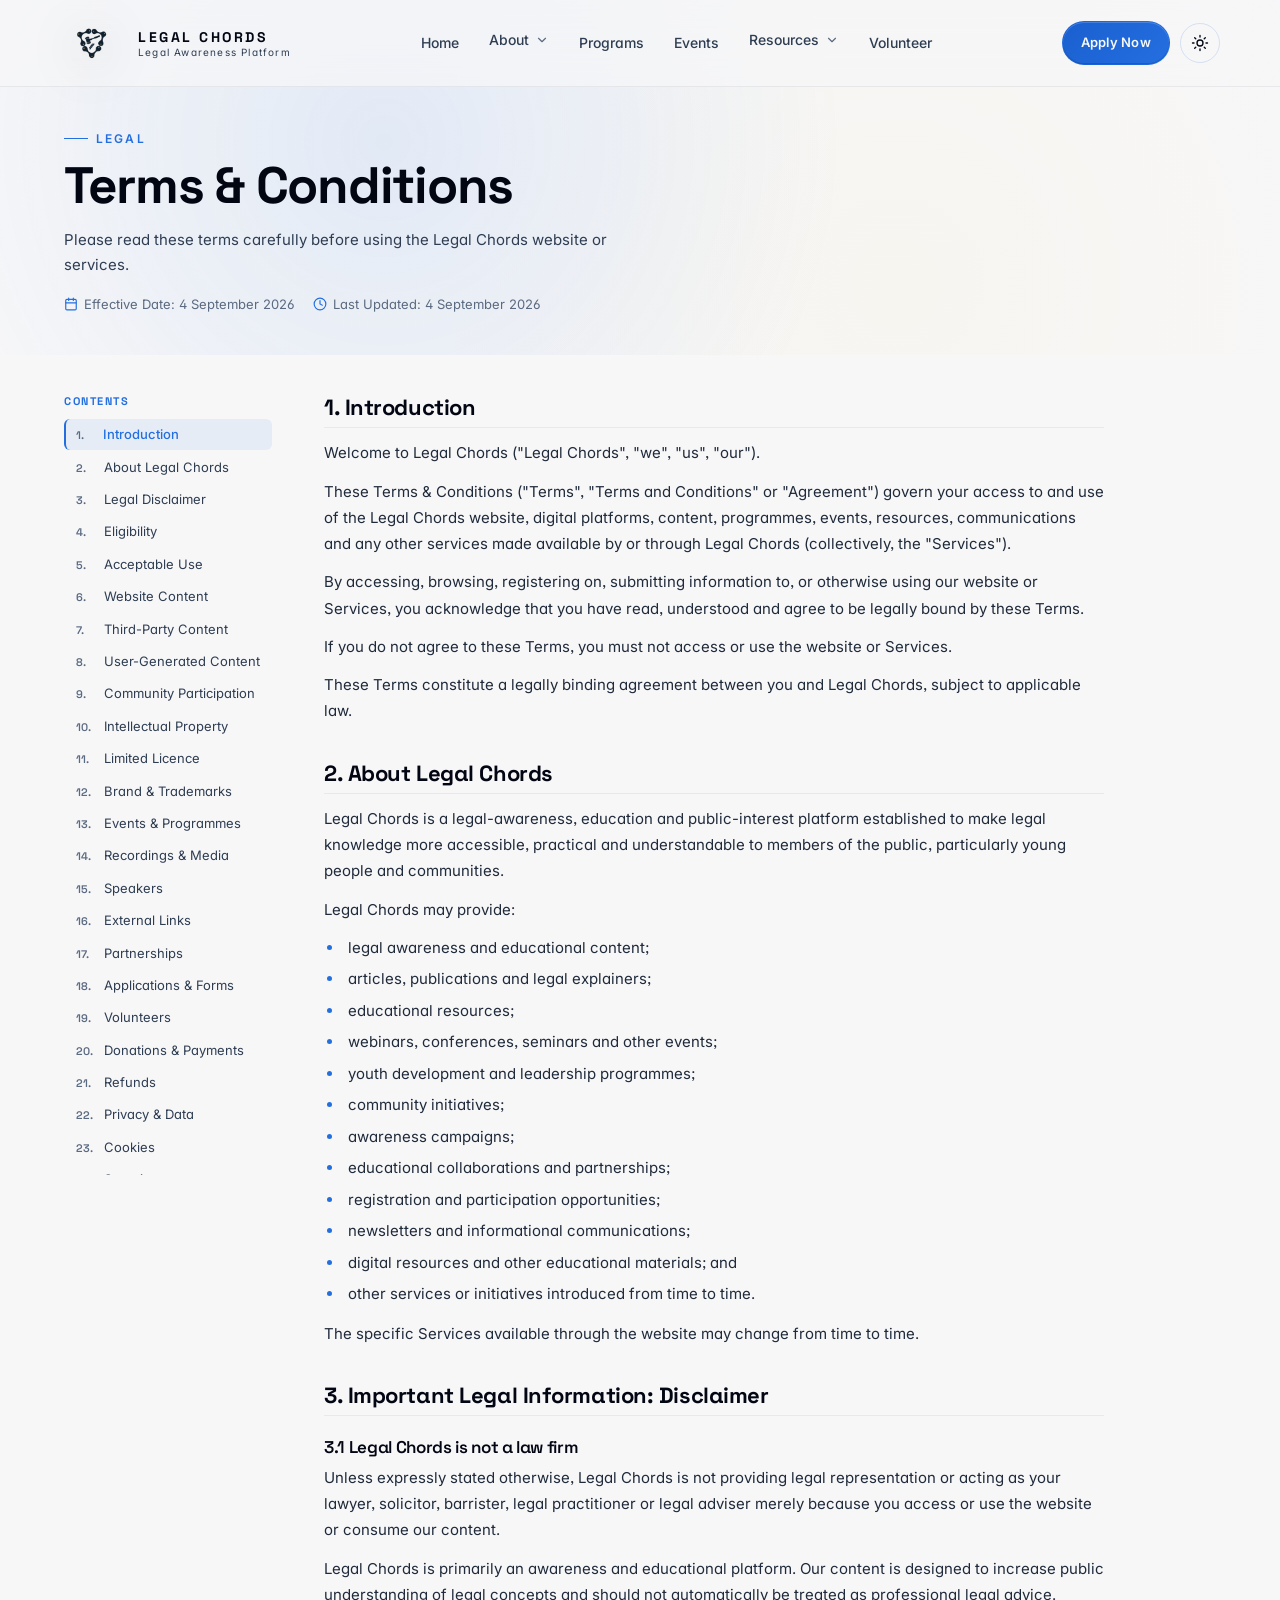
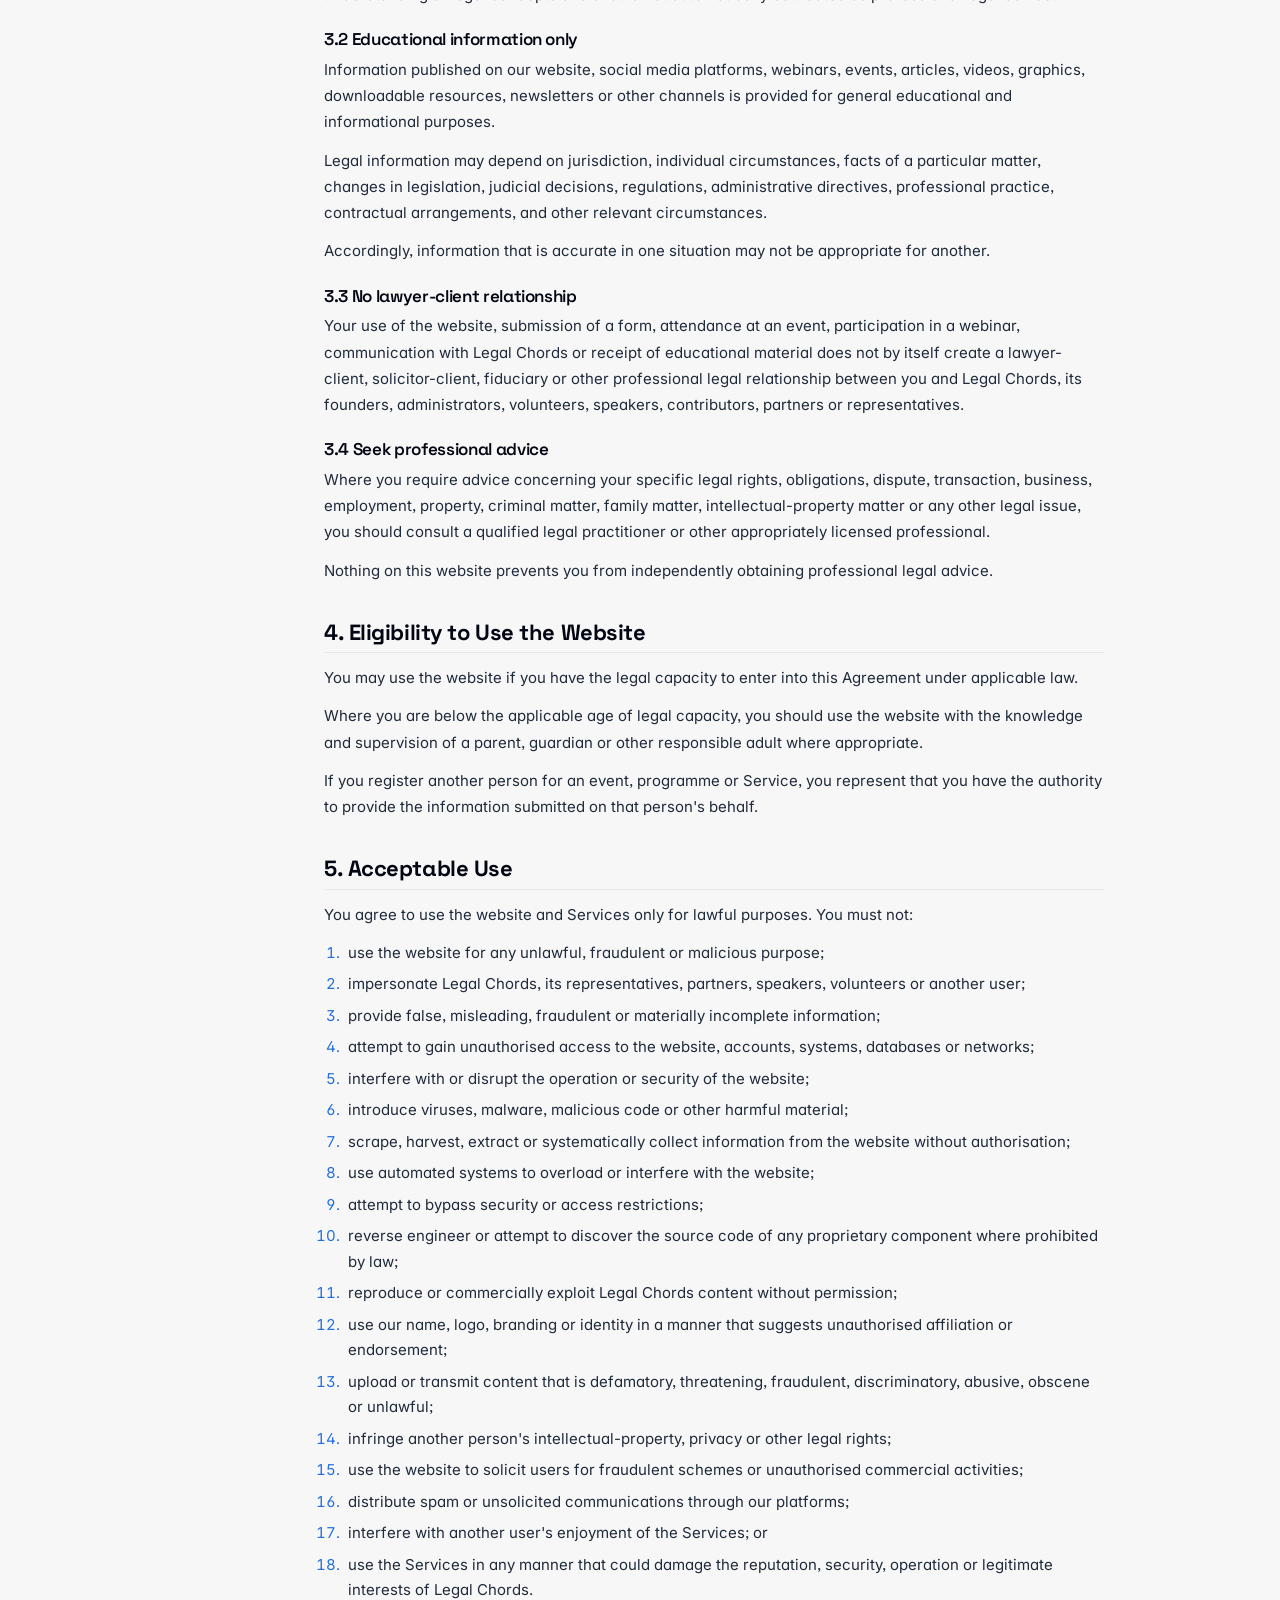
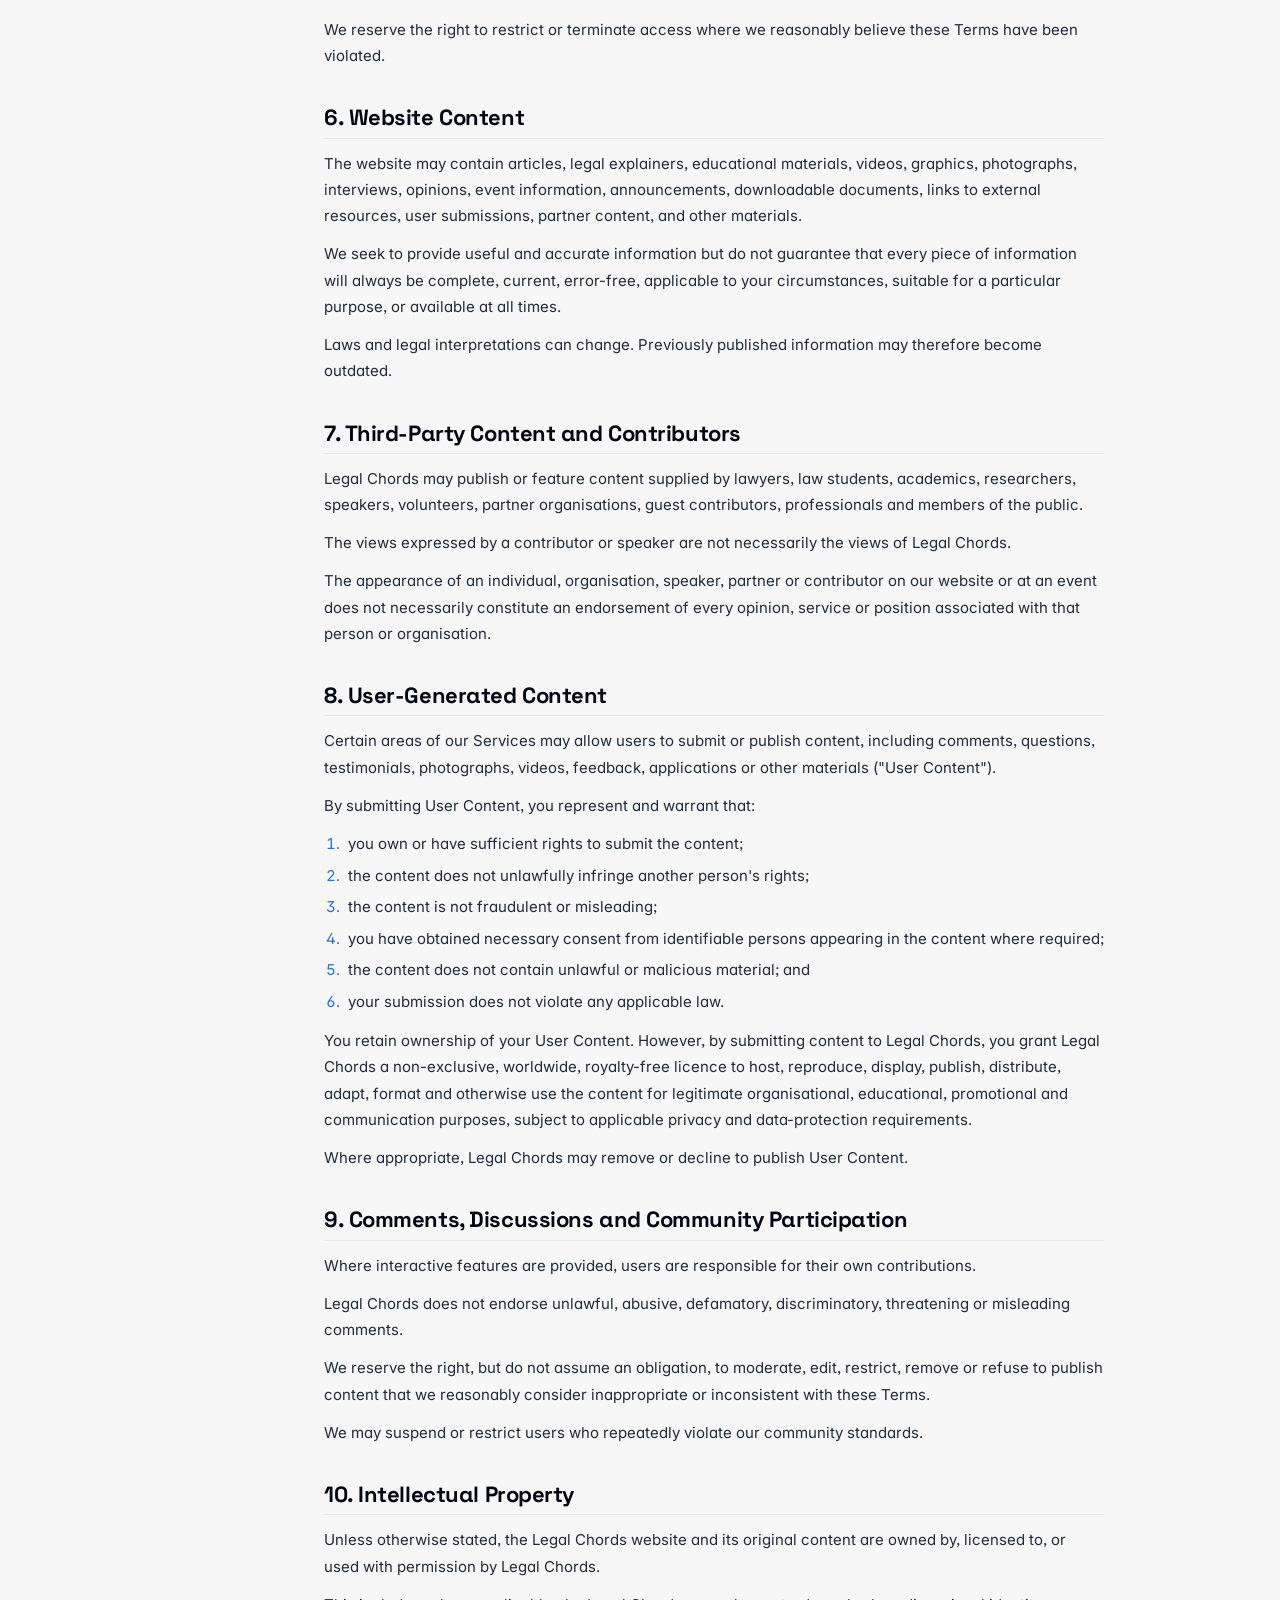
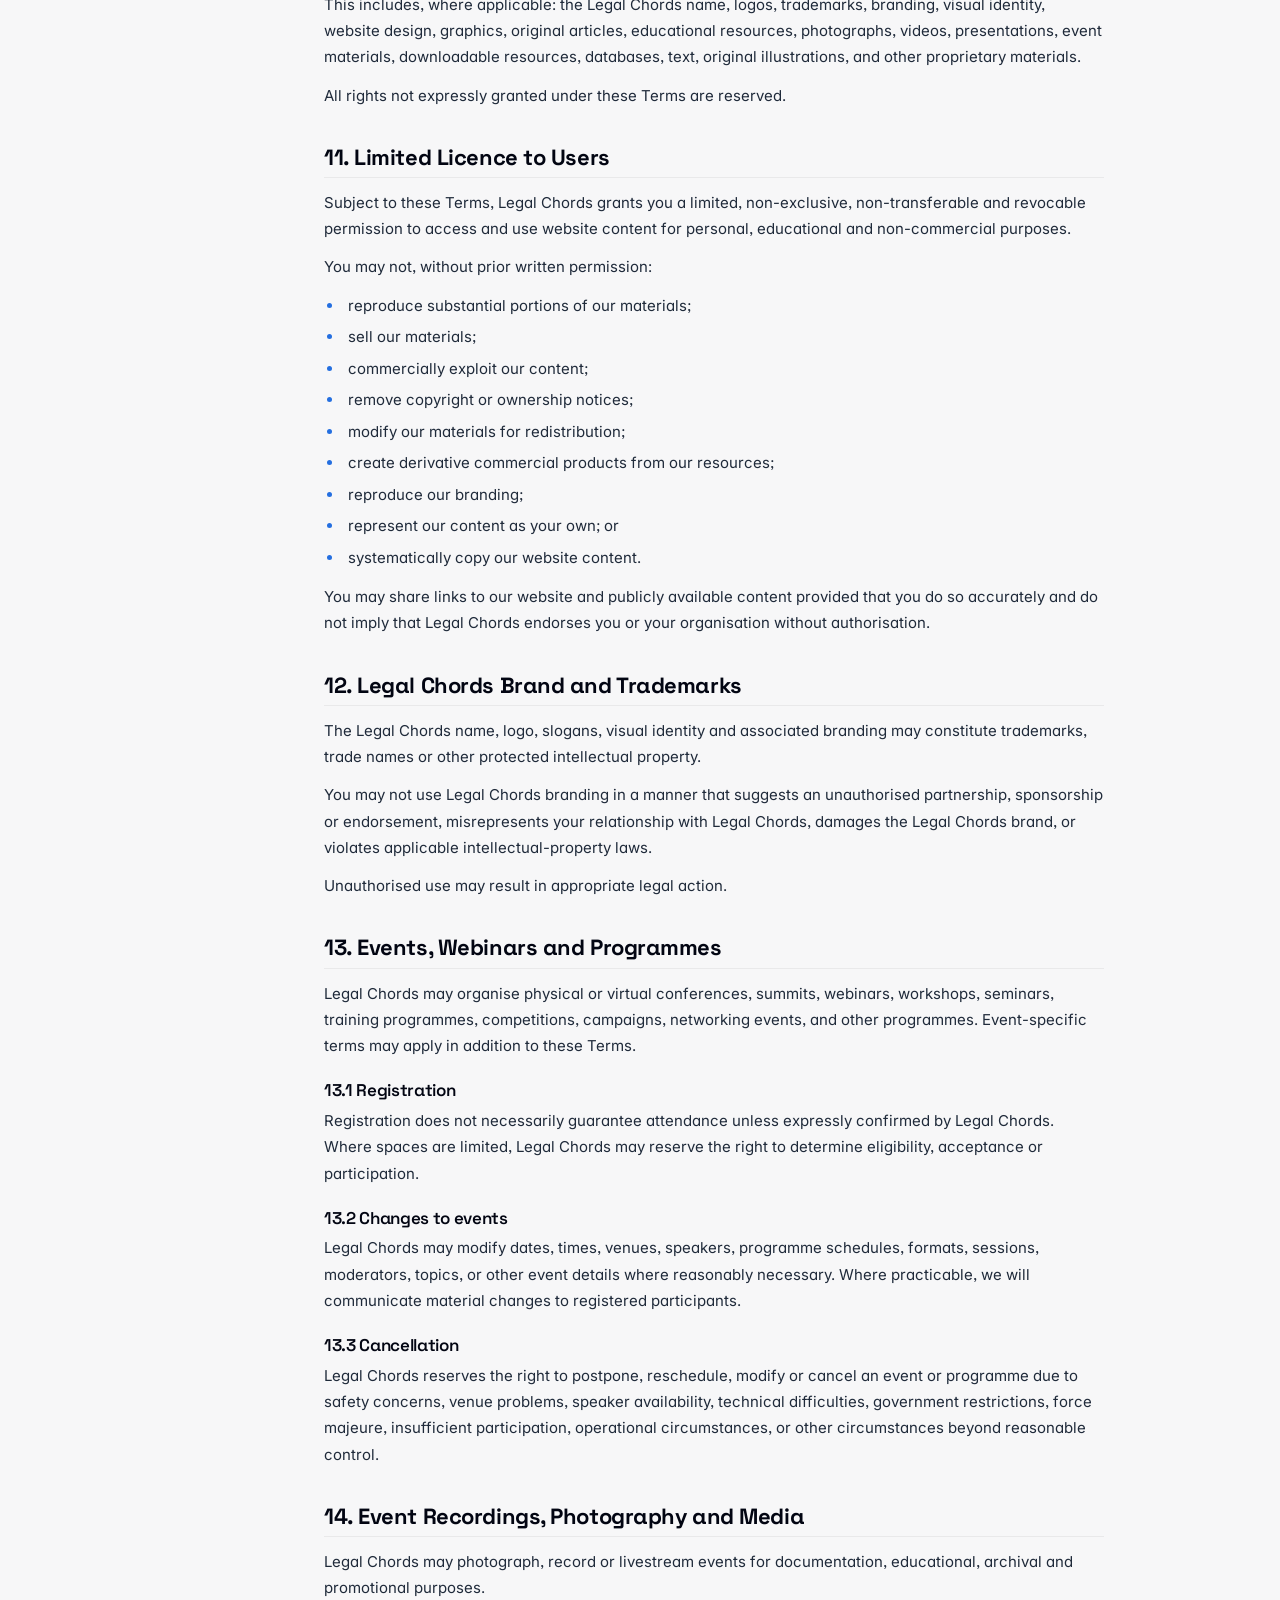
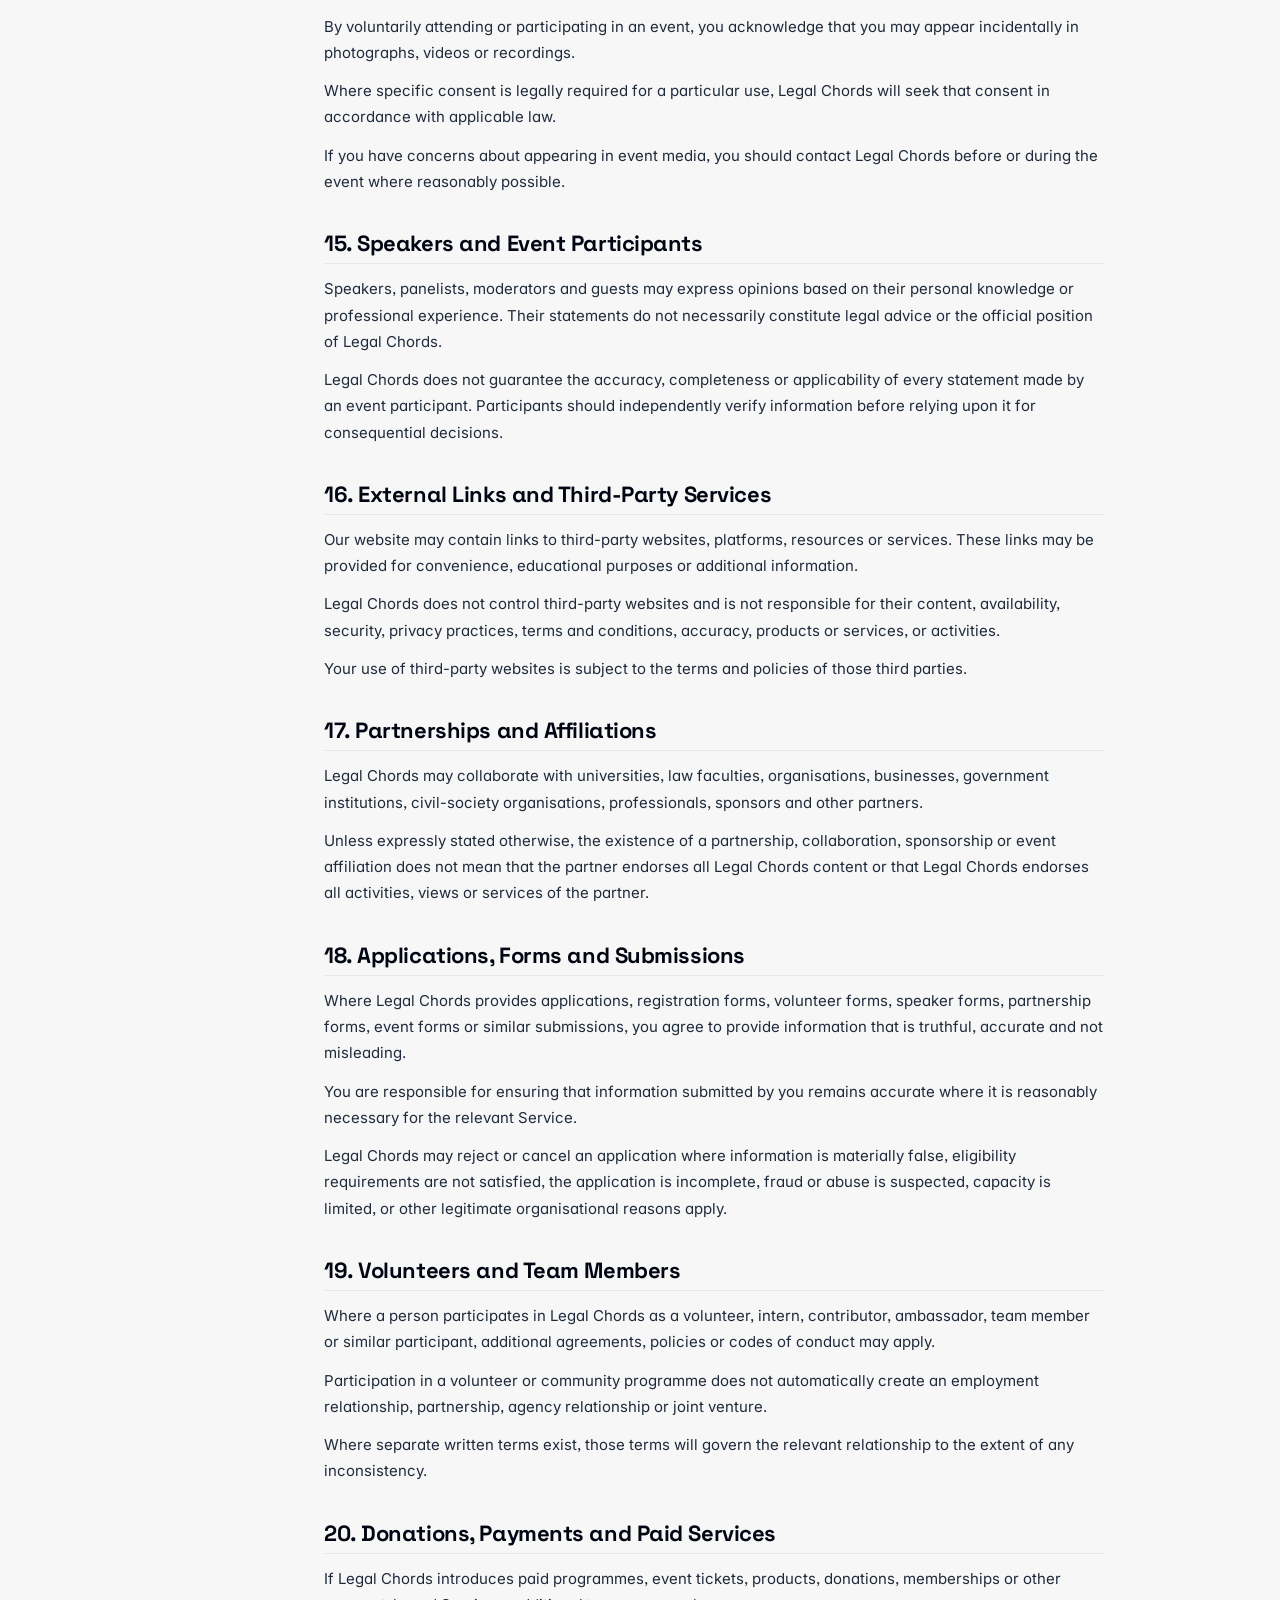
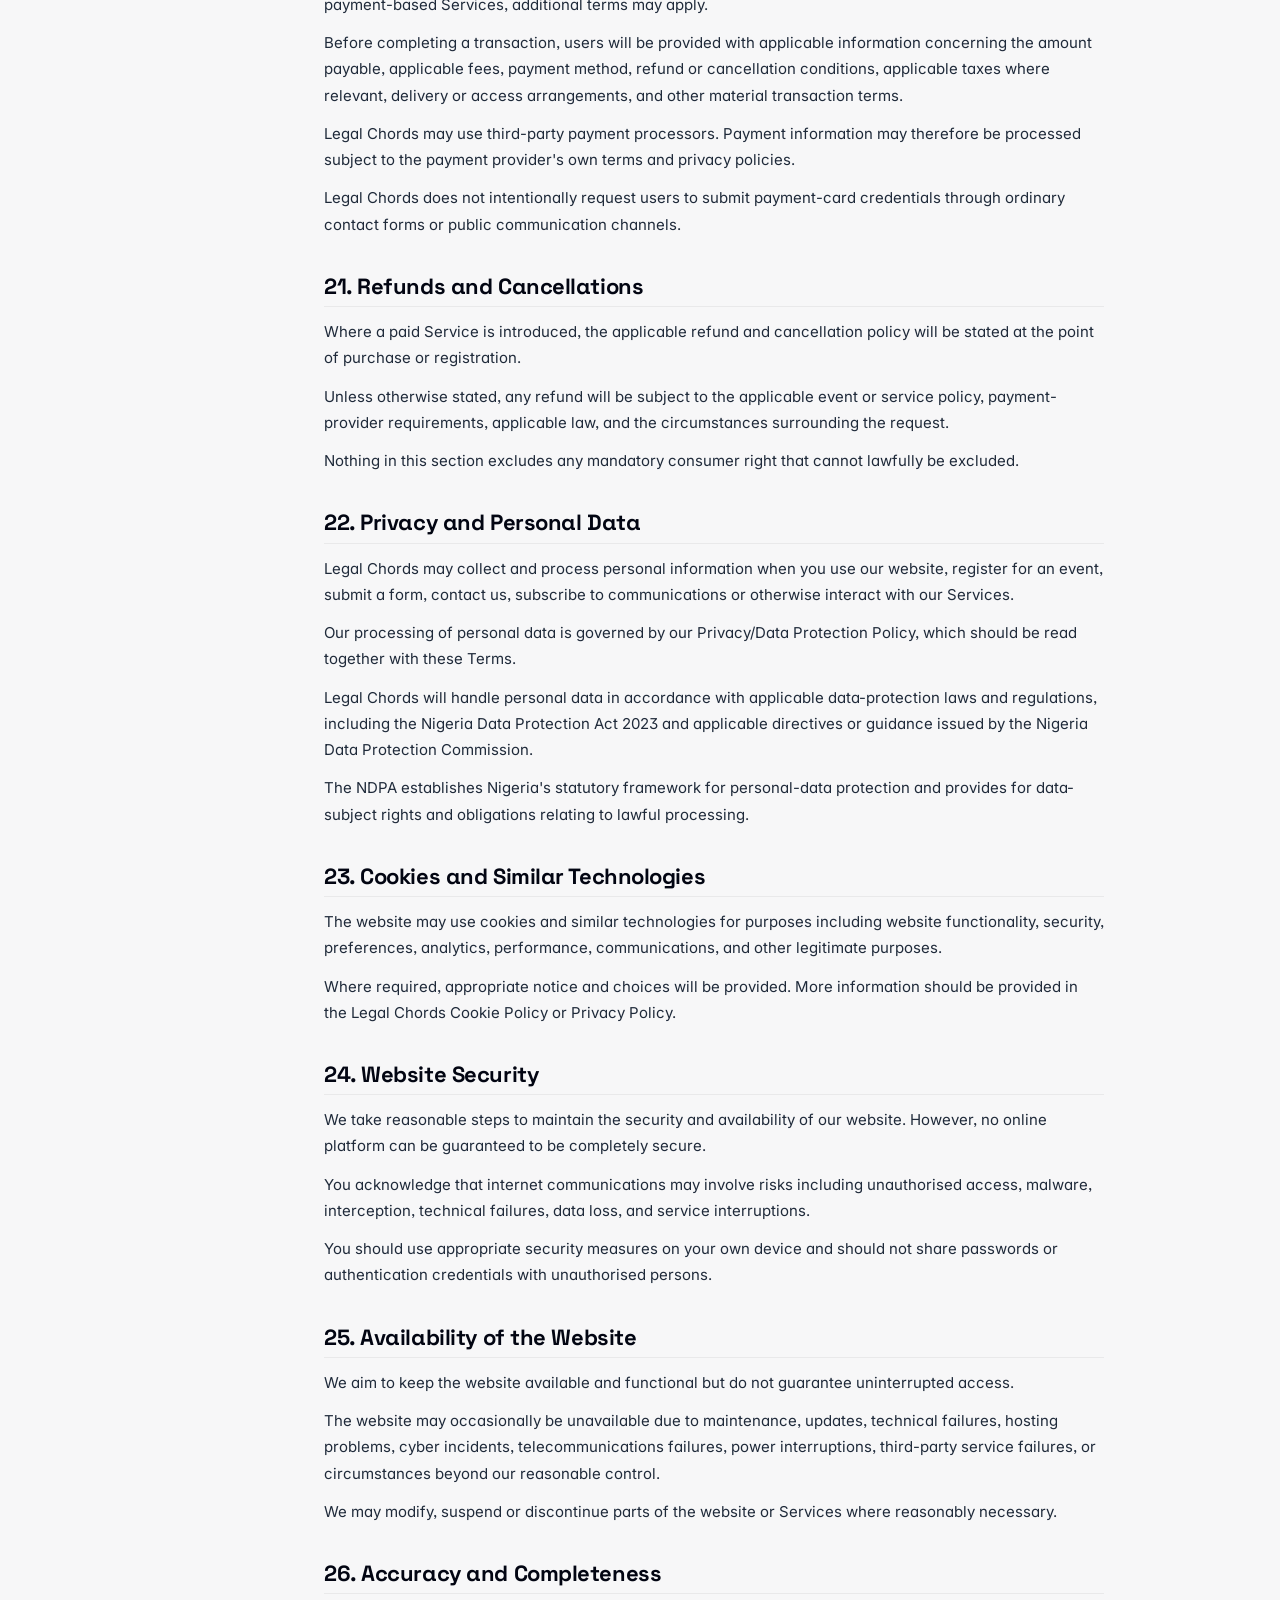
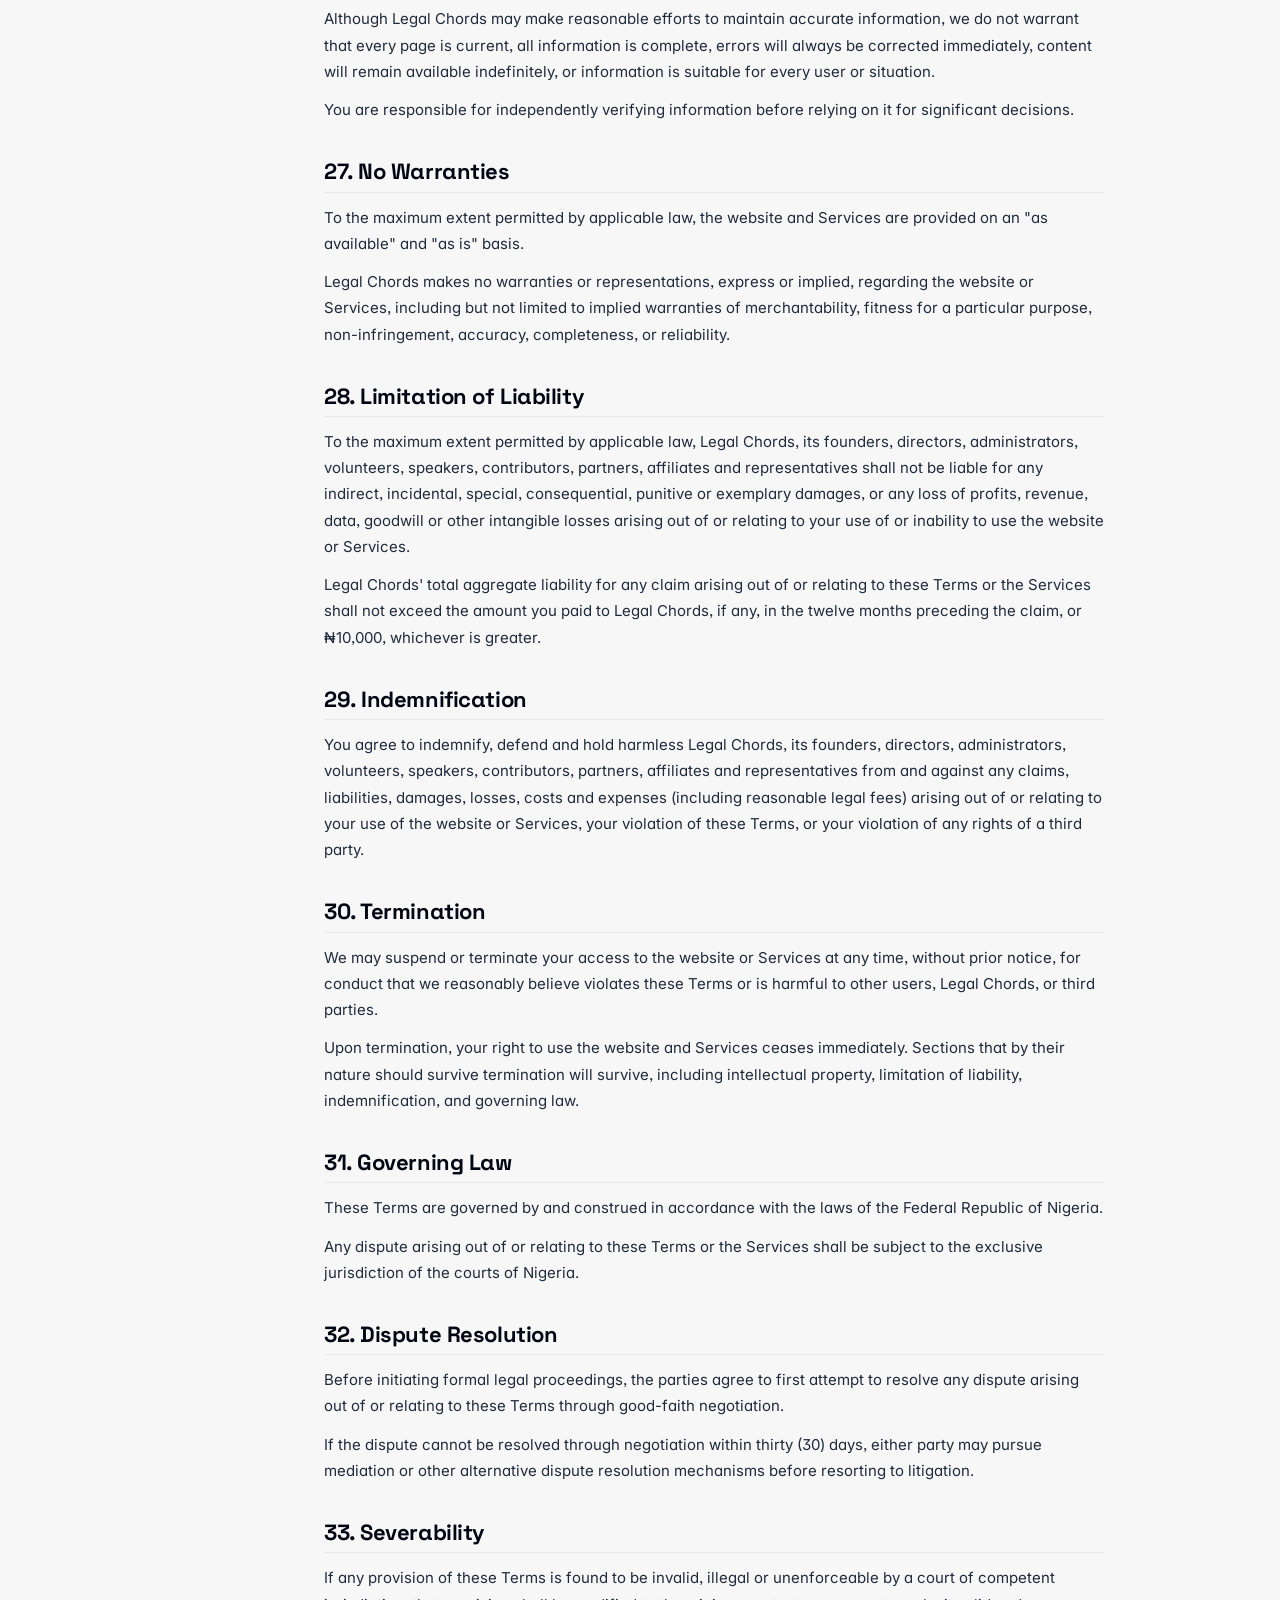
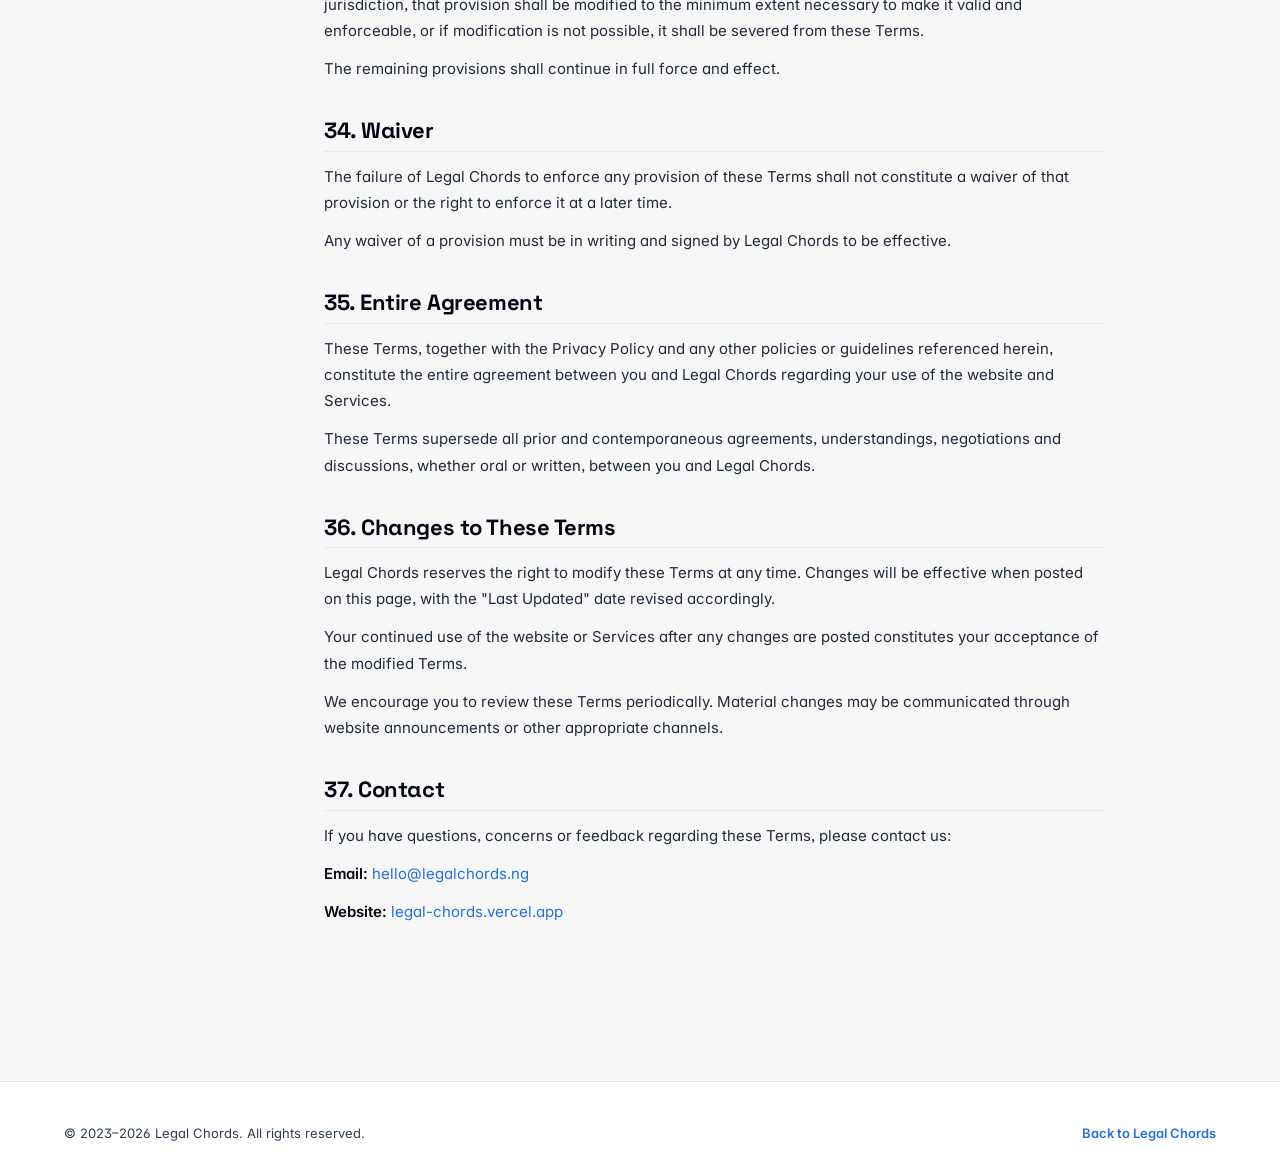
<file: terms.html>
<!DOCTYPE html>
<html lang="en">
<head>
<meta charset="UTF-8" />
<meta name="viewport" content="width=device-width, initial-scale=1.0" />
<meta name="description" content="Legal Chords Terms & Conditions — the rules governing your use of our website, services, content, events and programmes." />
<meta name="keywords" content="terms and conditions, terms of service, legal terms, Legal Chords" />
<meta name="author" content="Legal Chords" />
<meta property="og:title" content="Terms & Conditions — Legal Chords" />
<meta property="og:description" content="Read the terms governing your use of Legal Chords website, services, events and programmes." />
<meta property="og:type" content="website" />
<meta property="og:url" content="https://legal-chords.vercel.app/terms.html" />
<meta property="og:image" content="https://legal-chords.vercel.app/assets/legal-chords-logo-white.png" />
<meta property="og:image:width" content="1600" />
<meta property="og:image:height" content="1600" />
<meta property="og:site_name" content="Legal Chords" />
<meta name="twitter:card" content="summary_large_image" />
<meta name="twitter:site" content="@legalchords" />
<meta name="twitter:title" content="Terms & Conditions — Legal Chords" />
<meta name="twitter:description" content="Read the terms governing your use of Legal Chords website, services, events and programmes." />
<meta name="twitter:image" content="https://legal-chords.vercel.app/assets/legal-chords-logo-white.png" />
<meta name="google-site-verification" content="0inbGyO682Lv-2aoHBJSQZdp41aTqF5LddS6wJk_TA0" />
<meta name="robots" content="noindex" />
<title>Terms &amp; Conditions | Legal Chords</title>
<link rel="preconnect" href="https://fonts.googleapis.com" />
<link rel="preconnect" href="https://fonts.gstatic.com" crossorigin />
<link href="https://fonts.googleapis.com/css2?family=Inter:wght@300;400;500;600;700;800;900&family=Space+Grotesk:wght@400;500;600;700&family=Fraunces:opsz,wght@9..144,400;9..144,500;9..144,600;9..144,700&display=swap" rel="stylesheet" />
<link rel="stylesheet" href="css/styles.css" />
<link rel="stylesheet" href="css/terms.css" />
<meta name="theme-color" content="#020512" />
<link rel="icon" type="image/png" href="assets/legal-chords-logo-white.png" />
<link rel="apple-touch-icon" sizes="1600x1600" href="assets/legal-chords-logo-white.png" />

<script>
  (function () {
    try {
      var saved = localStorage.getItem('lc-theme');
      var theme = saved || (window.matchMedia('(prefers-color-scheme: light)').matches ? 'light' : 'dark');
      document.documentElement.setAttribute('data-theme', theme);
    } catch (e) {}
  })();
</script>
</head>
<body>

<!-- ============== NAVIGATION ============== -->
<header class="navbar" id="navbar">
  <div class="container nav-container">
    <a href="index.html#home" class="logo" aria-label="Legal Chords Home">
      <span class="logo-mark">
        <img class="logo-img" src="assets/legal-chords-logo.png" alt="Legal Chords logo">
      </span>
      <span class="logo-text">
        <span class="logo-title">LEGAL CHORDS</span>
        <span class="logo-sub">Legal Awareness Platform</span>
      </span>
    </a>

    <nav class="nav-links" id="navLinks" aria-label="Primary">
      <a href="index.html#home" class="nav-link">Home</a>

      <div class="nav-dropdown">
        <button type="button" class="nav-link nav-dropdown-toggle" aria-haspopup="true" aria-expanded="false">
          About
          <svg class="nav-caret" viewBox="0 0 24 24" fill="none" stroke="currentColor" stroke-width="2" stroke-linecap="round" stroke-linejoin="round"><path d="M6 9l6 6 6-6"/></svg>
        </button>
        <div class="nav-dropdown-menu">
          <a href="index.html#about" class="nav-link nav-dropdown-item">About Us</a>
          <a href="index.html#what-we-do" class="nav-link nav-dropdown-item">What We Do</a>
          <a href="index.html#impact" class="nav-link nav-dropdown-item">Our Impact</a>
        </div>
      </div>

      <a href="index.html#programs" class="nav-link">Programs</a>
      <a href="index.html#events" class="nav-link">Events</a>

      <div class="nav-dropdown">
        <button type="button" class="nav-link nav-dropdown-toggle" aria-haspopup="true" aria-expanded="false">
          Resources
          <svg class="nav-caret" viewBox="0 0 24 24" fill="none" stroke="currentColor" stroke-width="2" stroke-linecap="round" stroke-linejoin="round"><path d="M6 9l6 6 6-6"/></svg>
        </button>
        <div class="nav-dropdown-menu">
          <a href="index.html#resources" class="nav-link nav-dropdown-item">Resource Hub</a>
          <a href="dictionary.html" class="nav-link nav-dropdown-item">Legal Dictionary</a>
          <a href="terms.html" class="nav-link nav-dropdown-item active">Terms &amp; Conditions</a>
        </div>
      </div>

      <a href="volunteer.html" class="nav-link">Volunteer</a>

      <a href="volunteer-apply.html" class="btn btn-primary nav-cta-mobile">Apply Now</a>
    </nav>

    <div class="nav-actions">
      <a href="volunteer-apply.html" class="btn btn-primary nav-cta">Apply Now</a>

      <button type="button" class="theme-toggle" id="themeToggle" aria-label="Toggle theme" title="Toggle light/dark mode">
        <svg class="icon-moon" viewBox="0 0 24 24" fill="none" stroke="currentColor" stroke-width="1.8" stroke-linecap="round" stroke-linejoin="round" aria-hidden="true">
          <path d="M21 12.79A9 9 0 1 1 11.21 3 7 7 0 0 0 21 12.79z"/>
        </svg>
        <svg class="icon-sun" viewBox="0 0 24 24" fill="none" stroke="currentColor" stroke-width="1.8" stroke-linecap="round" stroke-linejoin="round" aria-hidden="true">
          <circle cx="12" cy="12" r="4"/>
          <path d="M12 2v2M12 20v2M4.93 4.93l1.41 1.41M17.66 17.66l1.41 1.41M2 12h2M20 12h2M4.93 19.07l1.41-1.41M17.66 6.34l1.41-1.41"/>
        </svg>
      </button>

      <button type="button" class="hamburger" id="hamburger" aria-label="Toggle menu" aria-expanded="false">
        <span></span><span></span><span></span>
      </button>
    </div>
  </div>
</header>

<!-- ============== TERMS HERO ============== -->
<section class="terms-hero" role="banner">
  <div class="container">
    <span class="eyebrow">Legal</span>
    <h1>Terms &amp; Conditions</h1>
    <p>Please read these terms carefully before using the Legal Chords website or services.</p>
    <div class="terms-meta">
      <span>
        <svg viewBox="0 0 24 24" fill="none" stroke="currentColor" stroke-width="2" stroke-linecap="round"><rect x="3" y="4" width="18" height="18" rx="2"/><path d="M16 2v4M8 2v4M3 10h18"/></svg>
        Effective Date: 4 September 2026
      </span>
      <span>
        <svg viewBox="0 0 24 24" fill="none" stroke="currentColor" stroke-width="2" stroke-linecap="round"><circle cx="12" cy="12" r="10"/><path d="M12 6v6l4 2"/></svg>
        Last Updated: 4 September 2026
      </span>
    </div>
  </div>
</section>

<!-- ============== TERMS BODY ============== -->
<main class="section terms-main" id="main" role="main">
  <div class="container">
    <div class="terms-layout">

      <!-- TABLE OF CONTENTS -->
      <aside class="terms-toc" aria-label="Table of contents">
        <h4>Contents</h4>
        <ol class="terms-toc-list" id="termsTOC">
          <li><a href="#s1"><span class="toc-num">1.</span> Introduction</a></li>
          <li><a href="#s2"><span class="toc-num">2.</span> About Legal Chords</a></li>
          <li><a href="#s3"><span class="toc-num">3.</span> Legal Disclaimer</a></li>
          <li><a href="#s4"><span class="toc-num">4.</span> Eligibility</a></li>
          <li><a href="#s5"><span class="toc-num">5.</span> Acceptable Use</a></li>
          <li><a href="#s6"><span class="toc-num">6.</span> Website Content</a></li>
          <li><a href="#s7"><span class="toc-num">7.</span> Third-Party Content</a></li>
          <li><a href="#s8"><span class="toc-num">8.</span> User-Generated Content</a></li>
          <li><a href="#s9"><span class="toc-num">9.</span> Community Participation</a></li>
          <li><a href="#s10"><span class="toc-num">10.</span> Intellectual Property</a></li>
          <li><a href="#s11"><span class="toc-num">11.</span> Limited Licence</a></li>
          <li><a href="#s12"><span class="toc-num">12.</span> Brand &amp; Trademarks</a></li>
          <li><a href="#s13"><span class="toc-num">13.</span> Events &amp; Programmes</a></li>
          <li><a href="#s14"><span class="toc-num">14.</span> Recordings &amp; Media</a></li>
          <li><a href="#s15"><span class="toc-num">15.</span> Speakers</a></li>
          <li><a href="#s16"><span class="toc-num">16.</span> External Links</a></li>
          <li><a href="#s17"><span class="toc-num">17.</span> Partnerships</a></li>
          <li><a href="#s18"><span class="toc-num">18.</span> Applications &amp; Forms</a></li>
          <li><a href="#s19"><span class="toc-num">19.</span> Volunteers</a></li>
          <li><a href="#s20"><span class="toc-num">20.</span> Donations &amp; Payments</a></li>
          <li><a href="#s21"><span class="toc-num">21.</span> Refunds</a></li>
          <li><a href="#s22"><span class="toc-num">22.</span> Privacy &amp; Data</a></li>
          <li><a href="#s23"><span class="toc-num">23.</span> Cookies</a></li>
          <li><a href="#s24"><span class="toc-num">24.</span> Security</a></li>
          <li><a href="#s25"><span class="toc-num">25.</span> Availability</a></li>
          <li><a href="#s26"><span class="toc-num">26.</span> Accuracy</a></li>
          <li><a href="#s27"><span class="toc-num">27.</span> No Warranties</a></li>
          <li><a href="#s28"><span class="toc-num">28.</span> Limitation of Liability</a></li>
          <li><a href="#s29"><span class="toc-num">29.</span> Indemnification</a></li>
          <li><a href="#s30"><span class="toc-num">30.</span> Termination</a></li>
          <li><a href="#s31"><span class="toc-num">31.</span> Governing Law</a></li>
          <li><a href="#s32"><span class="toc-num">32.</span> Dispute Resolution</a></li>
          <li><a href="#s33"><span class="toc-num">33.</span> Severability</a></li>
          <li><a href="#s34"><span class="toc-num">34.</span> Waiver</a></li>
          <li><a href="#s35"><span class="toc-num">35.</span> Entire Agreement</a></li>
          <li><a href="#s36"><span class="toc-num">36.</span> Changes to These Terms</a></li>
          <li><a href="#s37"><span class="toc-num">37.</span> Contact</a></li>
        </ol>
      </aside>

      <!-- TERMS CONTENT -->
      <article class="terms-content">

        <h2 id="s1">1. Introduction</h2>
        <p>Welcome to Legal Chords ("Legal Chords", "we", "us", "our").</p>
        <p>These Terms &amp; Conditions ("Terms", "Terms and Conditions" or "Agreement") govern your access to and use of the Legal Chords website, digital platforms, content, programmes, events, resources, communications and any other services made available by or through Legal Chords (collectively, the "Services").</p>
        <p>By accessing, browsing, registering on, submitting information to, or otherwise using our website or Services, you acknowledge that you have read, understood and agree to be legally bound by these Terms.</p>
        <p>If you do not agree to these Terms, you must not access or use the website or Services.</p>
        <p>These Terms constitute a legally binding agreement between you and Legal Chords, subject to applicable law.</p>

        <h2 id="s2">2. About Legal Chords</h2>
        <p>Legal Chords is a legal-awareness, education and public-interest platform established to make legal knowledge more accessible, practical and understandable to members of the public, particularly young people and communities.</p>
        <p>Legal Chords may provide:</p>
        <ul>
          <li>legal awareness and educational content;</li>
          <li>articles, publications and legal explainers;</li>
          <li>educational resources;</li>
          <li>webinars, conferences, seminars and other events;</li>
          <li>youth development and leadership programmes;</li>
          <li>community initiatives;</li>
          <li>awareness campaigns;</li>
          <li>educational collaborations and partnerships;</li>
          <li>registration and participation opportunities;</li>
          <li>newsletters and informational communications;</li>
          <li>digital resources and other educational materials; and</li>
          <li>other services or initiatives introduced from time to time.</li>
        </ul>
        <p>The specific Services available through the website may change from time to time.</p>

        <h2 id="s3">3. Important Legal Information: Disclaimer</h2>
        <h3>3.1 Legal Chords is not a law firm</h3>
        <p>Unless expressly stated otherwise, Legal Chords is not providing legal representation or acting as your lawyer, solicitor, barrister, legal practitioner or legal adviser merely because you access or use the website or consume our content.</p>
        <p>Legal Chords is primarily an awareness and educational platform. Our content is designed to increase public understanding of legal concepts and should not automatically be treated as professional legal advice.</p>
        <h3>3.2 Educational information only</h3>
        <p>Information published on our website, social media platforms, webinars, events, articles, videos, graphics, downloadable resources, newsletters or other channels is provided for general educational and informational purposes.</p>
        <p>Legal information may depend on jurisdiction, individual circumstances, facts of a particular matter, changes in legislation, judicial decisions, regulations, administrative directives, professional practice, contractual arrangements, and other relevant circumstances.</p>
        <p>Accordingly, information that is accurate in one situation may not be appropriate for another.</p>
        <h3>3.3 No lawyer-client relationship</h3>
        <p>Your use of the website, submission of a form, attendance at an event, participation in a webinar, communication with Legal Chords or receipt of educational material does not by itself create a lawyer-client, solicitor-client, fiduciary or other professional legal relationship between you and Legal Chords, its founders, administrators, volunteers, speakers, contributors, partners or representatives.</p>
        <h3>3.4 Seek professional advice</h3>
        <p>Where you require advice concerning your specific legal rights, obligations, dispute, transaction, business, employment, property, criminal matter, family matter, intellectual-property matter or any other legal issue, you should consult a qualified legal practitioner or other appropriately licensed professional.</p>
        <p>Nothing on this website prevents you from independently obtaining professional legal advice.</p>

        <h2 id="s4">4. Eligibility to Use the Website</h2>
        <p>You may use the website if you have the legal capacity to enter into this Agreement under applicable law.</p>
        <p>Where you are below the applicable age of legal capacity, you should use the website with the knowledge and supervision of a parent, guardian or other responsible adult where appropriate.</p>
        <p>If you register another person for an event, programme or Service, you represent that you have the authority to provide the information submitted on that person's behalf.</p>

        <h2 id="s5">5. Acceptable Use</h2>
        <p>You agree to use the website and Services only for lawful purposes. You must not:</p>
        <ol>
          <li>use the website for any unlawful, fraudulent or malicious purpose;</li>
          <li>impersonate Legal Chords, its representatives, partners, speakers, volunteers or another user;</li>
          <li>provide false, misleading, fraudulent or materially incomplete information;</li>
          <li>attempt to gain unauthorised access to the website, accounts, systems, databases or networks;</li>
          <li>interfere with or disrupt the operation or security of the website;</li>
          <li>introduce viruses, malware, malicious code or other harmful material;</li>
          <li>scrape, harvest, extract or systematically collect information from the website without authorisation;</li>
          <li>use automated systems to overload or interfere with the website;</li>
          <li>attempt to bypass security or access restrictions;</li>
          <li>reverse engineer or attempt to discover the source code of any proprietary component where prohibited by law;</li>
          <li>reproduce or commercially exploit Legal Chords content without permission;</li>
          <li>use our name, logo, branding or identity in a manner that suggests unauthorised affiliation or endorsement;</li>
          <li>upload or transmit content that is defamatory, threatening, fraudulent, discriminatory, abusive, obscene or unlawful;</li>
          <li>infringe another person's intellectual-property, privacy or other legal rights;</li>
          <li>use the website to solicit users for fraudulent schemes or unauthorised commercial activities;</li>
          <li>distribute spam or unsolicited communications through our platforms;</li>
          <li>interfere with another user's enjoyment of the Services; or</li>
          <li>use the Services in any manner that could damage the reputation, security, operation or legitimate interests of Legal Chords.</li>
        </ol>
        <p>We reserve the right to restrict or terminate access where we reasonably believe these Terms have been violated.</p>

        <h2 id="s6">6. Website Content</h2>
        <p>The website may contain articles, legal explainers, educational materials, videos, graphics, photographs, interviews, opinions, event information, announcements, downloadable documents, links to external resources, user submissions, partner content, and other materials.</p>
        <p>We seek to provide useful and accurate information but do not guarantee that every piece of information will always be complete, current, error-free, applicable to your circumstances, suitable for a particular purpose, or available at all times.</p>
        <p>Laws and legal interpretations can change. Previously published information may therefore become outdated.</p>

        <h2 id="s7">7. Third-Party Content and Contributors</h2>
        <p>Legal Chords may publish or feature content supplied by lawyers, law students, academics, researchers, speakers, volunteers, partner organisations, guest contributors, professionals and members of the public.</p>
        <p>The views expressed by a contributor or speaker are not necessarily the views of Legal Chords.</p>
        <p>The appearance of an individual, organisation, speaker, partner or contributor on our website or at an event does not necessarily constitute an endorsement of every opinion, service or position associated with that person or organisation.</p>

        <h2 id="s8">8. User-Generated Content</h2>
        <p>Certain areas of our Services may allow users to submit or publish content, including comments, questions, testimonials, photographs, videos, feedback, applications or other materials ("User Content").</p>
        <p>By submitting User Content, you represent and warrant that:</p>
        <ol>
          <li>you own or have sufficient rights to submit the content;</li>
          <li>the content does not unlawfully infringe another person's rights;</li>
          <li>the content is not fraudulent or misleading;</li>
          <li>you have obtained necessary consent from identifiable persons appearing in the content where required;</li>
          <li>the content does not contain unlawful or malicious material; and</li>
          <li>your submission does not violate any applicable law.</li>
        </ol>
        <p>You retain ownership of your User Content. However, by submitting content to Legal Chords, you grant Legal Chords a non-exclusive, worldwide, royalty-free licence to host, reproduce, display, publish, distribute, adapt, format and otherwise use the content for legitimate organisational, educational, promotional and communication purposes, subject to applicable privacy and data-protection requirements.</p>
        <p>Where appropriate, Legal Chords may remove or decline to publish User Content.</p>

        <h2 id="s9">9. Comments, Discussions and Community Participation</h2>
        <p>Where interactive features are provided, users are responsible for their own contributions.</p>
        <p>Legal Chords does not endorse unlawful, abusive, defamatory, discriminatory, threatening or misleading comments.</p>
        <p>We reserve the right, but do not assume an obligation, to moderate, edit, restrict, remove or refuse to publish content that we reasonably consider inappropriate or inconsistent with these Terms.</p>
        <p>We may suspend or restrict users who repeatedly violate our community standards.</p>

        <h2 id="s10">10. Intellectual Property</h2>
        <p>Unless otherwise stated, the Legal Chords website and its original content are owned by, licensed to, or used with permission by Legal Chords.</p>
        <p>This includes, where applicable: the Legal Chords name, logos, trademarks, branding, visual identity, website design, graphics, original articles, educational resources, photographs, videos, presentations, event materials, downloadable resources, databases, text, original illustrations, and other proprietary materials.</p>
        <p>All rights not expressly granted under these Terms are reserved.</p>

        <h2 id="s11">11. Limited Licence to Users</h2>
        <p>Subject to these Terms, Legal Chords grants you a limited, non-exclusive, non-transferable and revocable permission to access and use website content for personal, educational and non-commercial purposes.</p>
        <p>You may not, without prior written permission:</p>
        <ul>
          <li>reproduce substantial portions of our materials;</li>
          <li>sell our materials;</li>
          <li>commercially exploit our content;</li>
          <li>remove copyright or ownership notices;</li>
          <li>modify our materials for redistribution;</li>
          <li>create derivative commercial products from our resources;</li>
          <li>reproduce our branding;</li>
          <li>represent our content as your own; or</li>
          <li>systematically copy our website content.</li>
        </ul>
        <p>You may share links to our website and publicly available content provided that you do so accurately and do not imply that Legal Chords endorses you or your organisation without authorisation.</p>

        <h2 id="s12">12. Legal Chords Brand and Trademarks</h2>
        <p>The Legal Chords name, logo, slogans, visual identity and associated branding may constitute trademarks, trade names or other protected intellectual property.</p>
        <p>You may not use Legal Chords branding in a manner that suggests an unauthorised partnership, sponsorship or endorsement, misrepresents your relationship with Legal Chords, damages the Legal Chords brand, or violates applicable intellectual-property laws.</p>
        <p>Unauthorised use may result in appropriate legal action.</p>

        <h2 id="s13">13. Events, Webinars and Programmes</h2>
        <p>Legal Chords may organise physical or virtual conferences, summits, webinars, workshops, seminars, training programmes, competitions, campaigns, networking events, and other programmes. Event-specific terms may apply in addition to these Terms.</p>
        <h3>13.1 Registration</h3>
        <p>Registration does not necessarily guarantee attendance unless expressly confirmed by Legal Chords. Where spaces are limited, Legal Chords may reserve the right to determine eligibility, acceptance or participation.</p>
        <h3>13.2 Changes to events</h3>
        <p>Legal Chords may modify dates, times, venues, speakers, programme schedules, formats, sessions, moderators, topics, or other event details where reasonably necessary. Where practicable, we will communicate material changes to registered participants.</p>
        <h3>13.3 Cancellation</h3>
        <p>Legal Chords reserves the right to postpone, reschedule, modify or cancel an event or programme due to safety concerns, venue problems, speaker availability, technical difficulties, government restrictions, force majeure, insufficient participation, operational circumstances, or other circumstances beyond reasonable control.</p>

        <h2 id="s14">14. Event Recordings, Photography and Media</h2>
        <p>Legal Chords may photograph, record or livestream events for documentation, educational, archival and promotional purposes.</p>
        <p>By voluntarily attending or participating in an event, you acknowledge that you may appear incidentally in photographs, videos or recordings.</p>
        <p>Where specific consent is legally required for a particular use, Legal Chords will seek that consent in accordance with applicable law.</p>
        <p>If you have concerns about appearing in event media, you should contact Legal Chords before or during the event where reasonably possible.</p>

        <h2 id="s15">15. Speakers and Event Participants</h2>
        <p>Speakers, panelists, moderators and guests may express opinions based on their personal knowledge or professional experience. Their statements do not necessarily constitute legal advice or the official position of Legal Chords.</p>
        <p>Legal Chords does not guarantee the accuracy, completeness or applicability of every statement made by an event participant. Participants should independently verify information before relying upon it for consequential decisions.</p>

        <h2 id="s16">16. External Links and Third-Party Services</h2>
        <p>Our website may contain links to third-party websites, platforms, resources or services. These links may be provided for convenience, educational purposes or additional information.</p>
        <p>Legal Chords does not control third-party websites and is not responsible for their content, availability, security, privacy practices, terms and conditions, accuracy, products or services, or activities.</p>
        <p>Your use of third-party websites is subject to the terms and policies of those third parties.</p>

        <h2 id="s17">17. Partnerships and Affiliations</h2>
        <p>Legal Chords may collaborate with universities, law faculties, organisations, businesses, government institutions, civil-society organisations, professionals, sponsors and other partners.</p>
        <p>Unless expressly stated otherwise, the existence of a partnership, collaboration, sponsorship or event affiliation does not mean that the partner endorses all Legal Chords content or that Legal Chords endorses all activities, views or services of the partner.</p>

        <h2 id="s18">18. Applications, Forms and Submissions</h2>
        <p>Where Legal Chords provides applications, registration forms, volunteer forms, speaker forms, partnership forms, event forms or similar submissions, you agree to provide information that is truthful, accurate and not misleading.</p>
        <p>You are responsible for ensuring that information submitted by you remains accurate where it is reasonably necessary for the relevant Service.</p>
        <p>Legal Chords may reject or cancel an application where information is materially false, eligibility requirements are not satisfied, the application is incomplete, fraud or abuse is suspected, capacity is limited, or other legitimate organisational reasons apply.</p>

        <h2 id="s19">19. Volunteers and Team Members</h2>
        <p>Where a person participates in Legal Chords as a volunteer, intern, contributor, ambassador, team member or similar participant, additional agreements, policies or codes of conduct may apply.</p>
        <p>Participation in a volunteer or community programme does not automatically create an employment relationship, partnership, agency relationship or joint venture.</p>
        <p>Where separate written terms exist, those terms will govern the relevant relationship to the extent of any inconsistency.</p>

        <h2 id="s20">20. Donations, Payments and Paid Services</h2>
        <p>If Legal Chords introduces paid programmes, event tickets, products, donations, memberships or other payment-based Services, additional terms may apply.</p>
        <p>Before completing a transaction, users will be provided with applicable information concerning the amount payable, applicable fees, payment method, refund or cancellation conditions, applicable taxes where relevant, delivery or access arrangements, and other material transaction terms.</p>
        <p>Legal Chords may use third-party payment processors. Payment information may therefore be processed subject to the payment provider's own terms and privacy policies.</p>
        <p>Legal Chords does not intentionally request users to submit payment-card credentials through ordinary contact forms or public communication channels.</p>

        <h2 id="s21">21. Refunds and Cancellations</h2>
        <p>Where a paid Service is introduced, the applicable refund and cancellation policy will be stated at the point of purchase or registration.</p>
        <p>Unless otherwise stated, any refund will be subject to the applicable event or service policy, payment-provider requirements, applicable law, and the circumstances surrounding the request.</p>
        <p>Nothing in this section excludes any mandatory consumer right that cannot lawfully be excluded.</p>

        <h2 id="s22">22. Privacy and Personal Data</h2>
        <p>Legal Chords may collect and process personal information when you use our website, register for an event, submit a form, contact us, subscribe to communications or otherwise interact with our Services.</p>
        <p>Our processing of personal data is governed by our Privacy/Data Protection Policy, which should be read together with these Terms.</p>
        <p>Legal Chords will handle personal data in accordance with applicable data-protection laws and regulations, including the Nigeria Data Protection Act 2023 and applicable directives or guidance issued by the Nigeria Data Protection Commission.</p>
        <p>The NDPA establishes Nigeria's statutory framework for personal-data protection and provides for data-subject rights and obligations relating to lawful processing.</p>

        <h2 id="s23">23. Cookies and Similar Technologies</h2>
        <p>The website may use cookies and similar technologies for purposes including website functionality, security, preferences, analytics, performance, communications, and other legitimate purposes.</p>
        <p>Where required, appropriate notice and choices will be provided. More information should be provided in the Legal Chords Cookie Policy or Privacy Policy.</p>

        <h2 id="s24">24. Website Security</h2>
        <p>We take reasonable steps to maintain the security and availability of our website. However, no online platform can be guaranteed to be completely secure.</p>
        <p>You acknowledge that internet communications may involve risks including unauthorised access, malware, interception, technical failures, data loss, and service interruptions.</p>
        <p>You should use appropriate security measures on your own device and should not share passwords or authentication credentials with unauthorised persons.</p>

        <h2 id="s25">25. Availability of the Website</h2>
        <p>We aim to keep the website available and functional but do not guarantee uninterrupted access.</p>
        <p>The website may occasionally be unavailable due to maintenance, updates, technical failures, hosting problems, cyber incidents, telecommunications failures, power interruptions, third-party service failures, or circumstances beyond our reasonable control.</p>
        <p>We may modify, suspend or discontinue parts of the website or Services where reasonably necessary.</p>

        <h2 id="s26">26. Accuracy and Completeness</h2>
        <p>Although Legal Chords may make reasonable efforts to maintain accurate information, we do not warrant that every page is current, all information is complete, errors will always be corrected immediately, content will remain available indefinitely, or information is suitable for every user or situation.</p>
        <p>You are responsible for independently verifying information before relying on it for significant decisions.</p>

        <h2 id="s27">27. No Warranties</h2>
        <p>To the maximum extent permitted by applicable law, the website and Services are provided on an "as available" and "as is" basis.</p>
        <p>Legal Chords makes no warranties or representations, express or implied, regarding the website or Services, including but not limited to implied warranties of merchantability, fitness for a particular purpose, non-infringement, accuracy, completeness, or reliability.</p>

        <h2 id="s28">28. Limitation of Liability</h2>
        <p>To the maximum extent permitted by applicable law, Legal Chords, its founders, directors, administrators, volunteers, speakers, contributors, partners, affiliates and representatives shall not be liable for any indirect, incidental, special, consequential, punitive or exemplary damages, or any loss of profits, revenue, data, goodwill or other intangible losses arising out of or relating to your use of or inability to use the website or Services.</p>
        <p>Legal Chords' total aggregate liability for any claim arising out of or relating to these Terms or the Services shall not exceed the amount you paid to Legal Chords, if any, in the twelve months preceding the claim, or &#8358;10,000, whichever is greater.</p>

        <h2 id="s29">29. Indemnification</h2>
        <p>You agree to indemnify, defend and hold harmless Legal Chords, its founders, directors, administrators, volunteers, speakers, contributors, partners, affiliates and representatives from and against any claims, liabilities, damages, losses, costs and expenses (including reasonable legal fees) arising out of or relating to your use of the website or Services, your violation of these Terms, or your violation of any rights of a third party.</p>

        <h2 id="s30">30. Termination</h2>
        <p>We may suspend or terminate your access to the website or Services at any time, without prior notice, for conduct that we reasonably believe violates these Terms or is harmful to other users, Legal Chords, or third parties.</p>
        <p>Upon termination, your right to use the website and Services ceases immediately. Sections that by their nature should survive termination will survive, including intellectual property, limitation of liability, indemnification, and governing law.</p>

        <h2 id="s31">31. Governing Law</h2>
        <p>These Terms are governed by and construed in accordance with the laws of the Federal Republic of Nigeria.</p>
        <p>Any dispute arising out of or relating to these Terms or the Services shall be subject to the exclusive jurisdiction of the courts of Nigeria.</p>

        <h2 id="s32">32. Dispute Resolution</h2>
        <p>Before initiating formal legal proceedings, the parties agree to first attempt to resolve any dispute arising out of or relating to these Terms through good-faith negotiation.</p>
        <p>If the dispute cannot be resolved through negotiation within thirty (30) days, either party may pursue mediation or other alternative dispute resolution mechanisms before resorting to litigation.</p>

        <h2 id="s33">33. Severability</h2>
        <p>If any provision of these Terms is found to be invalid, illegal or unenforceable by a court of competent jurisdiction, that provision shall be modified to the minimum extent necessary to make it valid and enforceable, or if modification is not possible, it shall be severed from these Terms.</p>
        <p>The remaining provisions shall continue in full force and effect.</p>

        <h2 id="s34">34. Waiver</h2>
        <p>The failure of Legal Chords to enforce any provision of these Terms shall not constitute a waiver of that provision or the right to enforce it at a later time.</p>
        <p>Any waiver of a provision must be in writing and signed by Legal Chords to be effective.</p>

        <h2 id="s35">35. Entire Agreement</h2>
        <p>These Terms, together with the Privacy Policy and any other policies or guidelines referenced herein, constitute the entire agreement between you and Legal Chords regarding your use of the website and Services.</p>
        <p>These Terms supersede all prior and contemporaneous agreements, understandings, negotiations and discussions, whether oral or written, between you and Legal Chords.</p>

        <h2 id="s36">36. Changes to These Terms</h2>
        <p>Legal Chords reserves the right to modify these Terms at any time. Changes will be effective when posted on this page, with the "Last Updated" date revised accordingly.</p>
        <p>Your continued use of the website or Services after any changes are posted constitutes your acceptance of the modified Terms.</p>
        <p>We encourage you to review these Terms periodically. Material changes may be communicated through website announcements or other appropriate channels.</p>

        <h2 id="s37">37. Contact</h2>
        <p>If you have questions, concerns or feedback regarding these Terms, please contact us:</p>
        <p><strong>Email:</strong> <a href="mailto:hello@legalchords.ng" class="link-accent">hello@legalchords.ng</a></p>
        <p><strong>Website:</strong> <a href="index.html" class="link-accent">legal-chords.vercel.app</a></p>

      </article>
    </div>
  </div>
</main>

<!-- ============== BACK TO TOP ============== -->
<button class="terms-back-top" id="termsBackTop" aria-label="Back to top">
  <svg viewBox="0 0 24 24" width="20" height="20" fill="none" stroke="currentColor" stroke-width="2" stroke-linecap="round" stroke-linejoin="round">
    <path d="M18 15l-6-6-6 6"/>
  </svg>
</button>

<!-- ============== FOOTER ============== -->
<footer class="terms-footer">
  <div class="container terms-footer-inner">
    <p>&copy; 2023–2026 Legal Chords. All rights reserved.</p>
    <p><a href="index.html">Back to Legal Chords</a></p>
  </div>
</footer>

<script src="js/site-nav.js"></script>
<script>
(function () {
  'use strict';

  /* Theme toggle, mobile menu and nav dropdowns are handled by
     js/site-nav.js (shared across all public pages). */

  /* TOC active state on scroll */
  var tocLinks = document.querySelectorAll('.terms-toc-list a');
  var sections = [];
  tocLinks.forEach(function (link) {
    var id = link.getAttribute('href').slice(1);
    var el = document.getElementById(id);
    if (el) sections.push({ id: id, el: el, link: link });
  });
  var onScroll = function () {
    var scrollY = window.scrollY + 140;
    var current = sections[0];
    sections.forEach(function (s) {
      if (scrollY >= s.el.offsetTop) current = s;
    });
    tocLinks.forEach(function (l) { l.classList.remove('active'); });
    if (current) current.link.classList.add('active');
  };
  window.addEventListener('scroll', onScroll, { passive: true });
  onScroll();

  /* Back to top */
  var backTop = document.getElementById('termsBackTop');
  window.addEventListener('scroll', function () {
    backTop.classList.toggle('visible', window.scrollY > 400);
  }, { passive: true });
  backTop.addEventListener('click', function () {
    window.scrollTo({ top: 0, behavior: 'smooth' });
  });

})();
</script>
</body>
</html>
</file>
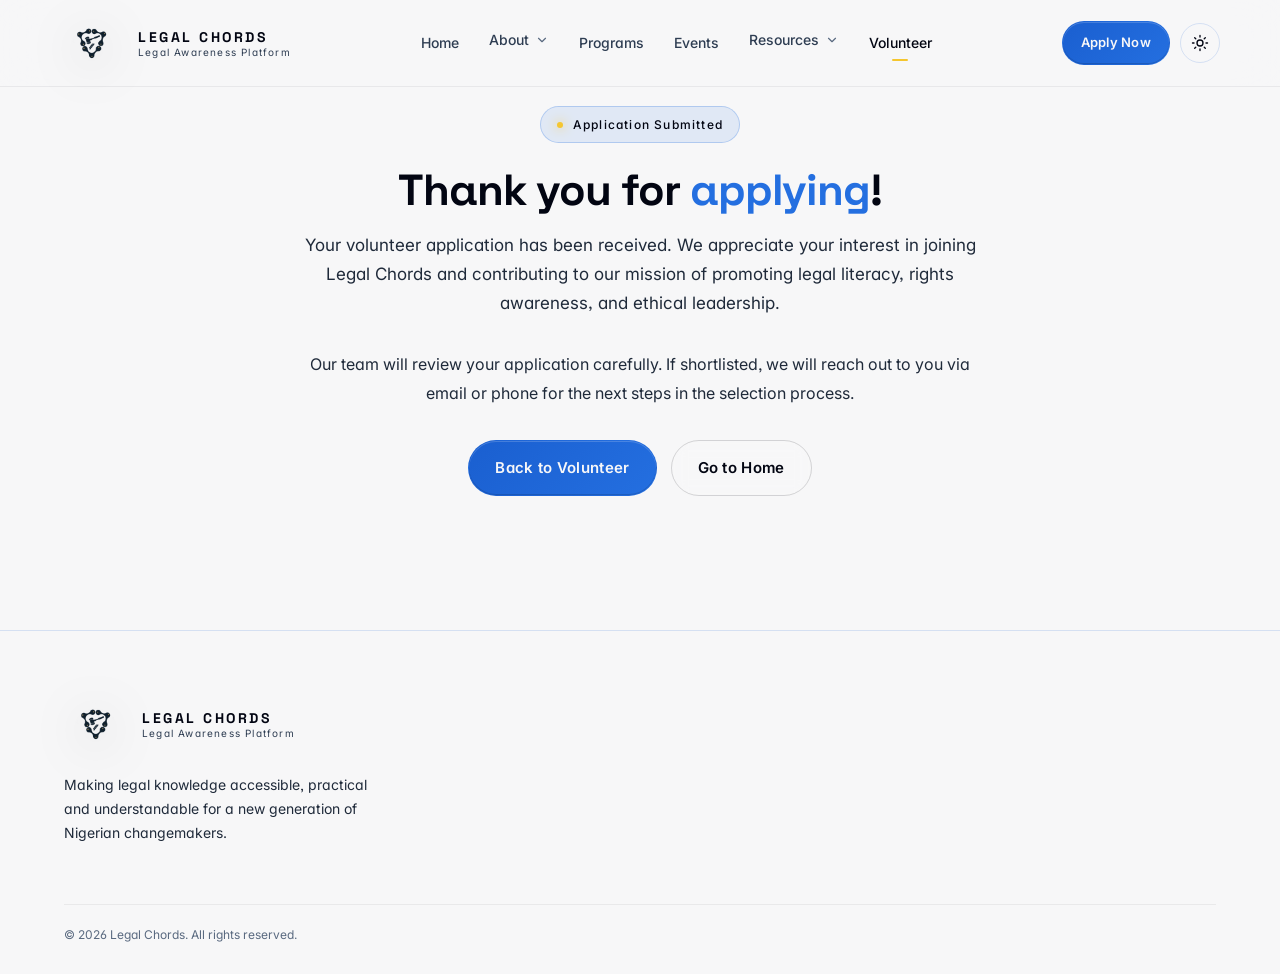
<file: volunteer-confirm.html>
<!DOCTYPE html>
<html lang="en">
  <head>
    <meta charset="UTF-8" />
    <meta name="viewport" content="width=device-width, initial-scale=1.0" />
    <title>Application Submitted | Legal Chords</title>
    <meta name="description" content="Your volunteer application has been submitted." />
    <link rel="preconnect" href="https://fonts.googleapis.com" />
    <link rel="preconnect" href="https://fonts.gstatic.com" crossorigin />
    <link
      href="https://fonts.googleapis.com/css2?family=Inter:wght@300;400;500;600;700;800;900&family=Space+Grotesk:wght@400;500;600;700&display=swap"
      rel="stylesheet"
    />
    <link rel="stylesheet" href="css/styles.css" />
    <link rel="icon" type="image/png" href="assets/legal-chords-logo-white.png" />
    <script>
      (function () {
        try {
          var saved = localStorage.getItem("lc-theme");
          var theme =
            saved ||
            (window.matchMedia("(prefers-color-scheme: light)").matches
              ? "light"
              : "dark");
          document.documentElement.setAttribute("data-theme", theme);
        } catch (e) {}
      })();
    </script>
  </head>
  <body>
    <!-- ============== NAVIGATION ============== -->
    <header class="navbar" id="navbar">
      <div class="container nav-container">
        <a href="index.html#home" class="logo" aria-label="Legal Chords Home">
          <span class="logo-mark">
            <img
              class="logo-img"
              src="assets/legal-chords-logo.png"
              alt="Legal Chords logo"
            />
          </span>
          <span class="logo-text">
            <span class="logo-title">LEGAL CHORDS</span>
            <span class="logo-sub">Legal Awareness Platform</span>
          </span>
        </a>

        <nav class="nav-links" id="navLinks" aria-label="Primary">
          <a href="index.html#home" class="nav-link">Home</a>

          <div class="nav-dropdown">
            <button
              type="button"
              class="nav-link nav-dropdown-toggle"
              aria-haspopup="true"
              aria-expanded="false"
            >
              About
              <svg
                class="nav-caret"
                viewBox="0 0 24 24"
                fill="none"
                stroke="currentColor"
                stroke-width="2"
                stroke-linecap="round"
                stroke-linejoin="round"
              >
                <path d="M6 9l6 6 6-6" />
              </svg>
            </button>
            <div class="nav-dropdown-menu">
              <a href="index.html#about" class="nav-link nav-dropdown-item">About Us</a>
              <a href="index.html#what-we-do" class="nav-link nav-dropdown-item"
                >What We Do</a
              >
              <a href="index.html#impact" class="nav-link nav-dropdown-item"
                >Our Impact</a
              >
            </div>
          </div>

          <a href="index.html#programs" class="nav-link">Programs</a>
          <a href="index.html#events" class="nav-link">Events</a>

          <div class="nav-dropdown">
            <button
              type="button"
              class="nav-link nav-dropdown-toggle"
              aria-haspopup="true"
              aria-expanded="false"
            >
              Resources
              <svg
                class="nav-caret"
                viewBox="0 0 24 24"
                fill="none"
                stroke="currentColor"
                stroke-width="2"
                stroke-linecap="round"
                stroke-linejoin="round"
              >
                <path d="M6 9l6 6 6-6" />
              </svg>
            </button>
            <div class="nav-dropdown-menu">
              <a href="index.html#resources" class="nav-link nav-dropdown-item"
                >Resource Hub</a
              >
              <a href="dictionary.html" class="nav-link nav-dropdown-item"
                >Legal Dictionary</a
              >
              <a href="terms.html" class="nav-link nav-dropdown-item"
                >Terms &amp; Conditions</a
              >
            </div>
          </div>

          <a href="volunteer.html" class="nav-link active">Volunteer</a>

          <a href="volunteer-apply.html" class="btn btn-primary nav-cta-mobile"
            >Apply Now</a
          >
        </nav>

        <div class="nav-actions">
          <a href="volunteer-apply.html" class="btn btn-primary nav-cta"
            >Apply Now</a
          >

          <button
            type="button"
            class="theme-toggle"
            id="themeToggle"
            aria-label="Toggle theme"
            title="Toggle light/dark mode"
          >
            <svg
              class="icon-moon"
              viewBox="0 0 24 24"
              fill="none"
              stroke="currentColor"
              stroke-width="1.8"
              stroke-linecap="round"
              stroke-linejoin="round"
              aria-hidden="true"
            >
              <path d="M21 12.79A9 9 0 1 1 11.21 3 7 7 0 0 0 21 12.79z" />
            </svg>
            <svg
              class="icon-sun"
              viewBox="0 0 24 24"
              fill="none"
              stroke="currentColor"
              stroke-width="1.8"
              stroke-linecap="round"
              stroke-linejoin="round"
              aria-hidden="true"
            >
              <circle cx="12" cy="12" r="4" />
              <path
                d="M12 2v2M12 20v2M4.93 4.93l1.41 1.41M17.66 17.66l1.41 1.41M2 12h2M20 12h2M4.93 19.07l1.41-1.41M17.66 6.34l1.41-1.41"
              />
            </svg>
          </button>

          <button
            type="button"
            class="hamburger"
            id="hamburger"
            aria-label="Toggle menu"
            aria-expanded="false"
          >
            <span></span><span></span><span></span>
          </button>
        </div>
      </div>
    </header>

    <main>
      <section class="section" style="min-height: 70vh; display: flex; align-items: center;">
        <div class="container" style="max-width: 720px; text-align: center;">
          <div class="hero-badge reveal" style="margin: 0 auto 24px;">
            <span class="hero-badge-dot"></span>
            <span>Application Submitted</span>
          </div>
          <h1 class="section-title reveal" style="margin-bottom: 16px;">
            Thank you for <span class="accent">applying</span>!
          </h1>
          <p class="section-lede reveal" style="margin: 0 auto 32px;">
            Your volunteer application has been received. We appreciate your interest in joining Legal Chords and contributing to our mission of promoting legal literacy, rights awareness, and ethical leadership.
          </p>
          <p class="reveal" style="color: var(--text-muted); margin-bottom: 32px; line-height: 1.8;">
            Our team will review your application carefully. If shortlisted, we will reach out to you via email or phone for the next steps in the selection process.
          </p>
          <div class="hero-actions reveal" style="justify-content: center;">
            <a href="volunteer.html" class="btn btn-primary btn-lg">
              <span>Back to Volunteer</span>
            </a>
            <a href="index.html" class="btn btn-ghost btn-lg">
              <span>Go to Home</span>
            </a>
          </div>
        </div>
      </section>
    </main>

    <footer class="footer">
      <div class="container">
        <div class="footer-top">
          <div class="footer-brand">
            <a href="index.html#home" class="logo">
              <span class="logo-mark footer-logo-mark">
                <img
                  class="logo-img"
                  src="assets/legal-chords-logo.png"
                  alt="Legal Chords logo"
                />
              </span>
              <span class="logo-text">
                <span class="logo-title">LEGAL CHORDS</span>
                <span class="logo-sub">Legal Awareness Platform</span>
              </span>
            </a>
            <p>
              Making legal knowledge accessible, practical and understandable
              for a new generation of Nigerian changemakers.
            </p>
          </div>
        </div>
        <div class="footer-divider"></div>
        <div class="footer-bottom">
          <p>&copy; 2026 Legal Chords. All rights reserved.</p>
        </div>
      </div>
    </footer>

    <script src="js/site-nav.js"></script>
    <script src="js/script.js"></script>
  </body>
</html>
</file>
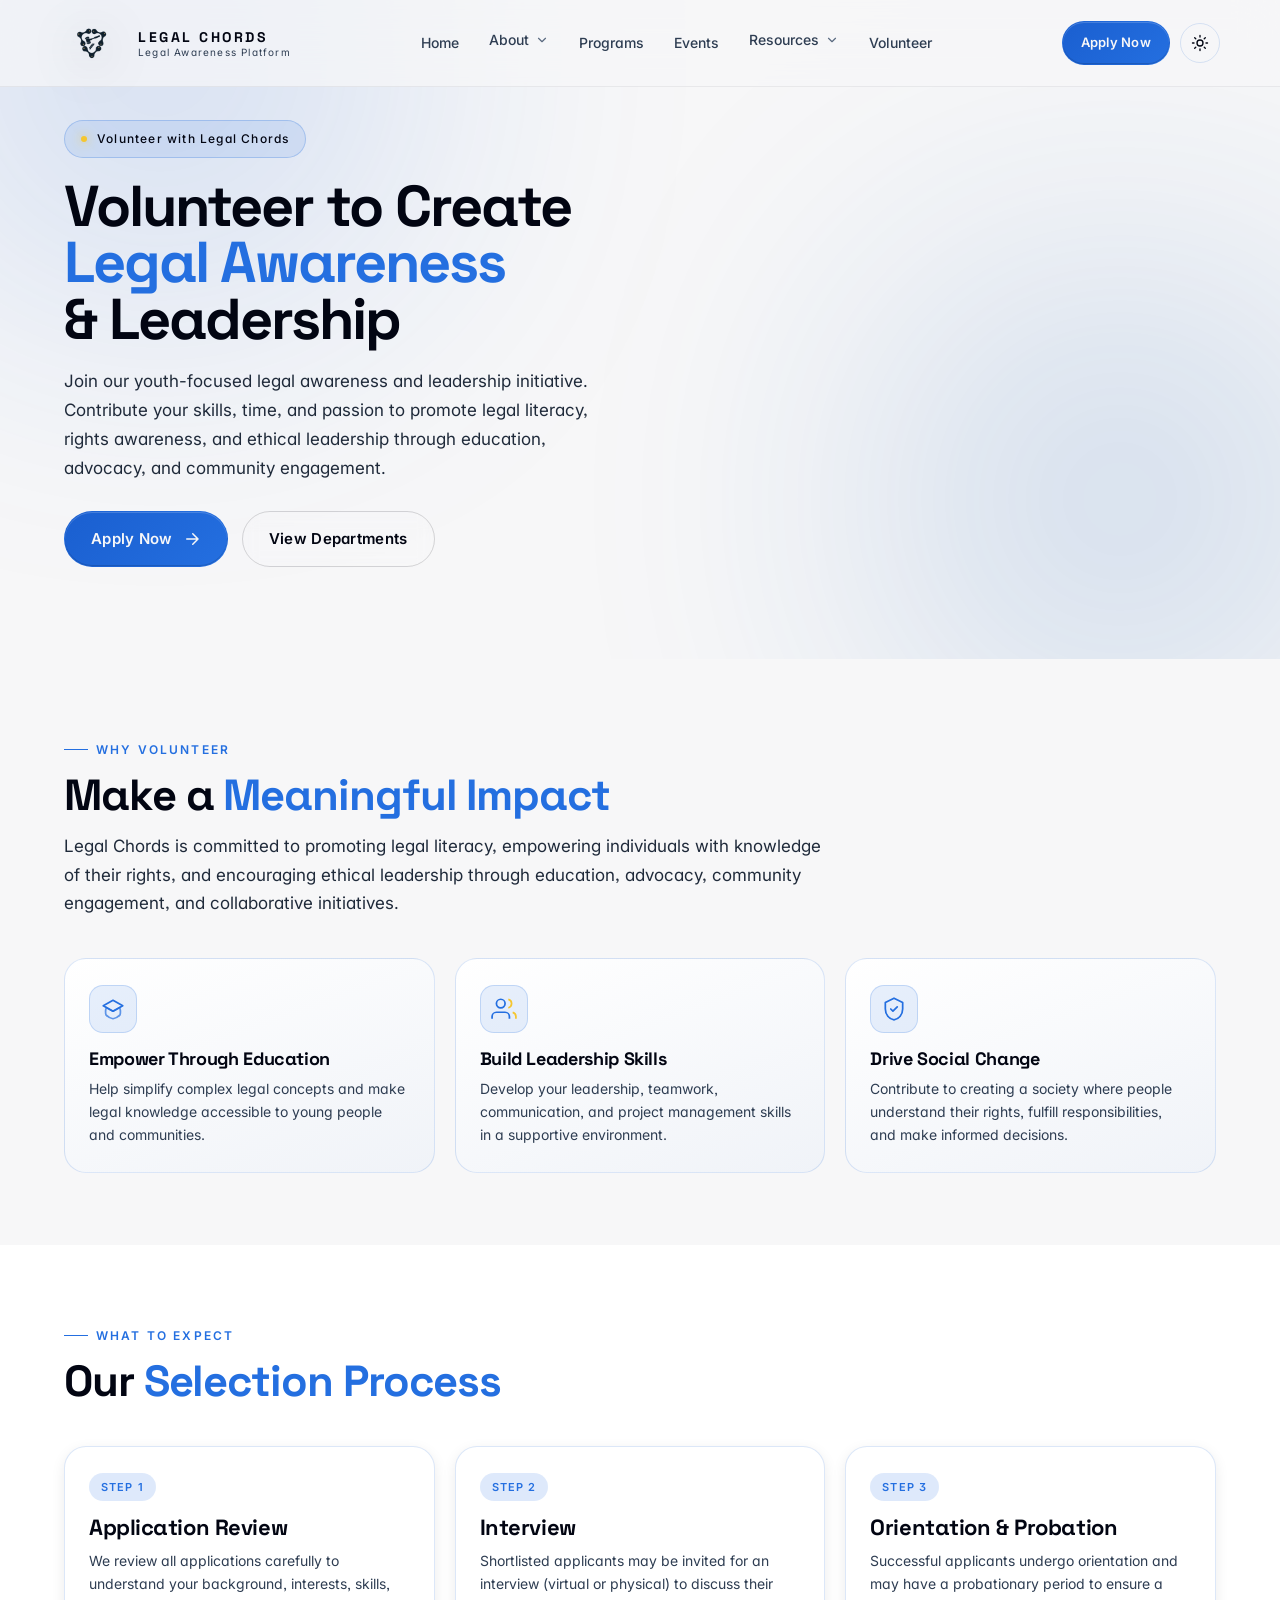
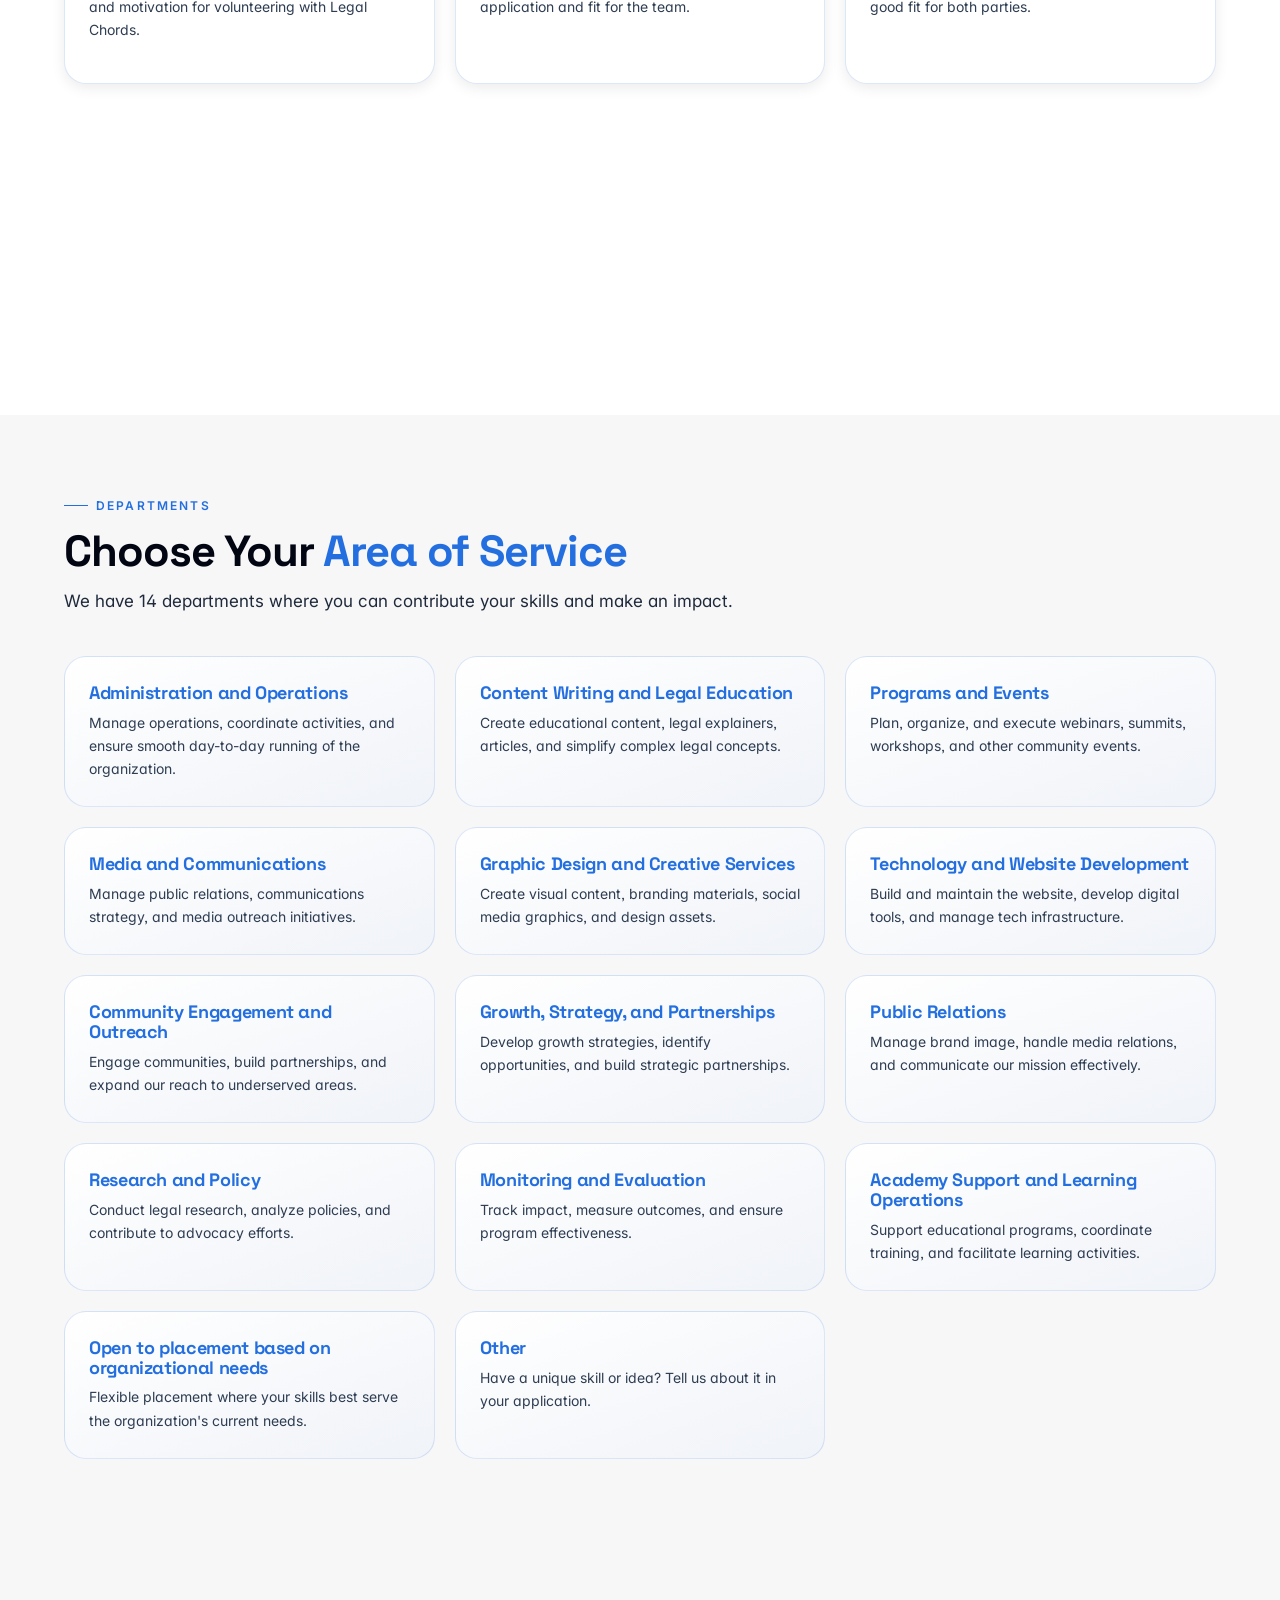
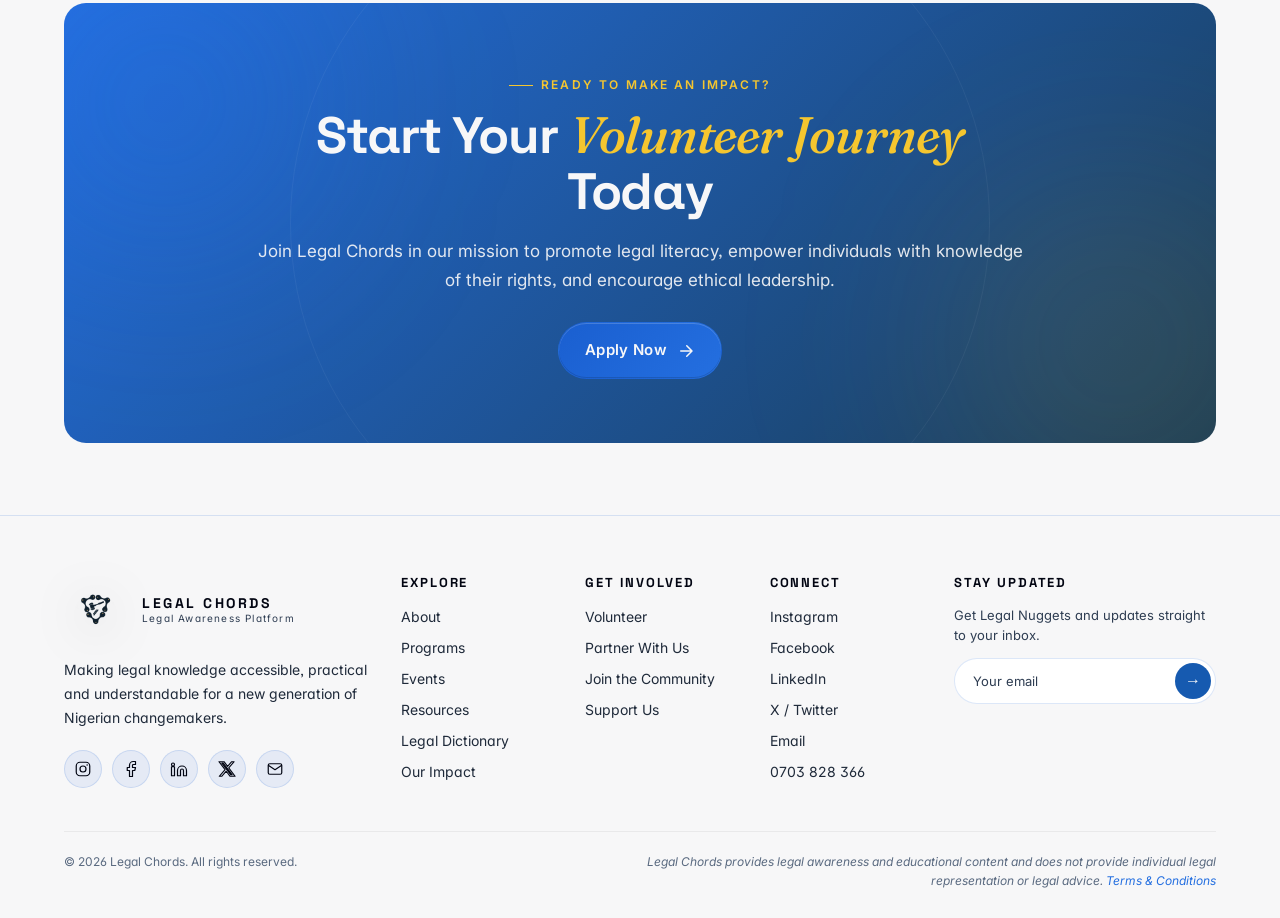
<file: volunteer.html>
<!DOCTYPE html>
<html lang="en">
  <head>
    <meta charset="UTF-8" />
    <meta name="viewport" content="width=device-width, initial-scale=1.0" />
    <meta
      name="description"
      content="Volunteer with Legal Chords — Youth-focused legal awareness and leadership initiative. Join our team and make an impact."
    />
    <meta
      name="keywords"
      content="Legal Chords, Volunteer, Legal Awareness, Youth Development, Leadership"
    />
    <meta name="author" content="Legal Chords" />
    <meta property="og:title" content="Volunteer with Legal Chords" />
    <meta
      property="og:description"
      content="Join Legal Chords as a volunteer. Make a difference in legal awareness and youth development."
    />
    <meta property="og:type" content="website" />
    <meta property="og:url" content="https://legal-chords.vercel.app/volunteer.html" />
    <meta
      property="og:image"
      content="https://legal-chords.vercel.app/assets/legal-chords-logo-white.png"
    />
    <meta name="twitter:card" content="summary_large_image" />
    <meta name="twitter:title" content="Volunteer with Legal Chords" />
    <meta
      name="twitter:description"
      content="Join Legal Chords as a volunteer. Make a difference in legal awareness and youth development."
    />
    <meta
      name="twitter:image"
      content="https://legal-chords.vercel.app/assets/legal-chords-logo-white.png"
    />
    <title>Volunteer | Legal Chords</title>
    <link rel="preconnect" href="https://fonts.googleapis.com" />
    <link rel="preconnect" href="https://fonts.gstatic.com" crossorigin />
    <link
      href="https://fonts.googleapis.com/css2?family=Inter:wght@300;400;500;600;700;800;900&family=Space+Grotesk:wght@400;500;600;700&family=Fraunces:opsz,wght@9..144,400;9..144,500;9..144,600;9..144,700&display=swap"
      rel="stylesheet"
    />
    <link rel="stylesheet" href="css/styles.css" />
    <meta name="theme-color" content="#020512" />
    <link
      rel="icon"
      type="image/png"
      href="assets/legal-chords-logo-white.png"
    />
    <link
      rel="apple-touch-icon"
      sizes="1600x1600"
      href="assets/legal-chords-logo-white.png"
    />
    <script>
      (function () {
        try {
          var saved = localStorage.getItem("lc-theme");
          var theme =
            saved ||
            (window.matchMedia("(prefers-color-scheme: light)").matches
              ? "light"
              : "dark");
          document.documentElement.setAttribute("data-theme", theme);
        } catch (e) {}
      })();
    </script>
  </head>
  <body>
    <!-- ============== NAVIGATION ============== -->
    <header class="navbar" id="navbar">
      <div class="container nav-container">
        <a href="index.html#home" class="logo" aria-label="Legal Chords Home">
          <span class="logo-mark">
            <img
              class="logo-img"
              src="assets/legal-chords-logo.png"
              alt="Legal Chords logo"
            />
          </span>
          <span class="logo-text">
            <span class="logo-title">LEGAL CHORDS</span>
            <span class="logo-sub">Legal Awareness Platform</span>
          </span>
        </a>

        <nav class="nav-links" id="navLinks" aria-label="Primary">
          <a href="index.html#home" class="nav-link">Home</a>

          <div class="nav-dropdown">
            <button
              type="button"
              class="nav-link nav-dropdown-toggle"
              aria-haspopup="true"
              aria-expanded="false"
            >
              About
              <svg
                class="nav-caret"
                viewBox="0 0 24 24"
                fill="none"
                stroke="currentColor"
                stroke-width="2"
                stroke-linecap="round"
                stroke-linejoin="round"
              >
                <path d="M6 9l6 6 6-6" />
              </svg>
            </button>
            <div class="nav-dropdown-menu">
              <a href="index.html#about" class="nav-link nav-dropdown-item">About Us</a>
              <a href="index.html#what-we-do" class="nav-link nav-dropdown-item"
                >What We Do</a
              >
              <a href="index.html#impact" class="nav-link nav-dropdown-item"
                >Our Impact</a
              >
            </div>
          </div>

          <a href="index.html#programs" class="nav-link">Programs</a>
          <a href="index.html#events" class="nav-link">Events</a>

          <div class="nav-dropdown">
            <button
              type="button"
              class="nav-link nav-dropdown-toggle"
              aria-haspopup="true"
              aria-expanded="false"
            >
              Resources
              <svg
                class="nav-caret"
                viewBox="0 0 24 24"
                fill="none"
                stroke="currentColor"
                stroke-width="2"
                stroke-linecap="round"
                stroke-linejoin="round"
              >
                <path d="M6 9l6 6 6-6" />
              </svg>
            </button>
            <div class="nav-dropdown-menu">
              <a href="index.html#resources" class="nav-link nav-dropdown-item"
                >Resource Hub</a
              >
              <a href="dictionary.html" class="nav-link nav-dropdown-item"
                >Legal Dictionary</a
              >
              <a href="terms.html" class="nav-link nav-dropdown-item"
                >Terms &amp; Conditions</a
              >
            </div>
          </div>

          <a href="volunteer.html" class="nav-link active">Volunteer</a>

          <a
            href="volunteer-apply.html"
            class="btn btn-primary nav-cta-mobile"
            >Apply Now</a
          >
        </nav>

        <div class="nav-actions">
          <a href="volunteer-apply.html" class="btn btn-primary nav-cta"
            >Apply Now</a
          >

          <button
            type="button"
            class="theme-toggle"
            id="themeToggle"
            aria-label="Toggle theme"
            title="Toggle light/dark mode"
          >
            <svg
              class="icon-moon"
              viewBox="0 0 24 24"
              fill="none"
              stroke="currentColor"
              stroke-width="1.8"
              stroke-linecap="round"
              stroke-linejoin="round"
              aria-hidden="true"
            >
              <path d="M21 12.79A9 9 0 1 1 11.21 3 7 7 0 0 0 21 12.79z" />
            </svg>
            <svg
              class="icon-sun"
              viewBox="0 0 24 24"
              fill="none"
              stroke="currentColor"
              stroke-width="1.8"
              stroke-linecap="round"
              stroke-linejoin="round"
              aria-hidden="true"
            >
              <circle cx="12" cy="12" r="4" />
              <path
                d="M12 2v2M12 20v2M4.93 4.93l1.41 1.41M17.66 17.66l1.41 1.41M2 12h2M20 12h2M4.93 19.07l1.41-1.41M17.66 6.34l1.41-1.41"
              />
            </svg>
          </button>

          <button
            type="button"
            class="hamburger"
            id="hamburger"
            aria-label="Toggle menu"
            aria-expanded="false"
          >
            <span></span><span></span><span></span>
          </button>
        </div>
      </div>
    </header>

    <!-- ============== VOLUNTEER HERO ============== -->
    <section class="hero" id="volunteer-hero" style="min-height: 70vh;">
      <div class="hero-bg">
        <div class="hero-glow hero-glow-1"></div>
        <div class="hero-glow hero-glow-2"></div>
      </div>

      <div class="container hero-content">
        <div class="hero-text" style="max-width: 700px;">
          <div class="hero-badge reveal">
            <span class="hero-badge-dot"></span>
            <span>Volunteer with Legal Chords</span>
          </div>

          <h1
            class="hero-headline reveal"
            style="font-size: clamp(2.2rem, 4.5vw, 3.8rem);"
          >
            Volunteer to Create<br />
            <span class="accent">Legal Awareness</span><br />
            &amp; Leadership
          </h1>

          <p class="hero-sub reveal">
            Join our youth-focused legal awareness and leadership initiative. 
            Contribute your skills, time, and passion to promote legal literacy, 
            rights awareness, and ethical leadership through education, advocacy, 
            and community engagement.
          </p>

          <div class="hero-actions reveal">
            <a href="volunteer-apply.html" class="btn btn-primary btn-lg">
              <span>Apply Now</span>
              <svg viewBox="0 0 24 24" fill="none" width="18" height="18">
                <path
                  d="M5 12h14M13 5l7 7-7 7"
                  stroke="currentColor"
                  stroke-width="2"
                  stroke-linecap="round"
                  stroke-linejoin="round"
                />
              </svg>
            </a>
            <a href="#departments" class="btn btn-ghost btn-lg">
              <span>View Departments</span>
            </a>
          </div>
        </div>
      </div>
    </section>

    <!-- ============== WHY VOLUNTEER ============== -->
    <section class="section">
      <div class="container">
        <div class="section-head reveal">
          <span class="eyebrow">Why Volunteer</span>
          <h2 class="section-title">
            Make a <span class="accent">Meaningful Impact</span>
          </h2>
          <p class="section-lede">
            Legal Chords is committed to promoting legal literacy, empowering individuals 
            with knowledge of their rights, and encouraging ethical leadership through 
            education, advocacy, community engagement, and collaborative initiatives.
          </p>
        </div>

        <div class="what-grid">
          <article class="what-card reveal">
            <div class="what-icon">
              <svg viewBox="0 0 24 24" width="26" height="26" fill="none">
                <path
                  d="M12 14l9-5-9-5-9 5 9 5z"
                  stroke="#246FE0"
                  stroke-width="1.6"
                  stroke-linejoin="round"
                />
                <path
                  d="M12 14l6.16-3.42a12 12 0 01.34 6.84A12 12 0 0112 21a12 12 0 01-6.5-3.58 12 12 0 01.34-6.84L12 14z"
                  stroke="#246FE0"
                  stroke-width="1.6"
                  stroke-linejoin="round"
                  opacity="0.7"
                />
              </svg>
            </div>
            <h4>Empower Through Education</h4>
            <p>
              Help simplify complex legal concepts and make legal knowledge 
              accessible to young people and communities.
            </p>
          </article>

          <article class="what-card reveal">
            <div class="what-icon">
              <svg viewBox="0 0 24 24" width="26" height="26" fill="none">
                <path
                  d="M17 21v-2a4 4 0 00-4-4H5a4 4 0 00-4 4v2"
                  stroke="#246FE0"
                  stroke-width="1.6"
                />
                <circle
                  cx="9"
                  cy="7"
                  r="4"
                  stroke="#246FE0"
                  stroke-width="1.6"
                />
                <path
                  d="M23 21v-2a4 4 0 00-3-3.87M16 3.13a4 4 0 010 7.75"
                  stroke="#F5C62F"
                  stroke-width="1.6"
                />
              </svg>
            </div>
            <h4>Build Leadership Skills</h4>
            <p>
              Develop your leadership, teamwork, communication, and project 
              management skills in a supportive environment.
            </p>
          </article>

          <article class="what-card reveal">
            <div class="what-icon">
              <svg viewBox="0 0 24 24" width="26" height="26" fill="none">
                <path
                  d="M12 2L4 6v6c0 5 3.5 9.5 8 10 4.5-.5 8-5 8-10V6l-8-4z"
                  stroke="#246FE0"
                  stroke-width="1.6"
                  stroke-linejoin="round"
                />
                <path
                  d="M9 12l2 2 4-4"
                  stroke="#246FE0"
                  stroke-width="1.6"
                  stroke-linecap="round"
                  stroke-linejoin="round"
                />
              </svg>
            </div>
            <h4>Drive Social Change</h4>
            <p>
              Contribute to creating a society where people understand their rights, 
              fulfill responsibilities, and make informed decisions.
            </p>
          </article>
        </div>
      </div>
    </section>

    <!-- ============== WHAT TO EXPECT ============== -->
    <section class="section" style="background: var(--bg-alt);">
      <div class="container">
        <div class="section-head reveal">
          <span class="eyebrow">What to Expect</span>
          <h2 class="section-title">
            Our <span class="accent">Selection Process</span>
          </h2>
        </div>

        <div class="programs-grid" style="grid-template-columns: repeat(3, 1fr);">
          <article class="program-card reveal">
            <div class="program-tag">Step 1</div>
            <h3 style="font-size: 22px;">Application Review</h3>
            <p>
              We review all applications carefully to understand your background, 
              interests, skills, and motivation for volunteering with Legal Chords.
            </p>
          </article>

          <article class="program-card reveal">
            <div class="program-tag">Step 2</div>
            <h3 style="font-size: 22px;">Interview</h3>
            <p>
              Shortlisted applicants may be invited for an interview (virtual or 
              physical) to discuss their application and fit for the team.
            </p>
          </article>

          <article class="program-card reveal">
            <div class="program-tag">Step 3</div>
            <h3 style="font-size: 22px;">Orientation &amp; Probation</h3>
            <p>
              Successful applicants undergo orientation and may have a probationary 
              period to ensure a good fit for both parties.
            </p>
          </article>
        </div>
      </div>
    </section>

    <!-- ============== DEPARTMENTS ============== -->
    <section class="section" id="departments">
      <div class="container">
        <div class="section-head reveal">
          <span class="eyebrow">Departments</span>
          <h2 class="section-title">
            Choose Your <span class="accent">Area of Service</span>
          </h2>
          <p class="section-lede">
            We have 14 departments where you can contribute your skills and make an impact.
          </p>
        </div>

        <div class="what-grid" style="grid-template-columns: repeat(3, 1fr);">
          <article class="what-card reveal">
            <h4 style="color: var(--brand-blue-bright);">Administration and Operations</h4>
            <p>Manage operations, coordinate activities, and ensure smooth day-to-day running of the organization.</p>
          </article>

          <article class="what-card reveal">
            <h4 style="color: var(--brand-blue-bright);">Content Writing and Legal Education</h4>
            <p>Create educational content, legal explainers, articles, and simplify complex legal concepts.</p>
          </article>

          <article class="what-card reveal">
            <h4 style="color: var(--brand-blue-bright);">Programs and Events</h4>
            <p>Plan, organize, and execute webinars, summits, workshops, and other community events.</p>
          </article>

          <article class="what-card reveal">
            <h4 style="color: var(--brand-blue-bright);">Media and Communications</h4>
            <p>Manage public relations, communications strategy, and media outreach initiatives.</p>
          </article>

          <article class="what-card reveal">
            <h4 style="color: var(--brand-blue-bright);">Graphic Design and Creative Services</h4>
            <p>Create visual content, branding materials, social media graphics, and design assets.</p>
          </article>

          <article class="what-card reveal">
            <h4 style="color: var(--brand-blue-bright);">Technology and Website Development</h4>
            <p>Build and maintain the website, develop digital tools, and manage tech infrastructure.</p>
          </article>

          <article class="what-card reveal">
            <h4 style="color: var(--brand-blue-bright);">Community Engagement and Outreach</h4>
            <p>Engage communities, build partnerships, and expand our reach to underserved areas.</p>
          </article>

          <article class="what-card reveal">
            <h4 style="color: var(--brand-blue-bright);">Growth, Strategy, and Partnerships</h4>
            <p>Develop growth strategies, identify opportunities, and build strategic partnerships.</p>
          </article>

          <article class="what-card reveal">
            <h4 style="color: var(--brand-blue-bright);">Public Relations</h4>
            <p>Manage brand image, handle media relations, and communicate our mission effectively.</p>
          </article>

          <article class="what-card reveal">
            <h4 style="color: var(--brand-blue-bright);">Research and Policy</h4>
            <p>Conduct legal research, analyze policies, and contribute to advocacy efforts.</p>
          </article>

          <article class="what-card reveal">
            <h4 style="color: var(--brand-blue-bright);">Monitoring and Evaluation</h4>
            <p>Track impact, measure outcomes, and ensure program effectiveness.</p>
          </article>

          <article class="what-card reveal">
            <h4 style="color: var(--brand-blue-bright);">Academy Support and Learning Operations</h4>
            <p>Support educational programs, coordinate training, and facilitate learning activities.</p>
          </article>

          <article class="what-card reveal">
            <h4 style="color: var(--brand-blue-bright);">Open to placement based on organizational needs</h4>
            <p>Flexible placement where your skills best serve the organization's current needs.</p>
          </article>

          <article class="what-card reveal">
            <h4 style="color: var(--brand-blue-bright);">Other</h4>
            <p>Have a unique skill or idea? Tell us about it in your application.</p>
          </article>
        </div>
      </div>
    </section>

    <!-- ============== CTA ============== -->
    <section class="section">
      <div class="container">
        <div class="cta-wrap reveal">
          <div class="cta-bg">
            <div class="cta-glow cta-glow-1"></div>
            <div class="cta-glow cta-glow-2"></div>
            <div class="cta-orb"></div>
          </div>

          <div class="cta-content">
            <span class="eyebrow eyebrow-light">Ready to Make an Impact?</span>
            <h2>
              Start Your <span class="cta-accent">Volunteer Journey</span> Today
            </h2>
            <p>
              Join Legal Chords in our mission to promote legal literacy, empower 
              individuals with knowledge of their rights, and encourage ethical leadership.
            </p>
            <div class="cta-actions">
              <a href="volunteer-apply.html" class="btn btn-primary btn-lg">
                <span>Apply Now</span>
                <svg viewBox="0 0 24 24" fill="none" width="18" height="18">
                  <path
                    d="M5 12h14M13 5l7 7-7 7"
                    stroke="currentColor"
                    stroke-width="2"
                    stroke-linecap="round"
                    stroke-linejoin="round"
                  />
                </svg>
              </a>
            </div>
          </div>
        </div>
      </div>
    </section>

    <!-- ============== FOOTER ============== -->
    <footer class="footer">
      <div class="container">
        <div class="footer-top">
          <div class="footer-brand">
            <a href="index.html#home" class="logo">
              <span class="logo-mark footer-logo-mark">
                <img
                  class="logo-img"
                  src="assets/legal-chords-logo.png"
                  alt="Legal Chords logo"
                />
              </span>
              <span class="logo-text">
                <span class="logo-title">LEGAL CHORDS</span>
                <span class="logo-sub">Legal Awareness Platform</span>
              </span>
            </a>
            <p>
              Making legal knowledge accessible, practical and understandable
              for a new generation of Nigerian changemakers.
            </p>
            <div class="footer-social">
              <a href="#" aria-label="Instagram">
                <svg viewBox="0 0 24 24" width="18" height="18" fill="none">
                  <rect x="3" y="3" width="18" height="18" rx="5" stroke="currentColor" stroke-width="1.6" />
                  <circle cx="12" cy="12" r="4" stroke="currentColor" stroke-width="1.6" />
                  <circle cx="17.5" cy="6.5" r="1" fill="currentColor" />
                </svg>
              </a>
              <a href="#" aria-label="Facebook">
                <svg viewBox="0 0 24 24" width="18" height="18" fill="none">
                  <path d="M18 2h-3a5 5 0 00-5 5v3H7v4h3v8h4v-8h3l1-4h-4V7a1 1 0 011-1h3z" stroke="currentColor" stroke-width="1.6" stroke-linejoin="round" />
                </svg>
              </a>
              <a href="#" aria-label="LinkedIn">
                <svg viewBox="0 0 24 24" width="18" height="18" fill="none">
                  <path d="M16 8a6 6 0 016 6v7h-4v-7a2 2 0 00-4 0v7h-4v-7a6 6 0 016-6zM2 9h4v12H2zM4 4a2 2 0 110 4 2 2 0 010-4z" stroke="currentColor" stroke-width="1.6" stroke-linejoin="round" />
                </svg>
              </a>
              <a href="#" aria-label="X">
                <svg viewBox="0 0 24 24" width="18" height="18" fill="none">
                  <path d="M18.244 2.25h3.308l-7.227 8.26 8.502 11.24H16.17l-5.214-6.817L4.99 21.75H1.68l7.73-8.835L1.254 2.25H8.08l4.713 6.231zm-1.161 17.52h1.833L7.084 4.126H5.117z" stroke="currentColor" stroke-width="1.4" stroke-linejoin="round" />
                </svg>
              </a>
              <a href="mailto:legalchords@gmail.com" aria-label="Email">
                <svg viewBox="0 0 24 24" width="18" height="18" fill="none">
                  <rect x="3" y="5" width="18" height="14" rx="2" stroke="currentColor" stroke-width="1.6" />
                  <path d="M3 7l9 6 9-6" stroke="currentColor" stroke-width="1.6" stroke-linejoin="round" />
                </svg>
              </a>
            </div>
          </div>

          <div class="footer-col">
            <h5>Explore</h5>
            <a href="index.html#about">About</a>
            <a href="index.html#programs">Programs</a>
            <a href="index.html#events">Events</a>
            <a href="index.html#resources">Resources</a>
            <a href="dictionary.html">Legal Dictionary</a>
            <a href="index.html#impact">Our Impact</a>
          </div>

          <div class="footer-col">
            <h5>Get Involved</h5>
            <a href="volunteer.html">Volunteer</a>
            <a href="index.html#get-involved">Partner With Us</a>
            <a href="index.html#get-involved">Join the Community</a>
            <a href="index.html#get-involved">Support Us</a>
          </div>

          <div class="footer-col">
            <h5>Connect</h5>
            <a href="#">Instagram</a>
            <a href="#">Facebook</a>
            <a href="#">LinkedIn</a>
            <a href="#">X / Twitter</a>
            <a href="mailto:legalchords@gmail.com">Email</a>
            <a href="tel:+234703828366">0703 828 366</a>
          </div>

          <div class="footer-col footer-newsletter">
            <h5>Stay Updated</h5>
            <p>Get Legal Nuggets and updates straight to your inbox.</p>
            <form class="newsletter" id="newsletterForm">
              <input
                type="email"
                name="email"
                placeholder="Your email"
                required
                aria-label="Email address"
              />
              <button type="submit" aria-label="Subscribe to the newsletter">
                →
              </button>
            </form>
            <p class="newsletter-error" hidden>
              Please enter a valid email address.
            </p>
          </div>
        </div>

        <div class="footer-divider"></div>

        <div class="footer-bottom">
          <p>&copy; 2026 Legal Chords. All rights reserved.</p>
          <p class="disclaimer">
            Legal Chords provides legal awareness and educational content and
            does not provide individual legal representation or legal advice.
            <a href="terms.html" class="link-accent">Terms &amp; Conditions</a>
          </p>
        </div>
      </div>
    </footer>

    <script src="js/site-nav.js"></script>
    <script src="js/script.js"></script>
  </body>
</html>
</file>
<file: css/styles.css>
/* =====================================================
   LEGAL CHORDS — Brand Stylesheet
   Palette:
     Primary Navy: #020512
     Deep Navy:    #193C57
     Primary Blue: #165AB0 / #1A5FD0
     Bright Blue:  #246FE0
     White:        #F7F7F8
     Gold:         #F5C62F
     Subtle Grey:  #9BA4B2
===================================================== */

/* ============ THEME TOKENS ============ */
:root,
[data-theme="dark"] {
  /* Brand */
  --brand-navy:        #020512;
  --brand-deep-navy:   #111111;
  --brand-blue:        #165AB0;
  --brand-blue-bright: #246FE0;
  --brand-white:       #F7F7F8;
  --brand-gold:        #F5C62F;
  --brand-grey:        #9BA4B2;

  /* Semantic surfaces */
  --bg:               #000000;
  --bg-alt:           #0a0a0a;
  --bg-section:       #000000;
  --bg-card:          rgba(20,22,26,0.72);
  --bg-card-solid:    #0a0a0a;
  --bg-elevated:      rgba(0,0,0,0.55);
  --bg-glass-strong:  rgba(0,0,0,0.9);

  /* Semantic text */
  --text:             #FFFFFF;
  --text-muted:       rgba(255,255,255,0.85);
  --text-subtle:      rgba(255,255,255,0.72);
  --text-faint:       rgba(255,255,255,0.5);

  /* Borders */
  --border:           rgba(36,111,224,0.22);
  --border-soft:      rgba(255,255,255,0.08);
  --border-strong:    rgba(36,111,224,0.5);

  /* Shadows */
  --shadow-sm: 0 4px 14px rgba(0,0,0,0.6);
  --shadow:    0 12px 40px rgba(0,0,0,0.7);
  --shadow-lg: 0 30px 80px rgba(0,0,0,0.75);

  /* Gradients */
  --grad-blue:  linear-gradient(135deg, #1A5FD0 0%, #246FE0 100%);
  --grad-hero:  linear-gradient(135deg, #1A5FD0 0%, #000000 100%);
  --grad-card:  linear-gradient(160deg, rgba(20,22,26,0.72), rgba(0,0,0,0.85));
  --grad-card-elev: linear-gradient(160deg, rgba(36,111,224,0.1), rgba(0,0,0,0.85));

  /* Decorative */
  --noise-color: rgba(255,255,255,0.05);

  /* Logo shadow */
  --logo-mark-shadow: 0 6px 20px rgba(36,111,224,0.4);

  /* Navbar */
  --nav-bg:        rgba(0,0,0,0.6);
  --nav-bg-scroll: rgba(0,0,0,0.9);
}

[data-theme="light"] {
  /* Logo — navy-based for high contrast on white */
  --logo-mark-shadow: 0 8px 24px rgba(2,5,18,0.25);

  --bg:               #F7F7F8;
  --bg-alt:           #ffffff;
  --bg-section:       #F7F7F8;
  --bg-card:          #ffffff;
  --bg-card-solid:    #ffffff;
  --bg-elevated:      rgba(255,255,255,0.7);
  --bg-glass-strong:  rgba(255,255,255,0.92);

  --text:             #020512;
  --text-muted:       #1f2a3a;
  --text-subtle:      #2e3d52;
  --text-faint:       #5a6a80;

  --border:           rgba(26,95,208,0.15);
  --border-soft:      rgba(2,5,18,0.06);
  --border-strong:    rgba(26,95,208,0.4);

  --shadow-sm: 0 4px 14px rgba(2,5,18,0.08);
  --shadow:    0 12px 40px rgba(2,5,18,0.1);
  --shadow-lg: 0 30px 80px rgba(2,5,18,0.15);

  --grad-card:  linear-gradient(160deg, #ffffff, #f0f3f8);
  --grad-card-elev: linear-gradient(160deg, rgba(36,111,224,0.06), #ffffff);
  --grad-hero:  linear-gradient(135deg, #246FE0 0%, #193C57 100%);

  --noise-color: rgba(2,5,18,0.03);

  --nav-bg:        rgba(247,247,248,0.7);
  --nav-bg-scroll: rgba(255,255,255,0.92);
}

/* ============ DARK MODE: REMOVE GLOWS & TINTS ============ */
[data-theme="dark"] .hero-glow,
[data-theme="dark"] .event-poster-orb,
[data-theme="dark"] .community-glow,
[data-theme="dark"] .gi-glow,
[data-theme="dark"] .cta-glow,
[data-theme="dark"] .cta-orb,
[data-theme="dark"] .mv::before,
[data-theme="dark"] .stat-card::before,
[data-theme="dark"] .what-card::after,
[data-theme="dark"] .impact-stat::before,
[data-theme="dark"] .community-lines {
  display: none;
}
[data-theme="dark"] .community-wrap,
[data-theme="dark"] .gi-wrap {
  background: linear-gradient(160deg, #0a0a0a, #000000);
}
[data-theme="dark"] .stat-card {
  background: linear-gradient(160deg, #0a0a0a, #000000);
}
[data-theme="dark"] .program-card-large {
  background: linear-gradient(160deg, #0d0d0d, #000000);
  border-color: rgba(36,111,224,0.3);
}
[data-theme="dark"] .impact-stat {
  background: linear-gradient(160deg, #0a0a0a, #000000);
}
[data-theme="dark"] .map-bg rect {
  display: none;
}

:root {
  /* Sizing */
  --radius-sm: 8px;
  --radius:    14px;
  --radius-lg: 22px;
  --radius-xl: 28px;

  --container: 1200px;
  --ease: cubic-bezier(0.22, 1, 0.36, 1);
}

/* ============ RESET & BASE ============ */
* { box-sizing: border-box; margin: 0; padding: 0; }

html { scroll-behavior: smooth; -webkit-text-size-adjust: 100%; }

body {
  font-family: 'Inter', system-ui, -apple-system, sans-serif;
  background: var(--bg);
  color: var(--text);
  line-height: 1.65;
  overflow-x: hidden;
  font-feature-settings: 'ss01', 'cv11', 'ss03';
  -webkit-font-smoothing: antialiased;
  text-rendering: optimizeLegibility;
  transition: background-color 0.5s var(--ease), color 0.5s var(--ease);
}

body::before {
  content: '';
  position: fixed; inset: 0;
  z-index: 1;
  pointer-events: none;
  background-image: url("data:image/svg+xml,%3Csvg xmlns='http://www.w3.org/2000/svg' width='240' height='240'%3E%3Cfilter id='n'%3E%3CfeTurbulence type='fractalNoise' baseFrequency='0.9' numOctaves='2'/%3E%3CfeColorMatrix type='saturate' values='0'/%3E%3C/svg%3E");
  opacity: 0.55;
  mix-blend-mode: overlay;
}

img, svg { display: block; max-width: 100%; }

a { color: inherit; text-decoration: none; transition: color 0.3s var(--ease); }

.link-accent { color: var(--brand-blue-bright); }
.link-accent:hover { text-decoration: underline; }

h1, h2, h3, h4, h5 {
  font-family: 'Space Grotesk', 'Inter', sans-serif;
  font-weight: 700;
  letter-spacing: -0.02em;
  line-height: 1.1;
}

p { color: var(--text-muted); line-height: 1.7; transition: color 0.5s var(--ease); }

.container {
  width: 100%;
  max-width: var(--container);
  margin: 0 auto;
  padding: 0 clamp(16px, 4vw, 24px);
}

.accent { color: var(--brand-blue-bright); }
.eyebrow {
  display: inline-flex; align-items: center; gap: 8px;
  font-size: 12px; font-weight: 600; letter-spacing: 0.18em;
  text-transform: uppercase;
  color: var(--brand-blue-bright);
  margin-bottom: 12px;
}
.eyebrow::before {
  content: ''; width: 24px; height: 1px; background: var(--brand-blue-bright);
}
.eyebrow-light { color: var(--brand-gold); }
.eyebrow-light::before { background: var(--brand-gold); }

/* ============ BUTTONS ============ */
.btn {
  display: inline-flex; align-items: center; gap: 10px;
  padding: 12px 22px;
  font-family: 'Inter', sans-serif;
  font-size: 14px; font-weight: 600;
  letter-spacing: 0.02em;
  border-radius: 999px;
  border: 1px solid transparent;
  cursor: pointer;
  transition: all 0.35s var(--ease);
  white-space: nowrap;
}
.btn-lg { padding: 15px 26px; font-size: 15px; }
.btn-primary {
  background: var(--grad-blue);
  color: var(--brand-white);
  box-shadow: inset 0 1px 0 rgba(255,255,255,0.18), inset 0 -1px 0 rgba(0,0,0,0.15);
}
.btn-primary:hover {
  transform: translateY(-2px);
}
.btn-ghost {
  background: transparent;
  color: var(--text);
  border-color: var(--border);
  backdrop-filter: blur(8px);
}
.btn-ghost:hover {
  background: rgba(36,111,224,0.08);
  border-color: var(--brand-blue-bright);
  color: var(--text);
}
[data-theme="light"] .btn-ghost { color: var(--brand-navy); border-color: rgba(2,5,18,0.15); }
[data-theme="light"] .btn-ghost:hover { background: rgba(26,95,208,0.06); color: var(--brand-navy); }
.btn-link {
  background: transparent;
  color: var(--brand-blue-bright);
  padding: 8px 0;
  border-radius: 0;
  border-bottom: 1px solid transparent;
}
.btn-link:hover {
  color: var(--text);
  border-bottom-color: var(--brand-blue-bright);
  transform: translateX(4px);
}
[data-theme="light"] .btn-link:hover { color: var(--brand-navy); }

/* ============ THEME TOGGLE ============ */
.theme-toggle {
  width: 40px; height: 40px;
  border-radius: 50%;
  background: transparent;
  border: 1px solid var(--border);
  display: inline-flex; align-items: center; justify-content: center;
  cursor: pointer;
  color: var(--text);
  position: relative;
  transition: all 0.3s var(--ease);
  flex-shrink: 0;
}
.theme-toggle:hover {
  border-color: var(--brand-blue-bright);
  background: rgba(36,111,224,0.08);
  transform: rotate(15deg);
}
.theme-toggle svg {
  width: 18px; height: 18px;
  transition: all 0.4s var(--ease);
}
.theme-toggle .icon-sun { display: none; }
.theme-toggle .icon-moon { display: block; }
[data-theme="light"] .theme-toggle .icon-sun { display: block; }
[data-theme="light"] .theme-toggle .icon-moon { display: none; }

/* ============ NAVBAR ============ */
.navbar {
  position: fixed; top: 0; left: 0; right: 0;
  z-index: 100;
  padding: 10px 0;
  background: var(--nav-bg);
  backdrop-filter: blur(20px);
  border-bottom: 1px solid var(--border-soft);
  transition: all 0.4s var(--ease);
}
.navbar.scrolled {
  padding: 10px 0;
  background: var(--nav-bg-scroll);
  border-bottom-color: var(--border);
}
.nav-container {
  display: flex; align-items: center; justify-content: space-between;
  gap: 16px;
  padding: 0 clamp(12px, 2vw, 20px);
}
.logo {
  display: flex; align-items: center; gap: 12px;
  flex-shrink: 0;
}
.logo-mark {
  position: relative;
  width: 66px; height: 66px;
  border-radius: 12px;
  background: transparent;
  filter: drop-shadow(var(--logo-mark-shadow));
  flex-shrink: 0;
}
.logo-mark svg {
  position: absolute; inset: 0;
  width: 100%; height: 100%;
}
.logo-mark .logo-img {
  position: absolute; inset: 0;
  width: 100%; height: 100%;
  object-fit: contain;
  display: block;
}
.footer-logo-mark {
  background: transparent;
}
/* Light mode — dark navy background for logo mark, high contrast on white */
[data-theme="light"] .logo-mark,
[data-theme="light"] .footer-logo-mark {
  background: transparent;
  filter: drop-shadow(0 8px 24px rgba(2,5,18,0.25));
}
/* Dark mode light background variant for footer */
[data-theme="dark"] .footer-logo-mark {
  background: transparent;
  filter: drop-shadow(0 6px 20px rgba(36,111,224,0.4));
}
.logo-text { display: flex; flex-direction: column; line-height: 1; }
.logo-title {
  font-family: 'Space Grotesk', sans-serif;
  font-weight: 700; font-size: 14px;
  letter-spacing: 0.18em;
  color: var(--text);
}
.logo-sub {
  font-size: 10px; color: var(--text-subtle);
  letter-spacing: 0.12em; margin-top: 3px;
}
.nav-actions { display: flex; align-items: center; gap: 10px; }
.nav-links {
  display: flex; gap: 6px;
  flex: 1; justify-content: center;
}
.nav-link {
  padding: 8px 12px;
  font-size: 14px; font-weight: 500;
  color: var(--text-subtle);
  border-radius: 8px;
  position: relative;
}
.nav-link:hover { color: var(--text); background: rgba(36,111,224,0.08); }
.nav-link.active { color: var(--text); }
.nav-link.active::after {
  content: '';
  position: absolute; bottom: 2px; left: 50%; transform: translateX(-50%);
  width: 16px; height: 2px;
  background: var(--brand-gold);
  border-radius: 2px;
}
.nav-cta { font-size: 13px; padding: 10px 18px; }
.nav-cta-mobile { display: none; }

/* ============ NAV DROPDOWNS ============ */
.nav-dropdown { position: relative; }
.nav-dropdown-toggle {
  display: inline-flex; align-items: center; gap: 6px;
  border: none; background: none;
  font-family: 'Inter', sans-serif;
  cursor: pointer;
}
.nav-caret {
  width: 14px; height: 14px;
  color: var(--text-faint);
  transition: transform 0.3s var(--ease);
}
.nav-dropdown.open .nav-caret,
.nav-dropdown:hover .nav-caret {
  transform: rotate(180deg);
  color: var(--brand-blue-bright);
}
.nav-dropdown-toggle:hover { color: var(--text); }
.nav-dropdown-toggle.active { color: var(--text); }

.nav-dropdown-menu {
  position: absolute;
  top: calc(100% + 8px);
  left: 50%;
  transform: translateX(-50%) translateY(6px);
  min-width: 210px;
  background: var(--bg-glass-strong);
  backdrop-filter: blur(24px);
  -webkit-backdrop-filter: blur(24px);
  border: 1px solid var(--border);
  border-radius: 14px;
  padding: 8px;
  box-shadow: var(--shadow);
  opacity: 0; visibility: hidden;
  transition: opacity 0.25s var(--ease), transform 0.25s var(--ease), visibility 0.25s;
  z-index: 20;
}
.nav-dropdown:hover .nav-dropdown-menu,
.nav-dropdown.open .nav-dropdown-menu,
.nav-dropdown:focus-within .nav-dropdown-menu {
  opacity: 1; visibility: visible;
  transform: translateX(-50%) translateY(0);
}
.nav-dropdown-menu::before {
  content: '';
  position: absolute;
  top: -10px; left: 0; right: 0;
  height: 10px;
}
.nav-dropdown-item {
  display: flex;
  width: 100%;
  padding: 10px 14px;
  font-size: 13.5px;
  font-weight: 500;
  color: var(--text-subtle);
  border-radius: 8px;
  white-space: nowrap;
  background: none; border: none;
  text-align: left;
  font-family: 'Inter', sans-serif;
  cursor: pointer;
}
.nav-dropdown-item:hover {
  background: rgba(36,111,224,0.08);
  color: var(--text);
}
.nav-dropdown-item.active { color: var(--text); }
.nav-dropdown-item.active::after { display: none; }

.hamburger {
  display: none;
  flex-direction: column; gap: 5px;
  background: none; border: none;
  padding: 8px; cursor: pointer;
}
.hamburger span {
  display: block; width: 24px; height: 2px;
  background: var(--text);
  transition: all 0.3s var(--ease);
}
.hamburger.open span:nth-child(1) { transform: translateY(7px) rotate(45deg); }
.hamburger.open span:nth-child(2) { opacity: 0; }
.hamburger.open span:nth-child(3) { transform: translateY(-7px) rotate(-45deg); }

/* ============ HERO ============ */
.hero {
  position: relative;
  min-height: 100vh;
  min-height: 100svh;
  padding: 120px 0 64px;
  display: flex; align-items: center;
  overflow: hidden;
  background: var(--bg);
}
.hero-bg {
  position: absolute; inset: 0;
  pointer-events: none;
  z-index: 0;
}
.hero-glow {
  position: absolute;
  width: 720px; height: 720px;
  border-radius: 50%;
  filter: blur(140px);
  opacity: 0.55;
}
.hero-glow-1 {
  top: -300px; left: -200px;
  background: radial-gradient(circle, #1A5FD0, transparent 60%);
  animation: float1 12s ease-in-out infinite;
}
.hero-glow-2 {
  bottom: -200px; right: -200px;
  background: radial-gradient(circle, #165AB0, transparent 60%);
  animation: float2 15s ease-in-out infinite;
}
[data-theme="light"] .hero-glow { opacity: 0.35; }

/* Dark theme: keep the hero visible — blue-tinted backdrop */
[data-theme="dark"] .hero {
  background:
    radial-gradient(900px 520px at 85% -10%, rgba(36,111,224,0.28), transparent 60%),
    radial-gradient(700px 480px at -10% 110%, rgba(26,95,208,0.18), transparent 60%),
    linear-gradient(180deg, #050D1A 0%, #000000 100%);
}
[data-theme="dark"] .hero-card {
  background: rgba(15, 24, 38, 0.9);
  border-color: rgba(36,111,224,0.42);
  box-shadow: 0 1px 2px rgba(0,0,0,0.5), 0 16px 48px rgba(0,0,0,0.6);
}
[data-theme="dark"] .hero-card-header { background: rgba(10, 16, 28, 0.85); }

@keyframes float1 { 0%,100% { transform: translate(0,0); } 50% { transform: translate(40px, 30px); } }
@keyframes float2 { 0%,100% { transform: translate(0,0); } 50% { transform: translate(-30px, -40px); } }

.hero-content {
  position: relative; z-index: 1;
  display: grid;
  grid-template-columns: 1.15fr 1fr;
  gap: 48px;
  align-items: center;
  width: 100%;
}
.hero-badge {
  display: inline-flex; align-items: center; gap: 10px;
  padding: 8px 16px;
  background: rgba(36,111,224,0.1);
  border: 1px solid rgba(36,111,224,0.25);
  border-radius: 999px;
  font-size: 12px; font-weight: 500;
  letter-spacing: 0.1em;
  color: var(--text);
  margin-bottom: 20px;
}
.hero-badge-dot {
  width: 6px; height: 6px;
  background: var(--brand-gold);
  border-radius: 50%;
  box-shadow: 0 0 12px var(--brand-gold);
  animation: pulse 2s ease-in-out infinite;
}
@keyframes pulse { 50% { transform: scale(1.3); opacity: 0.6; } }

.hero-headline {
  font-size: clamp(2.4rem, 5.4vw, 4.6rem);
  font-weight: 800;
  letter-spacing: -0.035em;
  line-height: 0.98;
  margin-bottom: 20px;
  color: var(--text);
}

.hero-sub {
  font-size: 17px;
  color: var(--text-muted);
  max-width: 540px;
  margin-bottom: 28px;
  line-height: 1.7;
}
.hero-actions {
  display: flex; gap: 14px; flex-wrap: wrap;
  margin-bottom: 28px;
}
.hero-trust {
  display: flex; align-items: center; gap: 12px;
  font-size: 13px;
  color: var(--text-subtle);
  flex-wrap: wrap;
}
.trust-dot {
  width: 6px; height: 6px;
  background: var(--brand-gold); border-radius: 50%;
  margin-right: 4px;
}
.trust-sep { color: var(--brand-blue-bright); }

.hero-scroll {
  position: absolute; bottom: 30px; left: 50%;
  transform: translateX(-50%);
  display: flex; flex-direction: column; align-items: center; gap: 12px;
  font-size: 11px; letter-spacing: 0.2em;
  color: var(--text-subtle);
  z-index: 2;
}
.scroll-line {
  width: 1px; height: 50px;
  background: var(--brand-blue-bright);
  position: relative;
  overflow: hidden;
}
.scroll-line::after {
  content: '';
  position: absolute; top: 0; left: 0; right: 0;
  height: 12px;
  background: var(--brand-gold);
  animation: scrollDown 2s ease-in-out infinite;
}
@keyframes scrollDown { 0% { transform: translateY(-12px); } 100% { transform: translateY(50px); } }

/* Hero Visual */
.hero-visual {
  position: relative;
  height: 480px;
}
.hero-card {
  background: var(--bg-card-solid);
  border: 1px solid var(--border);
  border-radius: var(--radius);
  box-shadow: 0 1px 2px rgba(0,0,0,0.3), 0 12px 40px rgba(2,5,18,0.4);
  transition: background-color 0.5s var(--ease), border-color 0.5s var(--ease);
}
.hero-card-main {
  position: absolute;
  top: 30px; left: 0; right: 0;
  padding: 0;
  overflow: hidden;
  animation: floatCard 10s ease-in-out infinite;
  animation-delay: -1s;
}
@keyframes floatCard { 50% { transform: translateY(-10px); } }
.hero-card-header {
  display: flex; align-items: center; gap: 8px;
  padding: 14px 20px;
  background: var(--bg-elevated);
  border-bottom: 1px solid var(--border-soft);
}
.hero-card-dot {
  width: 10px; height: 10px; border-radius: 50%;
}
.hero-card-dot.red { background: #ff5f57; }
.hero-card-dot.yellow { background: var(--brand-gold); }
.hero-card-dot.green { background: #28c840; }
.hero-card-label {
  margin-left: auto;
  font-size: 11px;
  color: var(--text-subtle);
  letter-spacing: 0.1em;
}
.hero-card-body { padding: 22px 22px 24px; }
.lc-tag {
  display: inline-block;
  padding: 5px 10px;
  background: rgba(245,198,47,0.12);
  color: var(--brand-gold);
  border-radius: 4px;
  font-size: 10px;
  font-weight: 700;
  letter-spacing: 0.12em;
  margin-bottom: 12px;
}
.hero-card-body h3 {
  font-size: 22px;
  margin-bottom: 8px;
  color: var(--text);
}
.hero-card-body p {
  font-size: 14px;
  color: var(--text-subtle);
  margin-bottom: 14px;
}
.hero-card-meta {
  display: flex; gap: 8px; flex-wrap: wrap;
}
.meta-pill {
  display: inline-flex; align-items: center; gap: 6px;
  padding: 6px 12px;
  background: rgba(36,111,224,0.1);
  border-radius: 999px;
  font-size: 11px;
  color: var(--text);
}
.dot { width: 6px; height: 6px; border-radius: 50%; }
.dot-gold { background: var(--brand-gold); }
.dot-blue { background: var(--brand-blue-bright); }

.hero-card-float {
  position: absolute;
  display: flex; align-items: center; gap: 12px;
  padding: 14px 18px;
  animation: floatCard 7s ease-in-out infinite;
}
.hero-card-float-1 {
  top: -38px; right: 10px;
  animation-delay: -5.5s;
}
.hero-card-float-2 {
  bottom: 20px; left: -40px;
  animation-delay: -2.2s;
}
.hero-card-float-3 {
  bottom: 4px; right: 20px;
  animation-delay: -8s;
}
.float-title { font-size: 13px; font-weight: 600; color: var(--text); }
.float-sub { font-size: 11px; color: var(--text-subtle); margin-top: 2px; }

.float-avatars { display: flex; }
.avatar {
  width: 28px; height: 28px;
  border-radius: 50%;
  display: inline-flex; align-items: center; justify-content: center;
  font-size: 11px; font-weight: 700;
  color: var(--brand-white);
  border: 2px solid var(--bg);
  margin-right: -8px;
}
.avatar.a1 { background: #1A5FD0; }
.avatar.a2 { background: #246FE0; }
.avatar.a3 { background: var(--brand-deep-navy); }
.avatar.a4 { background: var(--brand-gold); color: var(--brand-navy); }

/* ============ MARQUEE ============ */
.marquee {
  background: var(--bg-alt);
  border-top: 1px solid rgba(36,111,224,0.18);
  border-bottom: 1px solid rgba(36,111,224,0.18);
  padding: 14px 0;
  overflow: hidden;
  color: var(--text);
}
.marquee-track {
  display: flex; gap: 44px;
  animation: marquee 30s linear infinite;
  white-space: nowrap;
  width: max-content;
}
.marquee-item {
  display: inline-flex;
  align-items: center;
  gap: 10px;
  font-size: 14px;
  font-weight: 500;
  color: var(--text-subtle);
  letter-spacing: 0.05em;
}
.marquee-icon {
  width: 22px;
  height: 22px;
  flex-shrink: 0;
}
@keyframes marquee { to { transform: translateX(-50%); } }

/* ============ SECTIONS ============ */
.section {
  padding: 72px 0;
  position: relative;
}
.section-head { max-width: 760px; margin-bottom: 40px; }
.section-head.center { text-align: center; margin: 0 auto 40px; }
.section-title {
  font-size: clamp(1.9rem, 3.4vw, 3rem);
  font-weight: 700;
  margin-bottom: 12px;
  letter-spacing: -0.025em;
  color: var(--text);
}
.section-lede {
  font-size: 17px;
  color: var(--text-muted);
  line-height: 1.7;
}
.section-lede.light { color: var(--text-muted); }
[data-theme="light"] .section-lede.light { color: #1f2a3a; }

/* ============ ABOUT ============ */
.about { background: var(--bg); }
.about-grid {
  display: grid;
  grid-template-columns: 1.1fr 1fr;
  gap: 48px;
  align-items: center;
}
.about-copy p {
  font-size: 17px;
  color: var(--text-muted);
  margin-bottom: 14px;
}
.stats {
  display: grid; gap: 16px;
}
.stat-card {
  background: linear-gradient(135deg, rgba(36,111,224,0.08), var(--bg-elevated));
  border: 1px solid var(--border);
  border-radius: var(--radius-lg);
  padding: 22px 24px 20px;
  position: relative;
  overflow: hidden;
  transition: all 0.4s var(--ease);
}
.stat-card::before {
  content: '';
  position: absolute; top: -40px; right: -40px;
  width: 140px; height: 140px;
  background: radial-gradient(circle, rgba(36,111,224,0.25), transparent 70%);
}
.stat-card:hover { transform: translateY(-4px); border-color: var(--border-strong); }
.stat-num {
  font-family: 'Space Grotesk', sans-serif;
  font-size: clamp(2rem, 4.5vw, 2.625rem);
  font-weight: 700;
  color: var(--brand-blue-bright);
  margin-bottom: 6px;
  line-height: 1;
  overflow-wrap: anywhere;
}
.stat-label {
  font-size: 13px;
  color: var(--text-subtle);
  line-height: 1.5;
  white-space: pre-line;
}

/* ============ MISSION / VISION ============ */
.mv {
  background: var(--bg-alt);
  position: relative;
}
.mv::before {
  content: '';
  position: absolute; inset: 0;
  background: radial-gradient(circle at 80% 20%, rgba(36,111,224,0.18), transparent 50%),
              radial-gradient(circle at 20% 80%, rgba(245,198,47,0.06), transparent 50%);
  pointer-events: none;
}
.mv-grid {
  display: grid; grid-template-columns: 1fr 1fr; gap: 20px;
  position: relative; z-index: 1;
}
.mv-card {
  background: var(--bg-card-solid);
  border: 1px solid var(--border);
  border-left: 3px solid var(--brand-gold);
  border-radius: var(--radius-lg);
  padding: 30px 28px;
  position: relative;
  overflow: hidden;
  transition: all 0.4s var(--ease);
  box-shadow: var(--shadow-sm);
}
.mv-card:hover {
  border-color: var(--border-strong);
  transform: translateY(-4px);
}
.mv-icon {
  width: 52px; height: 52px;
  background: rgba(36,111,224,0.12);
  border-radius: var(--radius);
  display: flex; align-items: center; justify-content: center;
  margin-bottom: 18px;
}
.mv-card h3 {
  font-size: 24px;
  font-weight: 500;
  line-height: 1.3;
  margin-bottom: 14px;
  color: var(--text);
  font-family: 'Fraunces', serif;
  font-style: italic;
}
.mv-card p {
  font-size: 15px;
  color: var(--text-muted);
  margin-bottom: 24px;
  line-height: 1.7;
}
.mv-line {
  height: 2px;
  background: var(--brand-blue-bright);
  border-radius: 999px;
  width: 80px;
}

/* ============ WHAT WE DO ============ */
.what { background: var(--bg); }
.what-grid {
  display: grid;
  grid-template-columns: repeat(3, 1fr);
  gap: 20px;
}
.what-card {
  background: var(--grad-card);
  border: 1px solid var(--border);
  border-radius: var(--radius-lg);
  padding: 26px 24px;
  transition: all 0.4s var(--ease);
  position: relative;
  overflow: hidden;
}
.what-card::after {
  content: '';
  position: absolute; bottom: -40px; right: -40px;
  width: 140px; height: 140px;
  background: radial-gradient(circle, rgba(36,111,224,0.18), transparent 70%);
  opacity: 0;
  transition: opacity 0.4s var(--ease);
}
.what-card:hover {
  transform: translateY(-6px);
  border-color: var(--border-strong);
  background: var(--grad-card-elev);
}
.what-card:hover::after { opacity: 1; }
.what-icon {
  width: 48px; height: 48px;
  background: rgba(36,111,224,0.1);
  border: 1px solid rgba(36,111,224,0.2);
  border-radius: var(--radius);
  display: flex; align-items: center; justify-content: center;
  margin-bottom: 16px;
}
.what-card h4 {
  font-size: 18px;
  margin-bottom: 8px;
  color: var(--text);
}
.what-card p {
  font-size: 14px;
  color: var(--text-subtle);
  line-height: 1.65;
}

/* ============ PROGRAMS ============ */
.programs { background: var(--bg-alt); }
.programs-grid {
  display: grid;
  grid-template-columns: 1.4fr 1fr 1fr;
  grid-template-rows: 1fr 1fr;
  gap: 20px;
}
.program-card {
  background: var(--bg-card);
  border: 1px solid var(--border);
  border-radius: var(--radius-lg);
  padding: 26px 24px;
  position: relative;
  transition: all 0.4s var(--ease);
  display: flex; flex-direction: column;
  box-shadow: var(--shadow-sm);
}
.program-card-large {
  grid-row: span 2;
  padding: 32px 28px;
  background: linear-gradient(160deg, rgba(36,111,224,0.12) 0%, var(--bg-card) 60%);
  border-color: rgba(36,111,224,0.35);
}
[data-theme="light"] .program-card-large { background: linear-gradient(160deg, rgba(36,111,224,0.1) 0%, #ffffff 60%); }
.program-card:hover {
  transform: translateY(-4px);
  border-color: var(--border-strong);
}
.program-tag {
  display: inline-block;
  width: fit-content;
  padding: 5px 12px;
  background: rgba(36,111,224,0.15);
  color: var(--brand-blue-bright);
  border-radius: 999px;
  font-size: 11px;
  font-weight: 600;
  letter-spacing: 0.1em;
  text-transform: uppercase;
  margin-bottom: 14px;
}
.program-card-large .program-tag { background: rgba(245,198,47,0.15); color: var(--brand-gold); }
.program-visual {
  margin-bottom: 18px;
}
.program-card h3 {
  font-size: 22px;
  margin-bottom: 10px;
  color: var(--text);
}
.program-card-large h3 { font-size: 30px; font-family: 'Fraunces', serif; font-weight: 500; }
.program-card p {
  font-size: 14px;
  color: var(--text-subtle);
  margin-bottom: 16px;
  line-height: 1.65;
  flex-grow: 1;
}
.program-meta {
  display: flex; gap: 8px;
  font-size: 12px;
  color: var(--text-faint);
  margin-bottom: 14px;
  flex-wrap: wrap;
}
.program-card .btn-link { margin-top: auto; }

/* ============ EVENT ============ */
.event-section { background: var(--bg); }
.event-card {
  display: grid;
  grid-template-columns: 1fr 1.2fr;
  gap: 0;
  background: var(--grad-card);
  border: 1px solid var(--border);
  border-radius: var(--radius-lg);
  overflow: hidden;
  box-shadow: var(--shadow);
}
.event-poster {
  background: linear-gradient(160deg, #1A5FD0 0%, var(--brand-navy) 100%);
  position: relative;
  min-height: 400px;
  overflow: hidden;
  display: flex; align-items: center; justify-content: center;
  color: var(--brand-white);
}
.event-poster-img {
  position: absolute;
  inset: 0;
  width: 100%;
  height: 100%;
  object-fit: cover;
  z-index: 0;
}
.event-poster-img[hidden] { display: none; }
.event-poster-overlay {
  position: absolute;
  inset: 0;
  background: linear-gradient(160deg, rgba(2,5,18,0.75) 0%, rgba(2,5,18,0.45) 100%);
  z-index: 1;
  display: none;
}
.event-poster.has-image .event-poster-overlay { display: block; }
.event-poster.has-image { background: #020512; }
.event-poster-inner {
  position: relative;
  text-align: center;
  padding: 32px;
  width: 100%;
  z-index: 2;
}
.event-poster-tag {
  display: inline-block;
  padding: 5px 12px;
  background: rgba(245,198,47,0.2);
  color: var(--brand-gold);
  border-radius: 999px;
  font-size: 11px;
  font-weight: 700;
  letter-spacing: 0.18em;
  margin-bottom: 20px;
}
.event-poster-date {
  display: flex; align-items: baseline; justify-content: center;
  gap: 6px;
  margin-bottom: 16px;
}
.d-day {
  font-family: 'Fraunces', serif;
  font-size: 88px;
  font-weight: 600;
  line-height: 1;
  color: var(--brand-white);
}
.d-mon {
  font-size: 22px;
  font-weight: 600;
  letter-spacing: 0.2em;
  color: var(--brand-gold);
}
.event-poster-title {
  font-family: 'Fraunces', serif;
  font-size: 32px;
  font-weight: 500;
  color: var(--brand-white);
  margin-bottom: 8px;
  line-height: 1.1;
}
.event-poster-sub {
  font-size: 13px;
  letter-spacing: 0.2em;
  color: rgba(247,247,248,0.7);
  text-transform: uppercase;
}
.event-poster-orb {
  position: absolute;
  bottom: -100px; right: -100px;
  width: 320px; height: 320px;
  border-radius: 50%;
  background: radial-gradient(circle, rgba(245,198,47,0.3), transparent 70%);
  filter: blur(40px);
  z-index: 1;
}
.event-body { padding: 36px 32px; background: var(--bg-card-solid); }
.event-meta { display: flex; gap: 10px; margin-bottom: 16px; flex-wrap: wrap; }
.event-pill {
  display: inline-flex; align-items: center; gap: 6px;
  padding: 5px 12px;
  background: rgba(36,111,224,0.1);
  border: 1px solid var(--border);
  border-radius: 999px;
  font-size: 11px;
  font-weight: 500;
  letter-spacing: 0.05em;
  color: var(--text);
}
.event-body h3 {
  font-size: 26px;
  margin-bottom: 12px;
  line-height: 1.25;
  color: var(--text);
}
.event-body > p {
  font-size: 15px;
  color: var(--text-muted);
  margin-bottom: 22px;
}
.event-info {
  list-style: none;
  display: grid; gap: 12px;
  padding: 20px 0;
  border-top: 1px solid var(--border-soft);
  border-bottom: 1px solid var(--border-soft);
  margin-bottom: 22px;
}
.event-info li {
  display: flex; justify-content: space-between;
  font-size: 14px;
}
.info-label {
  color: var(--text-subtle);
  font-weight: 500;
  letter-spacing: 0.05em;
  text-transform: uppercase;
  font-size: 11px;
  align-self: center;
}
.info-value { color: var(--text); font-weight: 500; }
.event-actions {
  display: flex; gap: 14px; flex-wrap: wrap;
}

/* ============ COMMUNITY ============ */
.community { background: var(--bg-alt); }
.community-wrap {
  background: linear-gradient(135deg, rgba(36,111,224,0.1) 0%, var(--bg-elevated) 70%);
  border: 1px solid var(--border);
  border-radius: var(--radius-lg);
  padding: 48px 44px;
  position: relative;
  overflow: hidden;
}
[data-theme="light"] .community-wrap {
  background: linear-gradient(135deg, rgba(36,111,224,0.08) 0%, #ffffff 70%);
}
.community-bg {
  position: absolute; inset: 0;
  pointer-events: none;
}
.community-glow {
  position: absolute;
  top: -150px; right: -150px;
  width: 500px; height: 500px;
  background: radial-gradient(circle, rgba(36,111,224,0.22), transparent 70%);
  filter: blur(60px);
}
.community-lines { position: absolute; inset: 0; width: 100%; height: 100%; opacity: 0.4; }
.community-grid {
  display: grid;
  grid-template-columns: 1fr 1.2fr;
  gap: 40px;
  position: relative; z-index: 1;
}
.community-text .section-title { margin-bottom: 12px; }
.community-text .section-lede { margin-bottom: 22px; }
.community-benefits {
  list-style: none;
  display: grid;
  grid-template-columns: 1fr 1fr;
  gap: 16px;
}
.community-benefits li {
  display: flex; gap: 12px;
  padding: 16px;
  background: var(--bg-elevated);
  border: 1px solid var(--border-soft);
  border-radius: var(--radius);
  transition: all 0.3s var(--ease);
}
.community-benefits li:hover {
  border-color: rgba(36,111,224,0.35);
  transform: translateY(-2px);
}
.ben-num {
  font-family: 'Space Grotesk', sans-serif;
  font-size: 14px;
  font-weight: 700;
  color: var(--brand-gold);
  letter-spacing: 0.1em;
}
.community-benefits h5 {
  font-size: 15px;
  font-weight: 600;
  margin-bottom: 4px;
  color: var(--text);
}
.community-benefits p {
  font-size: 13px;
  color: var(--text-subtle);
  line-height: 1.55;
}

/* ============ IMPACT ============ */
.impact { background: var(--bg); }
.impact-grid {
  display: grid;
  grid-template-columns: repeat(4, 1fr);
  gap: 20px;
  margin-bottom: 40px;
}
.impact-stat {
  background: linear-gradient(160deg, rgba(36,111,224,0.08), var(--bg-elevated));
  border: 1px solid var(--border);
  border-radius: var(--radius-lg);
  padding: 26px 22px;
  text-align: center;
  position: relative;
  overflow: hidden;
  transition: all 0.4s var(--ease);
}
.impact-stat:hover {
  transform: translateY(-4px);
  border-color: var(--border-strong);
}
.impact-num {
  font-family: 'Space Grotesk', sans-serif;
  font-size: clamp(2rem, 5vw, 3rem);
  font-weight: 700;
  color: var(--brand-blue-bright);
  margin-bottom: 6px;
  line-height: 1;
  overflow-wrap: anywhere;
}
.impact-label {
  font-size: 14px;
  font-weight: 600;
  color: var(--text);
  margin-bottom: 4px;
}
.impact-sub {
  font-size: 12px;
  color: var(--text-subtle);
  line-height: 1.5;
}
.map-card {
  display: grid;
  grid-template-columns: 1.4fr 1fr;
  gap: 0;
  background: var(--grad-card);
  border: 1px solid var(--border);
  border-radius: var(--radius-lg);
  overflow: hidden;
  box-shadow: var(--shadow);
}
.map-bg {
  background: linear-gradient(135deg, var(--bg), var(--bg-alt));
  padding: 28px;
  display: flex; align-items: center; justify-content: center;
  min-height: 280px;
  color: var(--text-subtle);
}
.map-content { padding: 36px 32px; display: flex; flex-direction: column; justify-content: center; background: var(--bg-card-solid); }
.map-content h3 {
  font-size: 26px;
  margin-bottom: 10px;
  font-family: 'Fraunces', serif;
  font-weight: 500;
  color: var(--text);
}
.map-content p {
  font-size: 15px;
  color: var(--text-muted);
  margin-bottom: 14px;
  line-height: 1.7;
}
.map-note {
  font-size: 12px;
  color: var(--brand-blue-bright);
  letter-spacing: 0.05em;
  padding-top: 14px;
  border-top: 1px solid var(--border);
}

/* ============ PARTNERS ============ */
.partners { background: var(--bg-alt); }
.partners-grid {
  display: grid;
  grid-template-columns: repeat(6, 1fr);
  gap: 20px;
}
.partner-logo {
  height: 88px;
  display: flex; align-items: center; justify-content: center;
  background: var(--bg-card);
  border: 1px solid var(--border);
  border-radius: var(--radius);
  color: var(--text-faint);
  font-size: 12px;
  font-weight: 500;
  letter-spacing: 0.15em;
  text-transform: uppercase;
  transition: all 0.3s var(--ease);
}
.partner-logo:hover {
  border-color: var(--border-strong);
  color: var(--text);
}
.partner-feature {
  margin-top: 22px;
  padding: 28px 24px;
  background: var(--bg-card);
  border: 1px solid var(--border);
  border-radius: var(--radius);
  display: flex;
  flex-direction: column;
  align-items: center;
  text-align: center;
  transition: border-color 0.3s var(--ease);
}
.partner-feature:hover { border-color: var(--border-strong); }
.partner-feature-logo {
  width: min(260px, 100%);
  height: auto;
  margin-bottom: 14px;
  object-fit: contain;
}
.partner-feature-name {
  font-size: 18px;
  font-weight: 700;
  color: var(--text);
  letter-spacing: 0;
  text-transform: none;
}
.partner-feature-desc {
  font-size: 14px;
  line-height: 1.7;
  color: var(--text-muted);
  max-width: 640px;
  margin: 10px auto 0;
}

/* ============ RESOURCES ============ */
.resources { background: var(--bg); }
.resource-tabs {
  display: flex; gap: 8px;
  flex-wrap: wrap;
  margin-bottom: 28px;
}
.tab {
  padding: 8px 16px;
  background: var(--bg-card);
  border: 1px solid var(--border);
  border-radius: 999px;
  font-size: 13px;
  font-weight: 500;
  color: var(--text-subtle);
  cursor: pointer;
  transition: all 0.3s var(--ease);
}
.tab:hover { color: var(--text); }
.tab.active {
  background: var(--grad-blue);
  border-color: transparent;
  color: var(--brand-white);
}
.resource-grid {
  display: grid;
  grid-template-columns: repeat(3, 1fr);
  gap: 20px;
}
.resource-card {
  background: var(--bg-card-solid);
  border: 1px solid var(--border);
  border-radius: var(--radius-lg);
  overflow: hidden;
  transition: all 0.4s var(--ease);
  box-shadow: var(--shadow-sm);
}
.resource-card:hover {
  transform: translateY(-6px);
  border-color: var(--border-strong);
}
.resource-thumb {
  height: 176px;
  position: relative;
  overflow: hidden;
  display: flex; align-items: flex-start;
  padding: 16px;
}
.rc-1 { background: linear-gradient(135deg, #1A5FD0, #020512); }
.rc-2 { background: linear-gradient(135deg, #246FE0, #0a1428); }
.rc-3 { background: linear-gradient(135deg, #193C57, #020512); }
.rc-4 { background: linear-gradient(135deg, #1A5FD0, #193C57); }
.rc-5 { background: linear-gradient(135deg, #246FE0, #193C57); }
.rc-6 { background: linear-gradient(135deg, #193C57, #1A5FD0); }
.rc-cat {
  display: inline-block;
  padding: 5px 10px;
  background: rgba(245,198,47,0.18);
  color: var(--brand-gold);
  border-radius: 4px;
  font-size: 10px;
  font-weight: 700;
  letter-spacing: 0.12em;
  position: relative; z-index: 2;
}
.rc-pattern {
  position: absolute; inset: 0;
  background-image:
    radial-gradient(circle at 80% 100%, rgba(245,198,47,0.3), transparent 50%),
    repeating-linear-gradient(45deg, transparent, transparent 20px, var(--noise-color) 20px, var(--noise-color) 21px);
}
.resource-body { padding: 20px; }
.resource-body h4 {
  font-size: 18px;
  font-weight: 600;
  line-height: 1.3;
  margin-bottom: 10px;
  color: var(--text);
}
.resource-body p {
  font-size: 13px;
  color: var(--text-subtle);
  line-height: 1.6;
  margin-bottom: 16px;
}
.resource-meta {
  display: flex; justify-content: space-between; align-items: center;
  padding-top: 14px;
  border-top: 1px solid var(--border-soft);
}
.resource-meta span { font-size: 12px; color: var(--text-subtle); }
.rc-link {
  font-size: 13px;
  font-weight: 600;
  color: var(--brand-blue-bright);
}
.rc-link:hover { color: var(--brand-gold); }
.resource-cta {
  margin-top: 36px;
  text-align: center;
}

/* -------- Resource cards: image attachments -------- */
.resource-thumb-img {
  position: absolute; inset: 0;
  width: 100%; height: 100%;
  object-fit: cover;
  z-index: 0;
}
.resource-thumb-img[hidden] { display: none; }
.resource-thumb.has-image .rc-pattern { display: none; }
.resource-thumb.has-image::after {
  content: '';
  position: absolute; inset: 0;
  background: linear-gradient(180deg, rgba(2,5,18,0.2) 0%, rgba(2,5,18,0.62) 100%);
  z-index: 1;
}
.resource-meta .rc-link {
  background: none; border: 0; padding: 0;
  font-family: inherit;
  cursor: pointer;
}
.rc-link::after { content: ' →'; }

/* -------- Resource article modal -------- */
.resource-modal {
  position: fixed; inset: 0;
  z-index: 1000;
  display: flex; align-items: center; justify-content: center;
  padding: 24px;
  visibility: hidden;
  opacity: 0;
  transition: opacity 0.3s var(--ease), visibility 0s linear 0.3s;
}
.resource-modal.open {
  visibility: visible;
  opacity: 1;
  transition: opacity 0.3s var(--ease);
}
.resource-modal-backdrop {
  position: absolute; inset: 0;
  background: rgba(2, 5, 18, 0.72);
  backdrop-filter: blur(6px);
  -webkit-backdrop-filter: blur(6px);
}
.resource-modal-dialog {
  position: relative;
  width: 100%;
  max-width: 760px;
  max-height: 88vh;
  overflow-y: auto;
  background: var(--bg-card-solid);
  border: 1px solid var(--border);
  border-radius: var(--radius-lg);
  box-shadow: var(--shadow-lg);
  transform: translateY(24px);
  transition: transform 0.3s var(--ease);
  scrollbar-width: thin;
  outline: none;
}
.resource-modal.open .resource-modal-dialog { transform: translateY(0); }
.resource-modal-close {
  position: absolute;
  top: 16px; right: 16px;
  width: 42px; height: 42px;
  border-radius: 50%;
  background: rgba(2, 5, 18, 0.6);
  border: 1px solid var(--border);
  color: var(--brand-white);
  display: flex; align-items: center; justify-content: center;
  cursor: pointer;
  transition: all 0.3s var(--ease);
  z-index: 3;
}
.resource-modal-close:hover {
  background: var(--brand-blue-bright);
  border-color: var(--brand-blue-bright);
}
.resource-modal-figure {
  position: relative;
  width: 100%;
  aspect-ratio: 16 / 9;
  overflow: hidden;
  background: var(--bg-elevated);
  border-radius: var(--radius-lg) var(--radius-lg) 0 0;
}
.resource-modal-figure[hidden] { display: none; }
.resource-modal-figure img {
  width: 100%; height: 100%;
  object-fit: cover;
  display: block;
}
.resource-modal-content { padding: 28px 32px 32px; }
.resource-modal-content .rc-cat { margin-bottom: 12px; }
.resource-modal-content h2 {
  font-size: 26px;
  font-weight: 700;
  line-height: 1.25;
  letter-spacing: -0.02em;
  color: var(--text);
  margin-bottom: 8px;
}
.resource-modal-date {
  display: block;
  font-size: 12px;
  text-transform: uppercase;
  letter-spacing: 0.08em;
  color: var(--text-subtle);
  margin-bottom: 16px;
}
.resource-modal-date:empty { display: none; }
.resource-modal-text p {
  font-size: 15px;
  line-height: 1.75;
  color: var(--text-muted);
  margin-bottom: 14px;
}
.resource-modal-text p:last-child { margin-bottom: 0; }
.resource-modal-link { margin-top: 22px; }
body.resource-open { overflow: hidden; }

/* ============ GET INVOLVED ============ */
.get-involved { background: var(--bg); }
.gi-wrap {
  background: linear-gradient(135deg, rgba(36,111,224,0.15) 0%, var(--bg-elevated) 80%);
  border: 1px solid rgba(36,111,224,0.3);
  border-radius: var(--radius-lg);
  padding: 56px 44px;
  position: relative;
  overflow: hidden;
}
[data-theme="light"] .gi-wrap {
  background: linear-gradient(135deg, rgba(36,111,224,0.1) 0%, #ffffff 80%);
  border-color: rgba(26,95,208,0.3);
}
.gi-bg {
  position: absolute; inset: 0;
  pointer-events: none;
}
.gi-glow {
  position: absolute;
  top: 50%; left: 50%;
  width: 600px; height: 600px;
  transform: translate(-50%, -50%);
  background: radial-gradient(circle, rgba(36,111,224,0.22), transparent 70%);
  filter: blur(80px);
}
.gi-content { position: relative; z-index: 1; }
.gi-content .section-lede { margin-bottom: 36px; max-width: 640px; }
.gi-grid {
  display: grid;
  grid-template-columns: repeat(3, 1fr);
  gap: 20px;
}
.gi-card {
  background: var(--bg-card-solid);
  border: 1px solid var(--border);
  border-radius: var(--radius-lg);
  padding: 26px 24px;
  display: block;
  position: relative;
  transition: all 0.4s var(--ease);
  color: var(--text);
}
.gi-card:hover {
  transform: translateY(-6px);
  border-color: var(--brand-gold);
  background: var(--bg-card);
}
.gi-icon {
  width: 52px; height: 52px;
  background: rgba(245,198,47,0.1);
  border: 1px solid rgba(245,198,47,0.2);
  border-radius: var(--radius);
  display: flex; align-items: center; justify-content: center;
  margin-bottom: 16px;
}
.gi-card h4 {
  font-size: 20px;
  margin-bottom: 8px;
  color: var(--text);
}
.gi-card p {
  font-size: 14px;
  color: var(--text-subtle);
  line-height: 1.6;
  margin-bottom: 18px;
}
.gi-arrow {
  font-size: 22px;
  color: var(--brand-gold);
  font-weight: 300;
  transition: transform 0.4s var(--ease);
  display: inline-block;
}
.gi-card:hover .gi-arrow { transform: translateX(8px); }

/* ============ TESTIMONIALS ============ */
.testimonials {
  background: var(--bg-alt);
}
.testimonial-carousel {
  position: relative;
  display: flex; align-items: center; gap: 16px;
  margin-bottom: 20px;
}
.t-track {
  display: flex;
  gap: 20px;
  overflow-x: auto;
  scroll-snap-type: x mandatory;
  scroll-behavior: smooth;
  padding: 8px 4px;
  scrollbar-width: none;
}
.t-track::-webkit-scrollbar { display: none; }
.t-card {
  flex: 0 0 calc(33.333% - 14px);
  scroll-snap-align: start;
  background: var(--grad-card);
  border: 1px solid var(--border);
  border-radius: var(--radius-lg);
  padding: 26px;
  position: relative;
  transition: all 0.4s var(--ease);
  box-shadow: var(--shadow-sm);
}
.t-card:hover { border-color: var(--border-strong); }
.t-quote {
  font-family: 'Fraunces', serif;
  font-size: 72px;
  line-height: 0.5;
  color: var(--brand-blue-bright);
  margin-bottom: 10px;
  opacity: 0.6;
}
.t-card p {
  font-size: 15px;
  color: var(--text-muted);
  line-height: 1.65;
  margin-bottom: 18px;
  font-family: 'Fraunces', serif;
  font-style: italic;
}
.t-person { display: flex; align-items: center; gap: 12px; }
.t-avatar {
  width: 44px; height: 44px;
  border-radius: 50%;
  background: var(--brand-blue);
  display: flex; align-items: center; justify-content: center;
  font-size: 16px;
  font-weight: 700;
  color: var(--brand-white);
}
.t-person strong { display: block; font-size: 14px; color: var(--text); font-weight: 600; }
.t-person span { font-size: 12px; color: var(--text-subtle); }
.t-arrow {
  width: 48px; height: 48px;
  background: var(--bg-card);
  border: 1px solid var(--border);
  border-radius: 50%;
  font-size: 24px;
  color: var(--text);
  cursor: pointer;
  flex-shrink: 0;
  transition: all 0.3s var(--ease);
}
.t-arrow:hover {
  background: var(--brand-blue-bright);
  border-color: var(--brand-blue-bright);
  color: var(--brand-white);
}
.t-dots {
  display: flex; justify-content: center; gap: 8px;
}
.t-dots .dot-btn {
  width: 8px; height: 8px;
  border-radius: 50%;
  background: var(--border-soft);
  border: none;
  cursor: pointer;
  transition: all 0.3s var(--ease);
}
.t-dots .dot-btn.active {
  background: var(--brand-blue-bright);
  width: 24px;
  border-radius: 999px;
}

/* ============ FINAL CTA ============ */
.final-cta { background: var(--bg); padding: 48px 0 72px; }
.cta-wrap {
  background: var(--grad-hero);
  border-radius: var(--radius-lg);
  padding: 64px 44px;
  text-align: center;
  position: relative;
  overflow: hidden;
  color: var(--brand-white);
}
.cta-bg {
  position: absolute; inset: 0;
  pointer-events: none;
}
.cta-glow {
  position: absolute;
  border-radius: 50%;
  filter: blur(100px);
}
.cta-glow-1 {
  top: -100px; left: -100px;
  width: 400px; height: 400px;
  background: radial-gradient(circle, rgba(36,111,224,0.4), transparent 70%);
}
.cta-glow-2 {
  bottom: -150px; right: -150px;
  width: 500px; height: 500px;
  background: radial-gradient(circle, rgba(245,198,47,0.16), transparent 70%);
}
.cta-orb {
  position: absolute;
  top: 50%; left: 50%;
  width: 700px; height: 700px;
  transform: translate(-50%, -50%);
  border-radius: 50%;
  border: 1px solid rgba(255,255,255,0.05);
}
.cta-content { position: relative; z-index: 1; max-width: 780px; margin: 0 auto; }
.cta-content h2 {
  font-size: clamp(2rem, 4vw, 3.4rem);
  font-weight: 700;
  margin-bottom: 16px;
  line-height: 1.1;
  color: var(--brand-white);
}
.cta-accent {
  color: var(--brand-gold);
  font-family: 'Fraunces', serif;
  font-style: italic;
  font-weight: 500;
}
.cta-content p {
  font-size: 17px;
  color: rgba(247,247,248,0.9);
  margin-bottom: 28px;
  line-height: 1.7;
}
.cta-actions {
  display: flex; gap: 14px; justify-content: center;
  flex-wrap: wrap;
}

/* ============ FOOTER ============ */
.footer {
  background: var(--bg);
  border-top: 1px solid var(--border);
  padding: 60px 0 28px;
  color: var(--text);
}
.footer-top {
  display: grid;
  grid-template-columns: 2fr 1fr 1fr 1fr 1.4fr;
  gap: 32px;
  margin-bottom: 40px;
}
.footer-brand p {
  font-size: 14px;
  color: var(--text-muted);
  margin: 16px 0 20px;
  max-width: 320px;
  line-height: 1.7;
}
.footer-social { display: flex; gap: 10px; }
.footer-social a {
  width: 38px; height: 38px;
  border-radius: 50%;
  background: rgba(36,111,224,0.08);
  border: 1px solid var(--border);
  display: flex; align-items: center; justify-content: center;
  color: var(--text);
  transition: all 0.3s var(--ease);
}
.footer-social a svg { width: 18px; height: 18px; }
.footer-social a:hover {
  background: var(--brand-blue-bright);
  border-color: var(--brand-blue-bright);
  color: var(--brand-white);
  transform: translateY(-2px);
}
.footer-social a:hover svg { stroke: var(--brand-white); fill: var(--brand-white); }
[data-theme="light"] .footer-social a { background: rgba(26,95,208,0.08); }
.footer-col h5 {
  font-size: 13px;
  font-weight: 700;
  color: var(--text);
  letter-spacing: 0.15em;
  text-transform: uppercase;
  margin-bottom: 14px;
}
.footer-col a {
  display: block;
  font-size: 14px;
  color: var(--text-muted);
  margin-bottom: 8px;
  transition: all 0.3s var(--ease);
}
.footer-col a:hover {
  color: var(--brand-blue-bright);
  transform: translateX(3px);
}
.footer-newsletter p {
  font-size: 13px;
  color: var(--text-subtle);
  margin-bottom: 12px;
  line-height: 1.6;
}
.newsletter {
  display: flex;
  background: var(--bg-card);
  border: 1px solid var(--border);
  border-radius: 999px;
  padding: 4px 4px 4px 18px;
}
.newsletter input {
  flex: 1;
  background: transparent;
  border: none;
  outline: none;
  color: var(--text);
  font-family: 'Inter', sans-serif;
  font-size: 13px;
}
.newsletter input::placeholder { color: var(--text-subtle); }
.newsletter button {
  width: 36px; height: 36px;
  border-radius: 50%;
  background: var(--brand-blue);
  border: none;
  color: var(--brand-white);
  font-size: 16px;
  cursor: pointer;
  transition: all 0.3s var(--ease);
}
.newsletter button:hover { transform: scale(1.08); }
.newsletter-error {
  color: #ff6b6b;
  font-size: 12px;
  margin-top: 6px;
}
.footer-divider {
  height: 1px;
  background: var(--border-soft);
  margin-bottom: 20px;
}
.footer-bottom {
  display: flex; justify-content: space-between; align-items: flex-start;
  flex-wrap: wrap; gap: 16px;
}
.footer-bottom p { font-size: 12px; color: var(--text-faint); }
.disclaimer {
  max-width: 600px;
  text-align: right;
  font-style: italic;
  font-size: 11px;
  color: var(--text-faint);
  line-height: 1.6;
}

/* ============ REVEAL ANIMATIONS ============ */
.reveal {
  opacity: 0;
  transform: translateY(30px);
  transition: opacity 0.9s var(--ease), transform 0.9s var(--ease);
}
.reveal.revealed {
  opacity: 1;
  transform: translateY(0);
}
.reveal:nth-child(2) { transition-delay: 0.1s; }
.reveal:nth-child(3) { transition-delay: 0.2s; }
.reveal:nth-child(4) { transition-delay: 0.3s; }
.reveal:nth-child(5) { transition-delay: 0.4s; }
.reveal:nth-child(6) { transition-delay: 0.5s; }

/* ============ JOIN MODAL ============ */
.join-modal {
  position: fixed; inset: 0;
  z-index: 1000;
  display: flex; align-items: center; justify-content: center;
  padding: 24px;
  visibility: hidden;
  opacity: 0;
  transition: opacity 0.3s var(--ease), visibility 0s linear 0.3s;
}
.join-modal.open {
  visibility: visible;
  opacity: 1;
  transition: opacity 0.3s var(--ease);
}
.join-modal-backdrop {
  position: absolute; inset: 0;
  background: var(--bg-card-solid);
}
.join-modal-dialog {
  position: relative;
  width: 100%;
  height: 100%;
  max-width: none;
  max-height: none;
  overflow-y: auto;
  background: var(--bg-card-solid);
  border: none;
  border-radius: 0;
  box-shadow: none;
  padding: 48px 40px 40px;
  transform: translateY(24px);
  transition: transform 0.3s var(--ease);
  scrollbar-width: thin;
}
.join-modal.open .join-modal-dialog {
  transform: translateY(0);
}
.join-modal-close {
  position: absolute;
  top: 20px; right: 20px;
  width: 44px; height: 44px;
  border-radius: 50%;
  background: var(--bg-elevated);
  border: 1px solid var(--border);
  color: var(--text);
  display: flex; align-items: center; justify-content: center;
  cursor: pointer;
  transition: all 0.3s var(--ease);
  z-index: 2;
}
.join-modal-close:hover {
  background: var(--brand-blue-bright);
  border-color: var(--brand-blue-bright);
  color: var(--brand-white);
}
.join-modal-header {
  margin-bottom: 24px;
  max-width: 640px;
  margin-left: auto;
  margin-right: auto;
}
.join-modal-header h2 {
  font-size: 24px;
  font-weight: 700;
  color: var(--text);
  margin-bottom: 8px;
  letter-spacing: -0.02em;
}
.join-modal-header p {
  font-size: 14px;
  color: var(--text-muted);
  line-height: 1.6;
}

.join-form {
  display: grid;
  gap: 16px;
  max-width: 640px;
  margin: 0 auto;
}
.join-field {
  display: flex; flex-direction: column; gap: 7px;
}
.join-field-group {
  display: grid;
  grid-template-columns: 1fr 1fr;
  gap: 16px;
}
.join-name-group {
  grid-template-columns: 1fr 1fr 1fr;
}
.join-phone-group {
  display: flex;
  gap: 0;
}
.join-country-code {
  flex: 0 0 140px;
  padding: 12px 8px 12px 14px;
  background: var(--bg);
  border: 1px solid var(--border);
  border-right: none;
  border-radius: var(--radius-sm) 0 0 var(--radius-sm);
  color: var(--text);
  font-family: 'Inter', sans-serif;
  font-size: 13px;
  cursor: pointer;
  appearance: none;
  -webkit-appearance: none;
  background-image: url("data:image/svg+xml,%3Csvg xmlns='http://www.w3.org/2000/svg' width='10' height='6' viewBox='0 0 10 6'%3E%3Cpath d='M1 1l4 4 4-4' stroke='%239BA4B2' stroke-width='1.5' fill='none' stroke-linecap='round' stroke-linejoin='round'/%3E%3C/svg%3E");
  background-repeat: no-repeat;
  background-position: right 8px center;
  padding-right: 24px;
}
.join-phone-group input {
  flex: 1;
  min-width: 0;
  border-radius: 0 var(--radius-sm) var(--radius-sm) 0;
}
.join-country-code option {
  color: var(--text);
  background: var(--bg-card-solid);
}
.join-field label,
.join-field legend {
  font-size: 13px;
  font-weight: 600;
  color: var(--text);
  letter-spacing: 0.02em;
}
.join-field legend { padding: 0; margin-bottom: 8px; }
.join-opt {
  font-weight: 400;
  color: var(--text-faint);
  font-size: 12px;
}
.join-field input,
.join-field select,
.join-field textarea {
  width: 100%;
  padding: 12px 14px;
  background: var(--bg);
  border: 1px solid var(--border);
  border-radius: var(--radius-sm);
  color: var(--text);
  font-family: 'Inter', sans-serif;
  font-size: 14px;
  transition: all 0.3s var(--ease);
  appearance: none;
  -webkit-appearance: none;
}
.join-field select {
  background-image: url("data:image/svg+xml,%3Csvg xmlns='http://www.w3.org/2000/svg' width='10' height='6' viewBox='0 0 10 6'%3E%3Cpath d='M1 1l4 4 4-4' stroke='%239BA4B2' stroke-width='1.5' fill='none' stroke-linecap='round' stroke-linejoin='round'/%3E%3C/svg%3E");
  background-repeat: no-repeat;
  background-position: right 14px center;
  padding-right: 36px;
  cursor: pointer;
}
.join-field input::placeholder,
.join-field textarea::placeholder {
  color: var(--text-faint);
}
.join-field select:invalid,
.join-field select option:first-child {
  color: var(--text-faint);
}
.join-field select option {
  color: var(--text);
  background: var(--bg-card-solid);
}
.join-field textarea { resize: vertical; min-height: 80px; }
.join-field input:focus,
.join-field select:focus,
.join-field textarea:focus {
  outline: none;
  border-color: var(--brand-blue-bright);
  box-shadow: 0 0 0 3px rgba(36,111,224,0.18);
  background: var(--bg-card-solid);
}

.join-check-grid {
  display: grid;
  grid-template-columns: 1fr 1fr;
  gap: 10px;
}
.join-check {
  display: flex; align-items: center; gap: 10px;
  padding: 11px 14px;
  background: var(--bg);
  border: 1px solid var(--border);
  border-radius: var(--radius-sm);
  font-size: 13px;
  color: var(--text-muted);
  cursor: pointer;
  transition: all 0.3s var(--ease);
}
.join-check:hover { border-color: var(--border-strong); }
.join-check:has(input:checked) {
  border-color: var(--brand-blue-bright);
  background: rgba(36,111,224,0.12);
  color: var(--text);
}
.join-check input {
  width: 16px; height: 16px;
  accent-color: var(--brand-blue-bright);
  flex-shrink: 0;
  margin: 0;
  padding: 0;
  border: none;
  border-radius: 0;
  background: none;
  appearance: auto;
  -webkit-appearance: checkbox;
  cursor: pointer;
  touch-action: manipulation;
}

.join-submit { width: 100%; justify-content: center; }
.join-note {
  font-size: 11px;
  color: var(--text-faint);
  line-height: 1.6;
  text-align: center;
}

.join-success {
  text-align: center;
  padding: 20px 0 8px;
  max-width: 640px;
  margin: 0 auto;
}
.join-success-icon {
  width: 72px; height: 72px;
  margin: 0 auto 18px;
  border-radius: 50%;
  background: rgba(36,111,224,0.1);
  border: 1px solid rgba(36,111,224,0.3);
  color: var(--brand-blue-bright);
  display: flex; align-items: center; justify-content: center;
}
.join-success h3 {
  font-size: 24px;
  color: var(--text);
  margin-bottom: 8px;
}
.join-success p {
  font-size: 14px;
  color: var(--text-muted);
  margin: 0 auto 22px;
  max-width: 380px;
  line-height: 1.6;
}
.join-error {
  margin: 14px 0 0;
  padding: 10px 14px;
  font-size: 13px;
  line-height: 1.5;
  color: var(--brand-red, #ff5c5c);
  background: rgba(255, 92, 92, 0.08);
  border: 1px solid rgba(255, 92, 92, 0.25);
  border-radius: 8px;
  text-align: center;
}
body.join-open { overflow: hidden; }

/* ============ RESPONSIVE ============ */

/* Large screens */
@media (min-width: 1400px) {
  :root { --container: 1280px; }
  .section { padding: 88px 0; }
  .hero { padding: 136px 0 80px; }
}

/* Tablet nav — collapse to hamburger at 1024px so the compact bar never squeezes */
@media (max-width: 1024px) {
  .section { padding: 64px 0; }
  .hero { padding-top: 112px; }
  .hero-content {
    grid-template-columns: 1fr;
    gap: 32px;
  }
  .hero-visual { height: 480px; max-width: 480px; margin: 0 auto; width: 100%; }
  .hero-card-float-2 { bottom: 100px; left: 0; }
  .hero-card-float-3 { bottom: 30px; right: 0; }
  .about-grid { grid-template-columns: 1fr; gap: 32px; }
  .mv-grid { grid-template-columns: 1fr; }
  .what-grid { grid-template-columns: repeat(2, 1fr); }
  .programs-grid {
    grid-template-columns: 1fr 1fr;
  }
  .program-card-large { grid-column: span 2; grid-row: auto; }
  .event-card { grid-template-columns: 1fr; }
  .community-grid { grid-template-columns: 1fr; gap: 32px; }
  .community-wrap { padding: 40px 28px; }
  .impact-grid { grid-template-columns: repeat(2, 1fr); }
  .map-card { grid-template-columns: 1fr; }
  .partners-grid { grid-template-columns: repeat(3, 1fr); }
  .partner-feature { margin-top: 18px; padding: 24px 20px; }
  .resource-grid { grid-template-columns: repeat(2, 1fr); }
  .gi-grid { grid-template-columns: 1fr; }
  .gi-wrap { padding: 44px 28px; }
  .footer { padding: 56px 0 26px; }
  .footer-top { grid-template-columns: 1fr 1fr; gap: 28px; margin-bottom: 36px; }
  .footer-brand { grid-column: span 2; }

  .nav-container {
    gap: 12px;
    padding: 0 clamp(12px, 3vw, 16px);
  }
  .nav-links {
    position: fixed;
    top: 0; right: 0;
    width: 82%; max-width: 360px;
    height: 100vh;
    height: 100dvh;
    background: var(--bg-glass-strong);
    backdrop-filter: blur(20px);
    flex-direction: column;
    justify-content: flex-start;
    padding: 100px 32px calc(32px + env(safe-area-inset-bottom));
    gap: 8px;
    transform: translateX(100%);
    transition: transform 0.4s var(--ease);
    border-left: 1px solid var(--border);
    overflow-y: auto;
    -webkit-overflow-scrolling: touch;
    overscroll-behavior: contain;
    scrollbar-width: thin;
    scrollbar-color: rgba(36,111,224,0.3) transparent;
  }
  .nav-links.open { transform: translateX(0); }
  .nav-link {
    padding: 14px 16px;
    font-size: 16px;
    border-radius: 8px;
  }
  .nav-cta { display: none; }
  .nav-cta-mobile {
    display: inline-flex;
    width: 100%;
    justify-content: center;
    margin-top: 18px;
    padding: 12px 18px;
    font-size: 14px;
    flex-shrink: 0;
  }
  .hamburger { display: flex; }
  .nav-actions { gap: 8px; }

  /* Mobile: no dropdown/accordion — submenu items listed flat, always visible */
  .nav-dropdown { width: 100%; }
  .nav-dropdown-toggle {
    width: 100%;
    justify-content: flex-start;
    cursor: default;
    pointer-events: none;
  }
  .nav-caret { display: none; }
  .nav-dropdown-menu {
    display: block;
    position: static;
    transform: none;
    min-width: 0;
    width: 100%;
    background: transparent;
    backdrop-filter: none;
    -webkit-backdrop-filter: none;
    border: none;
    border-left: 2px solid var(--border);
    border-radius: 0;
    box-shadow: none;
    padding: 2px 0 6px 16px;
    margin: 0 0 8px;
    opacity: 1; visibility: visible;
    transition: none;
  }
  .nav-dropdown-menu::before { display: none; }
  .nav-dropdown-item { white-space: normal; }
}

@media (max-width: 768px) {
  .hero { padding: 100px 0 52px; }
  .hero-headline { font-size: clamp(2rem, 9vw, 3rem); }
  .hero-sub { font-size: 15px; }
  .hero-actions .btn { width: 100%; justify-content: center; }
  .hero-card-float-1 { right: 0; }
  .hero-card-float-2 { left: 0; }
  .hero-card-float-3 { right: 0; }

  .section { padding: 52px 0; }
  .section-head { margin-bottom: 28px; }
  .section-title { font-size: clamp(1.7rem, 5.2vw, 2.4rem); }
  .section-lede { font-size: 15px; }

  .what-grid { grid-template-columns: 1fr; }
  .programs-grid { grid-template-columns: 1fr; }
  .program-card-large { grid-column: auto; }
  .impact-grid { grid-template-columns: 1fr 1fr; }
  .partners-grid { grid-template-columns: repeat(2, 1fr); }
  .partner-feature { padding: 22px 18px; }
  .partner-feature-logo { width: min(200px, 100%); }
  .partner-feature-desc { font-size: 13.5px; }
  .resource-grid { grid-template-columns: 1fr; }
  .resource-tabs { gap: 6px; }
  .tab { font-size: 12px; padding: 6px 12px; }
  .resource-meta { flex-wrap: wrap; gap: 10px; }
  .resource-modal { padding: 0; }
  .resource-modal-dialog {
    max-width: none;
    max-height: 100%;
    height: 100%;
    border: none;
    border-radius: 0;
  }
  .resource-modal-figure {
    border-radius: 0;
    aspect-ratio: 4 / 3;
  }
  .resource-modal-content { padding: 24px 20px 36px; }
  .resource-modal-content h2 { font-size: 21px; }
  .resource-modal-text p { font-size: 14px; }
  .resource-modal-close { top: 12px; right: 12px; }
  .community-benefits { grid-template-columns: 1fr; }
  .event-body { padding: 28px 22px; }
  .d-day { font-size: 64px; }
  .event-poster-title { font-size: 24px; }
  .cta-wrap { padding: 44px 22px; }
  .gi-wrap { padding: 32px 22px; }
  .community-wrap { padding: 32px 22px; }
  .map-content { padding: 28px 22px; }
  .event-poster { min-height: 320px; }

  .t-card { flex: 0 0 calc(100% - 10px); }
  .footer { padding: 48px 0 22px; }
  .footer-top { grid-template-columns: 1fr 1fr; gap: 24px; margin-bottom: 32px; }
  .footer-brand { grid-column: span 2; }
  .footer-brand p { max-width: 100%; }
  .footer-newsletter { grid-column: span 2; }
  .footer-bottom { flex-direction: column; }
  .disclaimer { text-align: left; }

  .stats { gap: 12px; }
  .hero-scroll { display: none; }
  .marquee-track { gap: 32px; }
}

@media (max-width: 600px) {
  .what-grid { gap: 14px; }
  .programs-grid { gap: 14px; }
  .impact-grid { gap: 14px; }
  .resource-grid { gap: 18px; }
  .partners-grid { gap: 14px; }
  .partners-grid { grid-template-columns: repeat(2, 1fr); }
  .partner-feature { margin-top: 16px; padding: 20px 16px; }
  .partner-feature-logo { width: min(170px, 100%); margin-bottom: 12px; }
  .partner-feature-name { font-size: 16.5px; }
  .partner-feature-desc { font-size: 13px; line-height: 1.65; }
  .resource-tabs { flex-wrap: nowrap; overflow-x: auto; padding-bottom: 8px; }
  .hero-visual { height: 480px; }
  .hero-card-float-1 { top: -38px; }
  .hero-card-float-2 { bottom: 100px; }
  .hero-card-float-3 { bottom: 30px; }
  .d-day { font-size: 56px; }
  .event-poster-title { font-size: 22px; }
  .cta-content h2 { font-size: 1.8rem; }
  .map-bg { padding: 18px; min-height: 240px; }

  /* Testimonials: snap-scroll works without arrows on small screens */
  .t-prev, .t-next { display: none; }
  .testimonial-carousel { gap: 0; }
  .resource-tabs::-webkit-scrollbar { display: none; }

  .join-modal-dialog { padding: 32px 20px; }
  .join-field-group { grid-template-columns: 1fr; gap: 14px; }
  .join-name-group { grid-template-columns: 1fr; }
  .join-phone-group { flex-direction: column; gap: 8px; }
  .join-country-code { flex: none; width: 100%; border-right: 1px solid var(--border); border-radius: var(--radius-sm); }
  .join-phone-group input { border-radius: var(--radius-sm); }
  .join-modal-header h2 { font-size: 21px; }
  .join-form { gap: 14px; }

  .footer-top { grid-template-columns: 1fr; gap: 20px; margin-bottom: 26px; }
  .footer-brand, .footer-newsletter { grid-column: auto; }
  .footer-social a { width: 42px; height: 42px; }
  .footer-social a svg { width: 20px; height: 20px; }
}

@media (max-width: 480px) {
  .hero-actions { flex-direction: column; }
  .hero-actions .btn { width: 100%; }
  .event-actions { flex-direction: column; }
  .event-actions .btn { width: 100%; }
  .cta-actions { flex-direction: column; }
  .cta-actions .btn { width: 100%; }
  .impact-grid { grid-template-columns: 1fr; }
  .partners-grid { grid-template-columns: 1fr 1fr; }
  .partner-feature { padding: 18px 14px; }
  .partner-feature-logo { width: min(150px, 100%); }
  .partner-feature-desc { font-size: 12.5px; }
  .about-grid { gap: 24px; }
  .community-wrap, .gi-wrap { padding: 28px 18px; }
  .mv-card { padding: 26px 22px; }
  .event-body { padding: 24px 18px; }
  .event-info li { flex-direction: column; gap: 4px; }
  .float-title { font-size: 12px; }
  .float-sub { font-size: 10px; }
  .hero-visual { height: 480px; }
  .footer-social { gap: 8px; }
  .footer-col a { font-size: 15px; }
  .hero-badge { font-size: 11px; padding: 7px 12px; }

  .footer { padding: 40px 0 20px; }
  .footer-col h5 { margin-bottom: 12px; }
  .footer-col a { margin-bottom: 7px; }
  .footer-social { flex-wrap: wrap; }
  .newsletter input { min-width: 0; }

  .join-check-grid { grid-template-columns: 1fr; }
  .join-modal-dialog { padding: 22px 16px; }
  .join-modal-close { top: 10px; right: 10px; }
}

@media (max-width: 380px) {
  .container { padding: 0 14px; }
  .nav-container { padding: 0 12px; }
  .logo-title { font-size: 12px; letter-spacing: 0.12em; }
  .hamburger { padding: 6px; }
  .hero-headline { font-size: clamp(1.7rem, 8vw, 2.1rem); }
  .hero-badge { flex-wrap: wrap; }
  .hero-trust { font-size: 12px; }
  .hero-actions .btn, .event-actions .btn, .cta-actions .btn { padding: 12px 18px; font-size: 13px; }
  .btn { white-space: normal; }
  .impact-grid { gap: 10px; }
  .impact-num { font-size: 38px; }
  .d-day { font-size: 48px; }
  .newsletter input { font-size: 12px; }
  .footer-bottom p { font-size: 11px; }
  .footer-col h5 { letter-spacing: 0.1em; }
}

/* Prevent iOS auto-zoom on form fields (min 16px) */
@media (max-width: 768px) and (pointer: coarse) {
  .join-form input, .join-form select, .join-form textarea,
  .login-field input,
  .newsletter input,
  .dict-search,
  .admin-table-search,
  .editor-field input {
    font-size: 16px;
  }
}

/* Short viewports / landscape phones — avoid hero overflow */
@media (max-height: 700px) and (orientation: landscape) {
  .hero { min-height: auto; padding: 104px 0 48px; }
  .hero-visual { height: 360px; }
  .hero-card-float-2 { bottom: -18px; }
  .hero-card-float-3 { bottom: -32px; }
  .section { padding-top: 44px; padding-bottom: 44px; }
}

/* Reduced motion */
@media (prefers-reduced-motion: reduce) {
  *, *::before, *::after {
    animation-duration: 0.01ms !important;
    transition-duration: 0.01ms !important;
  }
  .reveal { opacity: 1; transform: none; }
}
</file>
<file: css/terms.css>
/* =====================================================
   LEGAL CHORDS — Terms & Conditions Page
   ===================================================== */

/* ============ TERMS MAIN ============ */
.terms-main { padding-top: 0; }

/* ============ TERMS HERO ============ */
.terms-hero {
  padding: 120px 0 40px;
  background: var(--bg);
  position: relative;
  overflow: hidden;
}
.terms-hero::before {
  content: '';
  position: absolute; inset: 0;
  background: radial-gradient(circle at 30% 40%, rgba(36,111,224,0.1), transparent 50%),
              radial-gradient(circle at 70% 80%, rgba(245,198,47,0.04), transparent 50%);
  pointer-events: none;
}
.terms-hero .container { position: relative; z-index: 1; }
.terms-hero .eyebrow { margin-bottom: 10px; }
.terms-hero h1 {
  font-size: clamp(2rem, 4.2vw, 3.2rem);
  font-weight: 700;
  margin-bottom: 12px;
  letter-spacing: -0.025em;
  color: var(--text);
}
.terms-hero p {
  font-size: 15px;
  color: var(--text-subtle);
  max-width: 600px;
  line-height: 1.7;
}
.terms-meta {
  margin-top: 16px;
  display: flex; flex-wrap: wrap; gap: 18px;
  font-size: 13px;
  color: var(--text-faint);
}
.terms-meta span {
  display: inline-flex; align-items: center; gap: 6px;
}
.terms-meta svg {
  width: 14px; height: 14px;
  color: var(--brand-blue-bright);
  flex-shrink: 0;
}

/* ============ TERMS LAYOUT ============ */
.terms-layout {
  display: grid;
  grid-template-columns: 220px 1fr;
  gap: 40px;
  padding: 40px 0 72px;
}

/* ============ TERMS SIDEBAR (TOC) ============ */
.terms-toc {
  position: sticky;
  top: 100px;
  align-self: start;
  max-height: calc(100vh - 120px);
  overflow-y: auto;
  padding-right: 12px;
}
.terms-toc h4 {
  font-size: 11px;
  font-weight: 700;
  text-transform: uppercase;
  letter-spacing: 0.14em;
  color: var(--brand-blue-bright);
  margin-bottom: 12px;
}
.terms-toc-list {
  list-style: none;
  padding: 0;
}
.terms-toc-list li { margin-bottom: 2px; }
.terms-toc-list a {
  display: block;
  padding: 6px 10px;
  font-size: 13px;
  color: var(--text-subtle);
  border-radius: 6px;
  border-left: 2px solid transparent;
  transition: all 0.2s var(--ease);
  line-height: 1.4;
}
.terms-toc-list a:hover {
  color: var(--text);
  background: rgba(36,111,224,0.06);
}
.terms-toc-list a.active {
  color: var(--brand-blue-bright);
  border-left-color: var(--brand-blue-bright);
  background: rgba(36,111,224,0.08);
  font-weight: 500;
}
.terms-toc-list a .toc-num {
  font-family: 'Space Grotesk', monospace;
  font-size: 11px;
  font-weight: 600;
  color: var(--text-faint);
  margin-right: 6px;
  min-width: 18px;
  display: inline-block;
}

/* ============ TERMS CONTENT ============ */
.terms-content {
  max-width: 780px;
}
.terms-content h2 {
  font-size: 22px;
  font-weight: 700;
  color: var(--text);
  margin: 36px 0 12px;
  padding-bottom: 8px;
  border-bottom: 1px solid var(--border-soft);
  scroll-margin-top: 100px;
}
.terms-content h2:first-child { margin-top: 0; }
.terms-content h3 {
  font-size: 17px;
  font-weight: 600;
  color: var(--text);
  margin: 22px 0 8px;
}
.terms-content p {
  font-size: 15px;
  color: var(--text-muted);
  line-height: 1.75;
  margin-bottom: 12px;
}
.terms-content ul,
.terms-content ol {
  margin: 0 0 14px 20px;
  color: var(--text-muted);
}
.terms-content li {
  font-size: 15px;
  line-height: 1.7;
  margin-bottom: 6px;
  padding-left: 4px;
}
.terms-content li::marker {
  color: var(--brand-blue-bright);
}
.terms-content strong {
  color: var(--text);
  font-weight: 600;
}
.terms-content hr {
  border: none;
  height: 1px;
  background: var(--border-soft);
  margin: 28px 0;
}

/* ============ BACK TO TOP ============ */
.terms-back-top {
  position: fixed; bottom: 24px; right: 24px;
  width: 44px; height: 44px;
  background: var(--brand-blue);
  border: none;
  border-radius: 50%;
  display: flex; align-items: center; justify-content: center;
  color: var(--brand-white);
  cursor: pointer;
  opacity: 0;
  pointer-events: none;
  transform: translateY(10px);
  transition: all 0.3s var(--ease);
  z-index: 100;
}
.terms-back-top.visible {
  opacity: 1;
  pointer-events: auto;
  transform: translateY(0);
}
.terms-back-top:hover {
  transform: translateY(-2px);
}

/* ============ FOOTER (reused) ============ */
.terms-footer {
  background: var(--bg-alt);
  border-top: 1px solid var(--border);
  padding: 40px 0 24px;
}
.terms-footer-inner {
  display: flex; justify-content: space-between; align-items: center;
  flex-wrap: wrap; gap: 16px;
}
.terms-footer p {
  font-size: 13px;
  color: var(--text-subtle);
}
.terms-footer a {
  color: var(--brand-blue-bright);
  font-weight: 600;
}
.terms-footer a:hover { color: var(--brand-gold); }

/* ============ RESPONSIVE ============ */
@media (max-width: 1024px) {
  .terms-layout {
    grid-template-columns: 180px 1fr;
    gap: 32px;
  }
}

@media (max-width: 768px) {
  .terms-hero { padding: 104px 0 32px; }
  .terms-hero h1 { font-size: clamp(1.7rem, 6vw, 2.4rem); }

  .terms-layout {
    grid-template-columns: 1fr;
    gap: 0;
    padding: 0 0 60px;
  }

  .terms-toc {
    position: static;
    max-height: none;
    padding: 0 0 20px;
    border-bottom: 1px solid var(--border-soft);
    margin-bottom: 20px;
  }
  .terms-toc-list {
    display: flex; flex-wrap: wrap; gap: 4px;
  }
  .terms-toc-list a {
    border-left: none;
    border-bottom: 2px solid transparent;
    padding: 5px 10px;
    font-size: 12px;
  }
  .terms-toc-list a.active {
    border-left: none;
    border-bottom-color: var(--brand-blue-bright);
  }
  .terms-toc-list a .toc-num { display: none; }

  .terms-content h2 { font-size: 20px; margin-top: 28px; }
  .terms-content p, .terms-content li { font-size: 14px; }
}

@media (max-width: 480px) {
  .terms-hero { padding: 96px 0 26px; }
  .terms-meta { flex-direction: column; gap: 8px; }
}

@media (max-width: 600px) {
  /* TOC becomes a swipeable horizontal strip instead of a tall pill pile */
  .terms-toc-list {
    flex-wrap: nowrap;
    overflow-x: auto;
    padding-bottom: 6px;
    -webkit-overflow-scrolling: touch;
    scrollbar-width: none;
  }
  .terms-toc-list::-webkit-scrollbar { display: none; }
  .terms-toc-list a { white-space: nowrap; }
}
</file>
